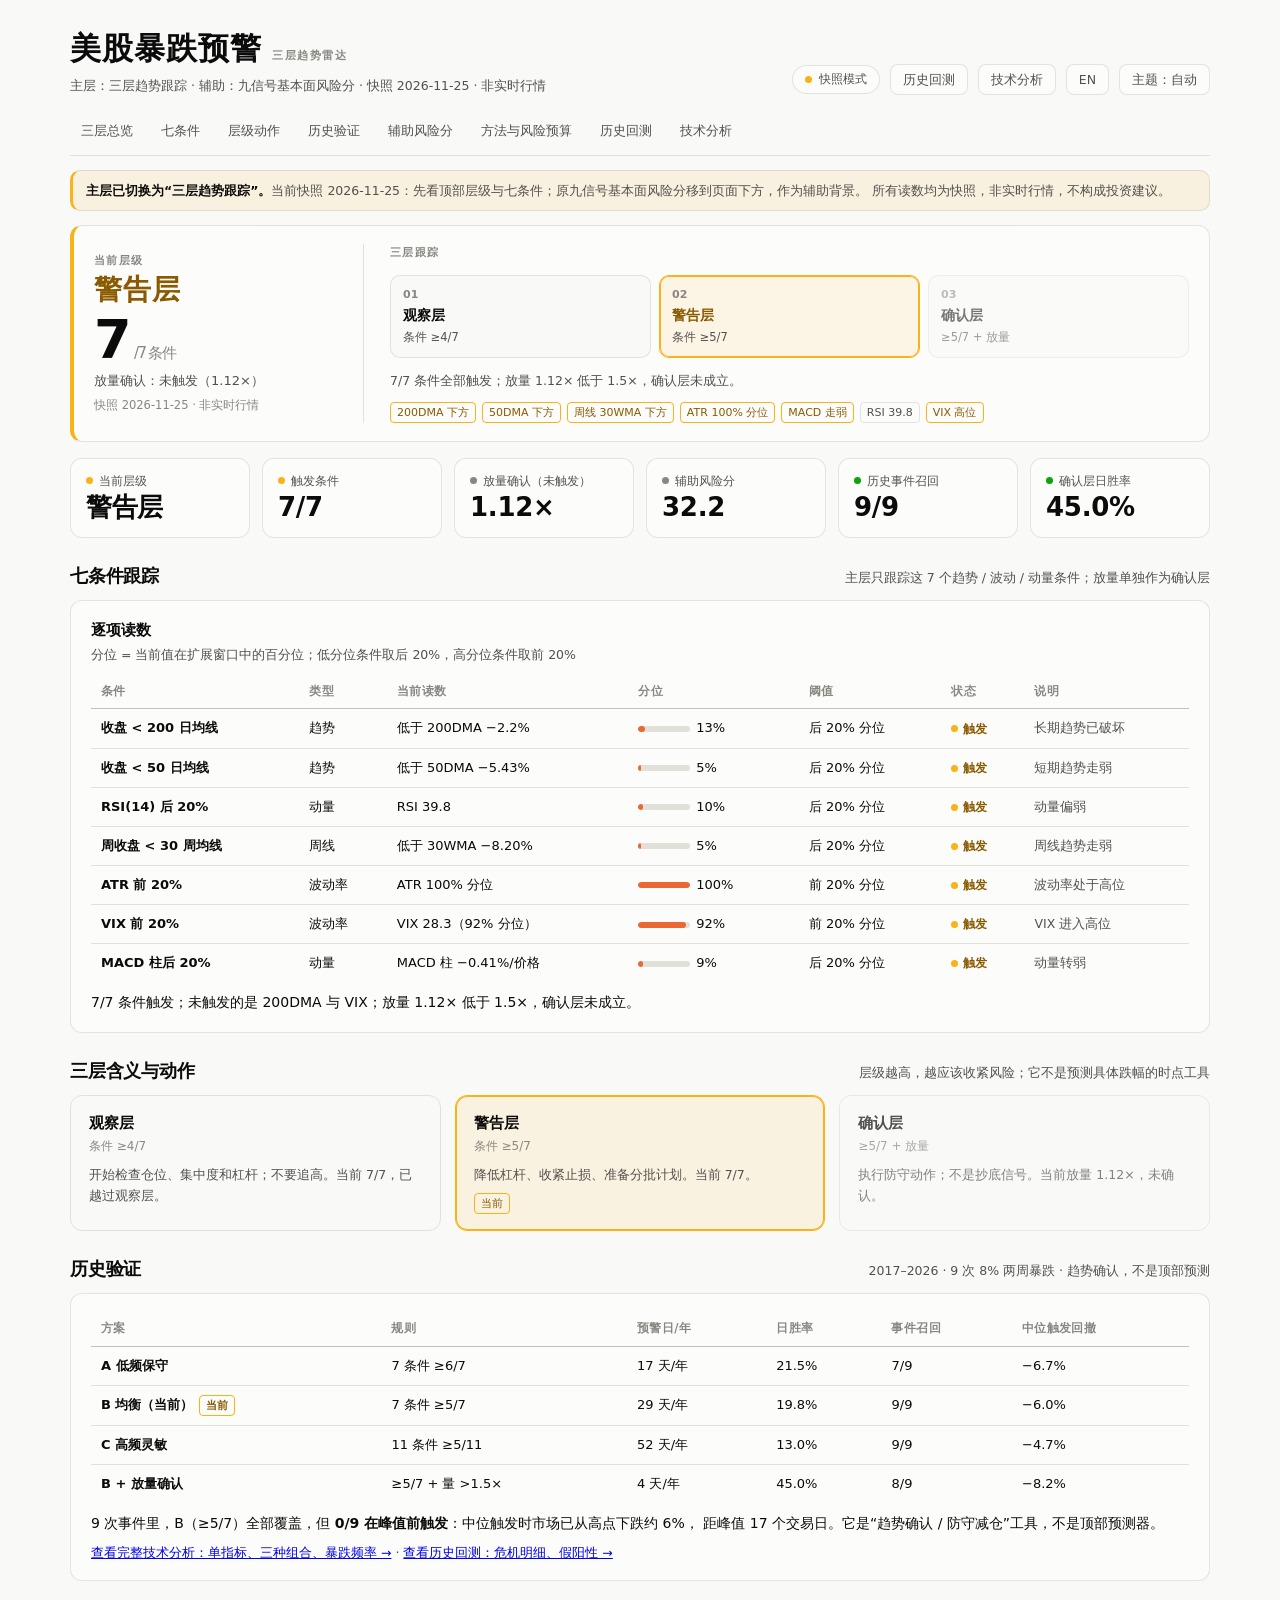
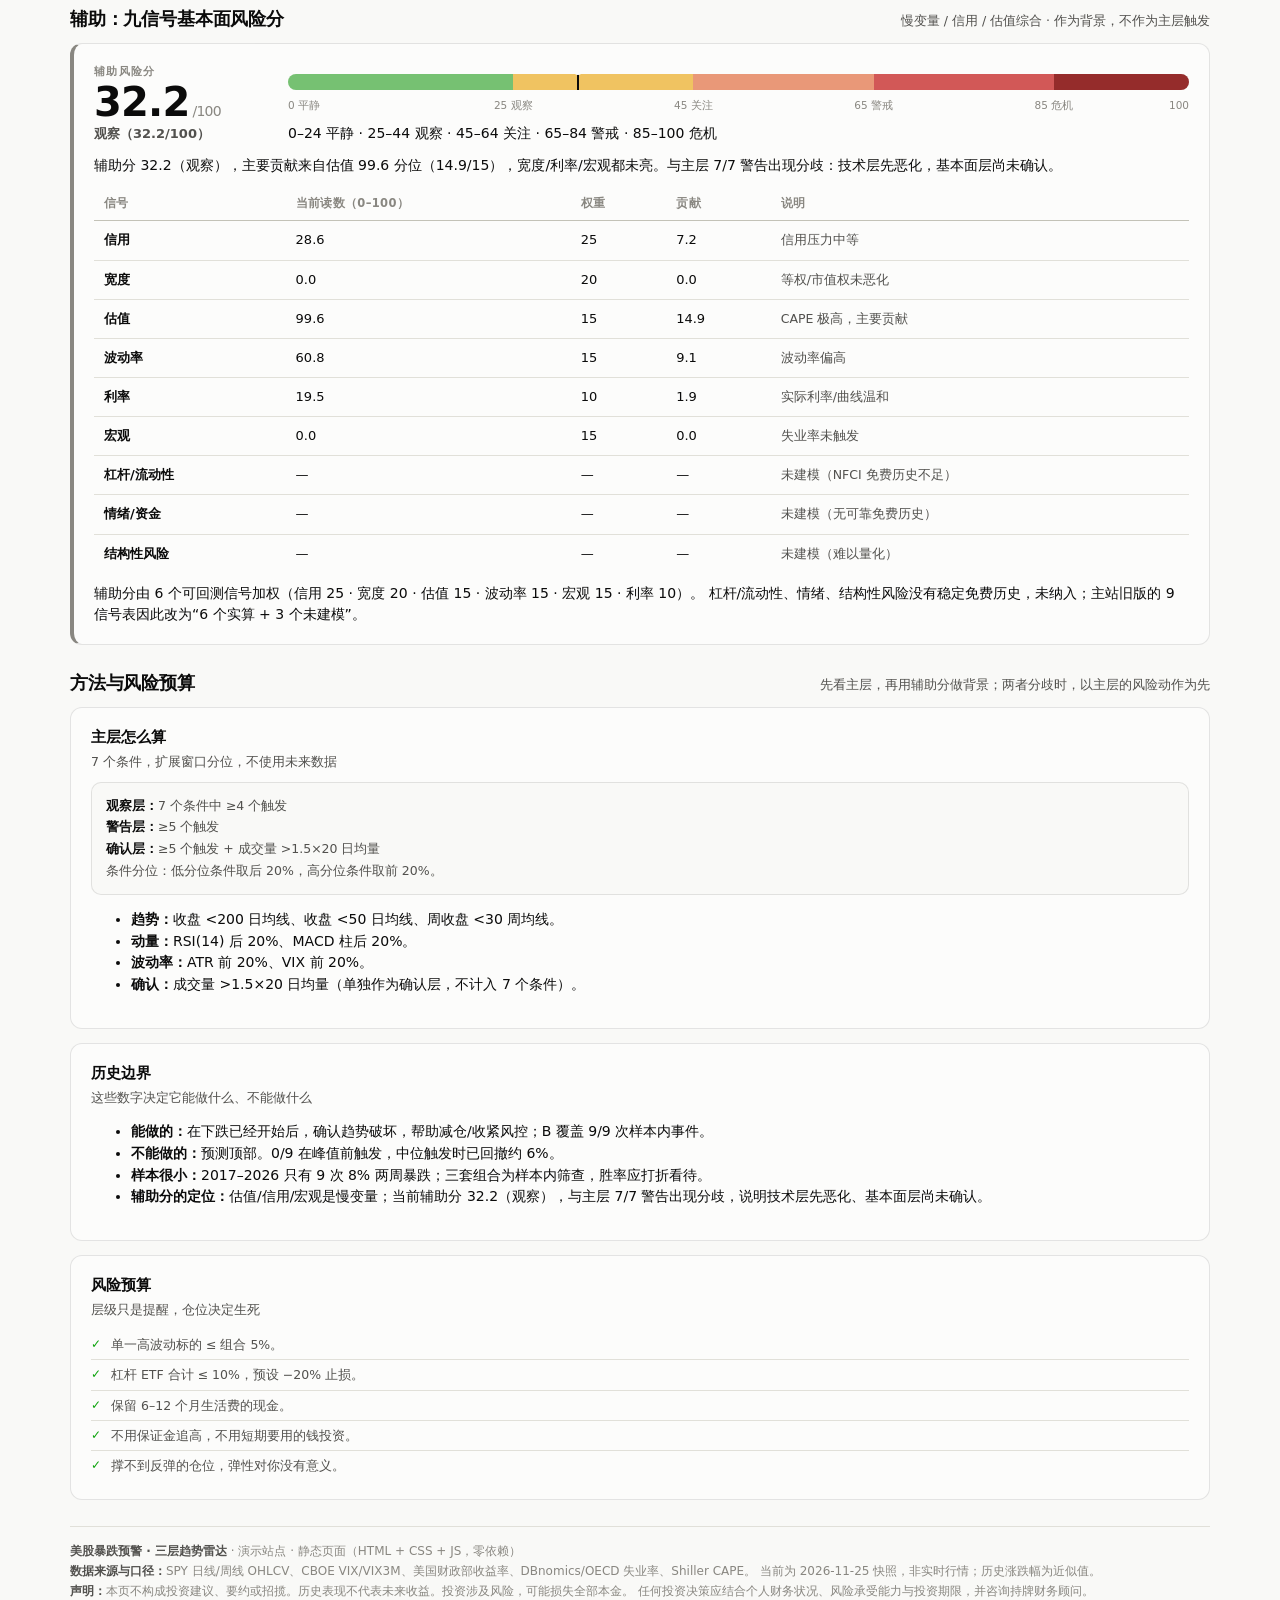
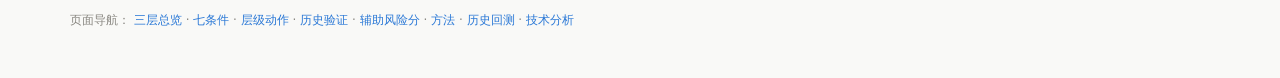
<file: index.html>
<!DOCTYPE html>
<html lang="zh-CN">
<head>
<meta charset="UTF-8">
<meta name="viewport" content="width=device-width, initial-scale=1.0">
<title>美股暴跌预警 · 三层趋势雷达</title>
<meta name="description" content="以三层趋势跟踪为主：观察层 ≥4/7、警告层 ≥5/7、确认层 ≥5/7 + 放量。原九信号基本面风险分降为辅助信息。快照数据，不构成投资建议。">
<meta name="theme-color" content="#f9f9f7" media="(prefers-color-scheme: light)">
<meta name="theme-color" content="#0d0d0d" media="(prefers-color-scheme: dark)">
<link rel="alternate" hreflang="en" href="https://wangxian111.github.io/usstockcrash/en/">
<link rel="alternate" hreflang="zh-CN" href="https://wangxian111.github.io/usstockcrash/">
<link rel="alternate" hreflang="x-default" href="https://wangxian111.github.io/usstockcrash/">
<link rel="icon" type="image/svg+xml" href="assets/favicon.svg">
<link rel="stylesheet" href="assets/site.css">
<style>
  /* 三层首页专用布局 */
  .layer-hero {
    display: grid;
    grid-template-columns: 270px 1fr;
    gap: 26px;
    align-items: stretch;
    border-left: 4px solid var(--warn);
  }
  .layer-current {
    border-right: 1px solid var(--grid);
    padding-right: 24px;
    display: flex;
    flex-direction: column;
    justify-content: center;
  }
  .layer-tier {
    font-size: 28px;
    font-weight: 750;
    letter-spacing: 0.04em;
    line-height: 1.2;
    margin-top: 4px;
    color: var(--warn-text);
  }
  .layer-score {
    font-size: 54px;
    font-weight: 750;
    line-height: 1.05;
    letter-spacing: -0.03em;
    margin: 6px 0 2px;
  }
  .layer-score small {
    font-size: 15px;
    font-weight: 500;
    color: var(--muted);
    margin-left: 4px;
  }
  .layer-sub { font-size: 13px; color: var(--ink-2); }
  .layer-note { font-size: 11.5px; color: var(--muted); margin-top: 6px; }
  .layer-right { min-width: 0; }
  .layer-ladder { display: flex; align-items: stretch; margin: 14px 0 12px; }
  .layer-step {
    flex: 1;
    border: 1px solid var(--border);
    border-radius: 10px;
    padding: 10px 12px;
    background: var(--page);
    opacity: 0.55;
  }
  .layer-step + .layer-step { margin-left: 8px; }
  .layer-step.active { opacity: 1; }
  .layer-step.current {
    border-color: var(--warn);
    background: var(--warn-soft);
    box-shadow: 0 0 0 1px var(--warn) inset;
  }
  .layer-step .ls-num { font-size: 11px; color: var(--muted); font-weight: 650; }
  .layer-step .ls-title { font-size: 14px; font-weight: 700; margin: 2px 0; }
  .layer-step .ls-rule { font-size: 11.5px; color: var(--ink-2); }
  .layer-step.current .ls-title { color: var(--warn-text); }
  .layer-summary {
    font-size: 12.5px;
    line-height: 1.75;
    color: var(--ink-2);
    margin: 6px 0 10px;
  }
  .layer-tags { display: flex; flex-wrap: wrap; gap: 6px; }

  .tier-grid { display: grid; grid-template-columns: repeat(3, 1fr); gap: 14px; }
  .tier-card {
    background: var(--surface);
    border: 1px solid var(--border);
    border-radius: 12px;
    padding: 16px 18px;
    opacity: 0.7;
  }
  .tier-card.active { opacity: 1; }
  .tier-card.current {
    border-color: var(--warn);
    background: var(--warn-soft);
    box-shadow: 0 0 0 1px var(--warn) inset;
  }
  .tier-card h3 { margin: 0; font-size: 15px; }
  .tier-card .rule { font-size: 12px; color: var(--muted); margin-top: 2px; }
  .tier-card p { font-size: 12.5px; color: var(--ink-2); line-height: 1.7; margin: 8px 0 0; }
  .tier-card .tag { margin-top: 8px; }

  .aux-card { border-left: 4px solid var(--muted); }
  .aux-head {
    display: grid;
    grid-template-columns: 170px 1fr;
    gap: 24px;
    align-items: center;
    margin-bottom: 10px;
  }
  .aux-score { font-size: 40px; font-weight: 750; line-height: 1.1; letter-spacing: -0.02em; }
  .aux-score small { font-size: 14px; font-weight: 500; color: var(--muted); margin-left: 3px; }
  .aux-band { font-size: 13px; font-weight: 650; color: var(--ink-2); }
  .aux-meter-wrap { min-width: 0; }

  @media (max-width: 900px) {
    .layer-hero { grid-template-columns: 1fr; }
    .layer-current {
      border-right: 0;
      border-bottom: 1px solid var(--grid);
      padding-right: 0;
      padding-bottom: 14px;
    }
    .layer-ladder { flex-direction: column; }
    .layer-step + .layer-step { margin-left: 0; margin-top: 6px; }
    .tier-grid { grid-template-columns: 1fr; }
    .aux-head { grid-template-columns: 1fr; }
  }
</style>
</head>
<body class="viz-root">
<div class="wrap">

  <header class="masthead">
    <div>
      <h1>美股暴跌预警 <span class="mast-tag">三层趋势雷达</span></h1>
      <div class="sub">主层：三层趋势跟踪 · 辅助：九信号基本面风险分 · 快照 <span id="updTime">—</span> · 非实时行情</div>
    </div>
    <div class="mast-right">
      <span class="src-badge"><span class="live-dot"></span> 快照模式</span>
      <a class="ghost-btn" href="backtest.html" style="text-decoration:none">历史回测</a>
      <a class="ghost-btn" href="technical.html" style="text-decoration:none">技术分析</a>
      <a class="ghost-btn" href="en/index.html" style="text-decoration:none" title="View the English version">EN</a>
      <button class="ghost-btn" id="themeBtn" type="button">主题：自动</button>
    </div>
  </header>

  <nav class="site-nav" aria-label="页面导航">
    <a href="#overview">三层总览</a>
    <a href="#conditions">七条件</a>
    <a href="#tiers">层级动作</a>
    <a href="#validation">历史验证</a>
    <a href="#auxiliary">辅助风险分</a>
    <a href="#method">方法与风险预算</a>
    <a href="backtest.html">历史回测</a>
    <a href="technical.html">技术分析</a>
  </nav>

  <div class="demo-banner" role="note">
    <strong>主层已切换为“三层趋势跟踪”。</strong>当前快照 <span id="bannerDate">—</span>：先看顶部层级与七条件；原九信号基本面风险分移到页面下方，作为辅助背景。
    所有读数均为快照，非实时行情，不构成投资建议。
  </div>

  <!-- ================= 三层总览 ================= -->
  <section id="overview" class="report-section">
    <div class="card layer-hero" id="layerHero">
      <div class="layer-current">
        <div class="eyebrow">当前层级</div>
        <div class="layer-tier" id="layerTier">警告层</div>
        <div class="layer-score"><span id="layerScore">5</span><small>/7 条件</small></div>
        <div class="layer-sub" id="layerSub">放量确认：未触发（1.03×）</div>
        <div class="layer-note">快照 <span id="layerDate">—</span> · 非实时行情</div>
      </div>
      <div class="layer-right">
        <div class="eyebrow">三层跟踪</div>
        <div class="layer-ladder" id="layerLadder">
          <div class="layer-step" data-tier="observe">
            <div class="ls-num">01</div>
            <div class="ls-title">观察层</div>
            <div class="ls-rule">条件 ≥4/7</div>
          </div>
          <div class="layer-step" data-tier="warn">
            <div class="ls-num">02</div>
            <div class="ls-title">警告层</div>
            <div class="ls-rule">条件 ≥5/7</div>
          </div>
          <div class="layer-step" data-tier="confirm">
            <div class="ls-num">03</div>
            <div class="ls-title">确认层</div>
            <div class="ls-rule">≥5/7 + 放量</div>
          </div>
        </div>
        <p class="layer-summary" id="layerSummary">加载中…</p>
        <div class="layer-tags" id="layerTags"></div>
      </div>
    </div>
  </section>

  <!-- ================= KPI ================= -->
  <section class="kpis" id="layerKpis" aria-label="三层跟踪核心指标"></section>

  <!-- ================= 七条件 ================= -->
  <section id="conditions" class="report-section">
    <div class="section-head">
      <h2>七条件跟踪</h2>
      <p class="cap">主层只跟踪这 7 个趋势 / 波动 / 动量条件；放量单独作为确认层</p>
    </div>
    <div class="card">
      <div class="card-head">
        <div>
          <h2>逐项读数</h2>
          <p class="cap">分位 = 当前值在扩展窗口中的百分位；低分位条件取后 20%，高分位条件取前 20%</p>
        </div>
      </div>
      <p class="scroll-hint">表格可左右滑动 →</p>
      <div class="tblwrap">
        <table class="sig" id="conditionTable">
          <thead>
            <tr>
              <th>条件</th><th>类型</th><th>当前读数</th><th>分位</th>
              <th>阈值</th><th>状态</th><th>说明</th>
            </tr>
          </thead>
          <tbody id="conditionRows"></tbody>
        </table>
      </div>
      <p class="tech-note" id="conditionNote" style="margin:10px 0 0">加载中…</p>
    </div>
  </section>

  <!-- ================= 层级动作 ================= -->
  <section id="tiers" class="report-section">
    <div class="section-head">
      <h2>三层含义与动作</h2>
      <p class="cap">层级越高，越应该收紧风险；它不是预测具体跌幅的时点工具</p>
    </div>
    <div class="tier-grid" id="tierCards"></div>
  </section>

  <!-- ================= 历史验证 ================= -->
  <section id="validation" class="report-section">
    <div class="section-head">
      <h2>历史验证</h2>
      <p class="cap">2017–2026 · 9 次 8% 两周暴跌 · 趋势确认，不是顶部预测</p>
    </div>
    <div class="card">
      <p class="scroll-hint">表格可左右滑动 →</p>
      <div class="tblwrap">
        <table class="sig" id="profileTable">
          <thead>
            <tr>
              <th>方案</th><th>规则</th><th>预警日/年</th>
              <th>日胜率</th><th>事件召回</th><th>中位触发回撤</th>
            </tr>
          </thead>
          <tbody id="profileRows"></tbody>
        </table>
      </div>
      <p class="tech-note" style="margin:10px 0 0">
        9 次事件里，B（≥5/7）全部覆盖，但 <b>0/9 在峰值前触发</b>：中位触发时市场已从高点下跌约 6%，
        距峰值 17 个交易日。它是“趋势确认 / 防守减仓”工具，不是顶部预测器。
      </p>
      <p class="cap" style="margin-top:8px">
        <a href="technical.html">查看完整技术分析：单指标、三种组合、暴跌频率 →</a> ·
        <a href="backtest.html">查看历史回测：危机明细、假阳性 →</a>
      </p>
    </div>
  </section>

  <!-- ================= 辅助风险分 ================= -->
  <section id="auxiliary" class="report-section">
    <div class="section-head">
      <h2>辅助：九信号基本面风险分</h2>
      <p class="cap">慢变量 / 信用 / 估值综合 · 作为背景，不作为主层触发</p>
    </div>

    <div class="card aux-card">
      <div class="aux-head">
        <div>
          <div class="eyebrow">辅助风险分</div>
          <div class="aux-score"><span id="auxScore">26.3</span><small>/100</small></div>
          <div class="aux-band" id="auxBand">观察</div>
        </div>
        <div class="aux-meter-wrap">
          <div class="risk-meter" id="auxMeter" role="img" aria-label="辅助风险分 26.3，处于观察区间">
            <div class="rm-seg rm-calm" style="width:25%"></div>
            <div class="rm-seg rm-watch" style="width:20%"></div>
            <div class="rm-seg rm-elev" style="width:20%"></div>
            <div class="rm-seg rm-alert" style="width:20%"></div>
            <div class="rm-seg rm-crisis" style="width:15%"></div>
            <div class="rm-marker" id="auxMarker" style="left:26.3%"><span></span></div>
          </div>
          <div class="risk-scale">
            <span style="left:0%">0 平静</span>
            <span style="left:25%">25 观察</span>
            <span style="left:45%">45 关注</span>
            <span style="left:65%">65 警戒</span>
            <span style="left:85%">85 危机</span>
            <span style="left:100%">100</span>
          </div>
          <p class="tech-note" style="margin:6px 0 0">0–24 平静 · 25–44 观察 · 45–64 关注 · 65–84 警戒 · 85–100 危机</p>
        </div>
      </div>

      <p class="tech-note" id="auxNote" style="margin:6px 0 10px">加载中…</p>

      <p class="scroll-hint">表格可左右滑动 →</p>
      <div class="tblwrap">
        <table class="sig">
          <thead>
            <tr><th>信号</th><th>当前读数（0–100）</th><th>权重</th><th>贡献</th><th>说明</th></tr>
          </thead>
          <tbody id="auxRows"></tbody>
        </table>
      </div>
      <p class="tech-note" style="margin:10px 0 0">
        辅助分由 6 个可回测信号加权（信用 25 · 宽度 20 · 估值 15 · 波动率 15 · 宏观 15 · 利率 10）。
        杠杆/流动性、情绪、结构性风险没有稳定免费历史，未纳入；主站旧版的 9 信号表因此改为“6 个实算 + 3 个未建模”。
      </p>
    </div>
  </section>

  <!-- ================= 方法与风险预算 ================= -->
  <section id="method" class="report-section">
    <div class="section-head">
      <h2>方法与风险预算</h2>
      <p class="cap">先看主层，再用辅助分做背景；两者分歧时，以主层的风险动作为先</p>
    </div>

    <div class="card">
      <div class="card-head">
        <div>
          <h2>主层怎么算</h2>
          <p class="cap">7 个条件，扩展窗口分位，不使用未来数据</p>
        </div>
      </div>
      <div class="formula-box" style="margin-bottom:10px">
        <b>观察层：</b>7 个条件中 ≥4 个触发<br>
        <b>警告层：</b>≥5 个触发<br>
        <b>确认层：</b>≥5 个触发 + 成交量 &gt;1.5×20 日均量<br>
        条件分位：低分位条件取后 20%，高分位条件取前 20%。
      </div>
      <ul class="tech-list">
        <li><b>趋势：</b>收盘 &lt;200 日均线、收盘 &lt;50 日均线、周收盘 &lt;30 周均线。</li>
        <li><b>动量：</b>RSI(14) 后 20%、MACD 柱后 20%。</li>
        <li><b>波动率：</b>ATR 前 20%、VIX 前 20%。</li>
        <li><b>确认：</b>成交量 &gt;1.5×20 日均量（单独作为确认层，不计入 7 个条件）。</li>
      </ul>
    </div>

    <div class="card">
      <div class="card-head">
        <div>
          <h2>历史边界</h2>
          <p class="cap">这些数字决定它能做什么、不能做什么</p>
        </div>
      </div>
      <ul class="tech-list">
        <li><b>能做的：</b>在下跌已经开始后，确认趋势破坏，帮助减仓/收紧风控；B 覆盖 9/9 次样本内事件。</li>
        <li><b>不能做的：</b>预测顶部。0/9 在峰值前触发，中位触发时已回撤约 6%。</li>
        <li><b>样本很小：</b>2017–2026 只有 9 次 8% 两周暴跌；三套组合为样本内筛查，胜率应打折看待。</li>
        <li><b>辅助分的定位：</b>估值/信用/宏观是慢变量；当前辅助分 32.2（观察），与主层 7/7 警告出现分歧，说明技术层先恶化、基本面层尚未确认。</li>
      </ul>
    </div>

    <div class="card">
      <div class="card-head">
        <div>
          <h2>风险预算</h2>
          <p class="cap">层级只是提醒，仓位决定生死</p>
        </div>
      </div>
      <ul class="checklist">
        <li>单一高波动标的 ≤ 组合 5%。</li>
        <li>杠杆 ETF 合计 ≤ 10%，预设 −20% 止损。</li>
        <li>保留 6–12 个月生活费的现金。</li>
        <li>不用保证金追高，不用短期要用的钱投资。</li>
        <li>撑不到反弹的仓位，弹性对你没有意义。</li>
      </ul>
    </div>
  </section>

  <footer>
    <b>美股暴跌预警 · 三层趋势雷达</b> · 演示站点 · 静态页面（HTML + CSS + JS，零依赖）<br>
    <b>数据来源与口径：</b>SPY 日线/周线 OHLCV、CBOE VIX/VIX3M、美国财政部收益率、DBnomics/OECD 失业率、Shiller CAPE。
    当前为 <span id="footerDate">—</span> 快照，非实时行情；历史涨跌幅为近似值。<br>
    <b>声明：</b>本页不构成投资建议、要约或招揽。历史表现不代表未来收益。投资涉及风险，可能损失全部本金。
    任何投资决策应结合个人财务状况、风险承受能力与投资期限，并咨询持牌财务顾问。<br>
    <span style="display:block;margin-top:8px">
      页面导航：
      <a href="#overview">三层总览</a> ·
      <a href="#conditions">七条件</a> ·
      <a href="#tiers">层级动作</a> ·
      <a href="#validation">历史验证</a> ·
      <a href="#auxiliary">辅助风险分</a> ·
      <a href="#method">方法</a> ·
      <a href="backtest.html">历史回测</a> ·
      <a href="technical.html">技术分析</a>
    </span>
  </footer>
</div>

<noscript>
  <div style="max-width:1140px;margin:12px auto;padding:12px;border:1px solid #d03b3b;border-radius:8px;color:#d03b3b">
    三层跟踪与辅助分需要启用 JavaScript。
  </div>
</noscript>

<script src="assets/app.js"></script>
</body>
</html>
</file>
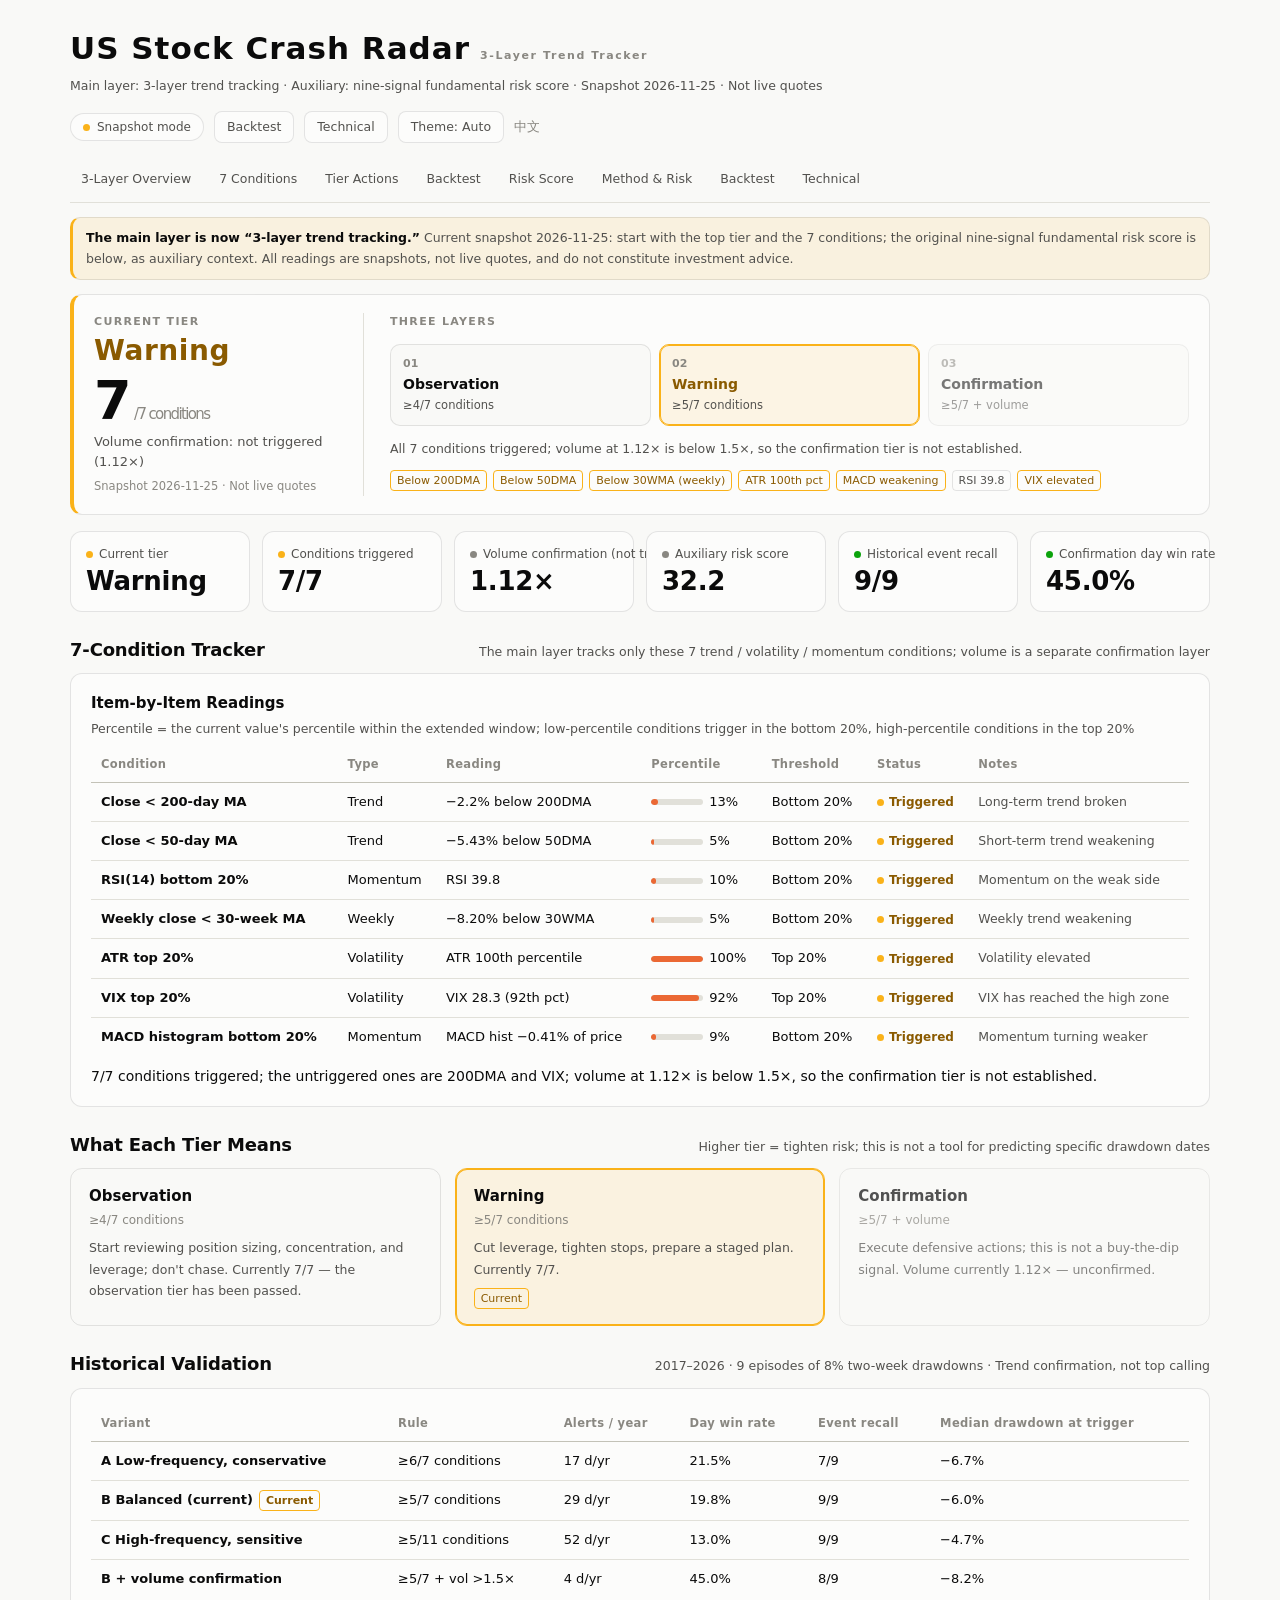
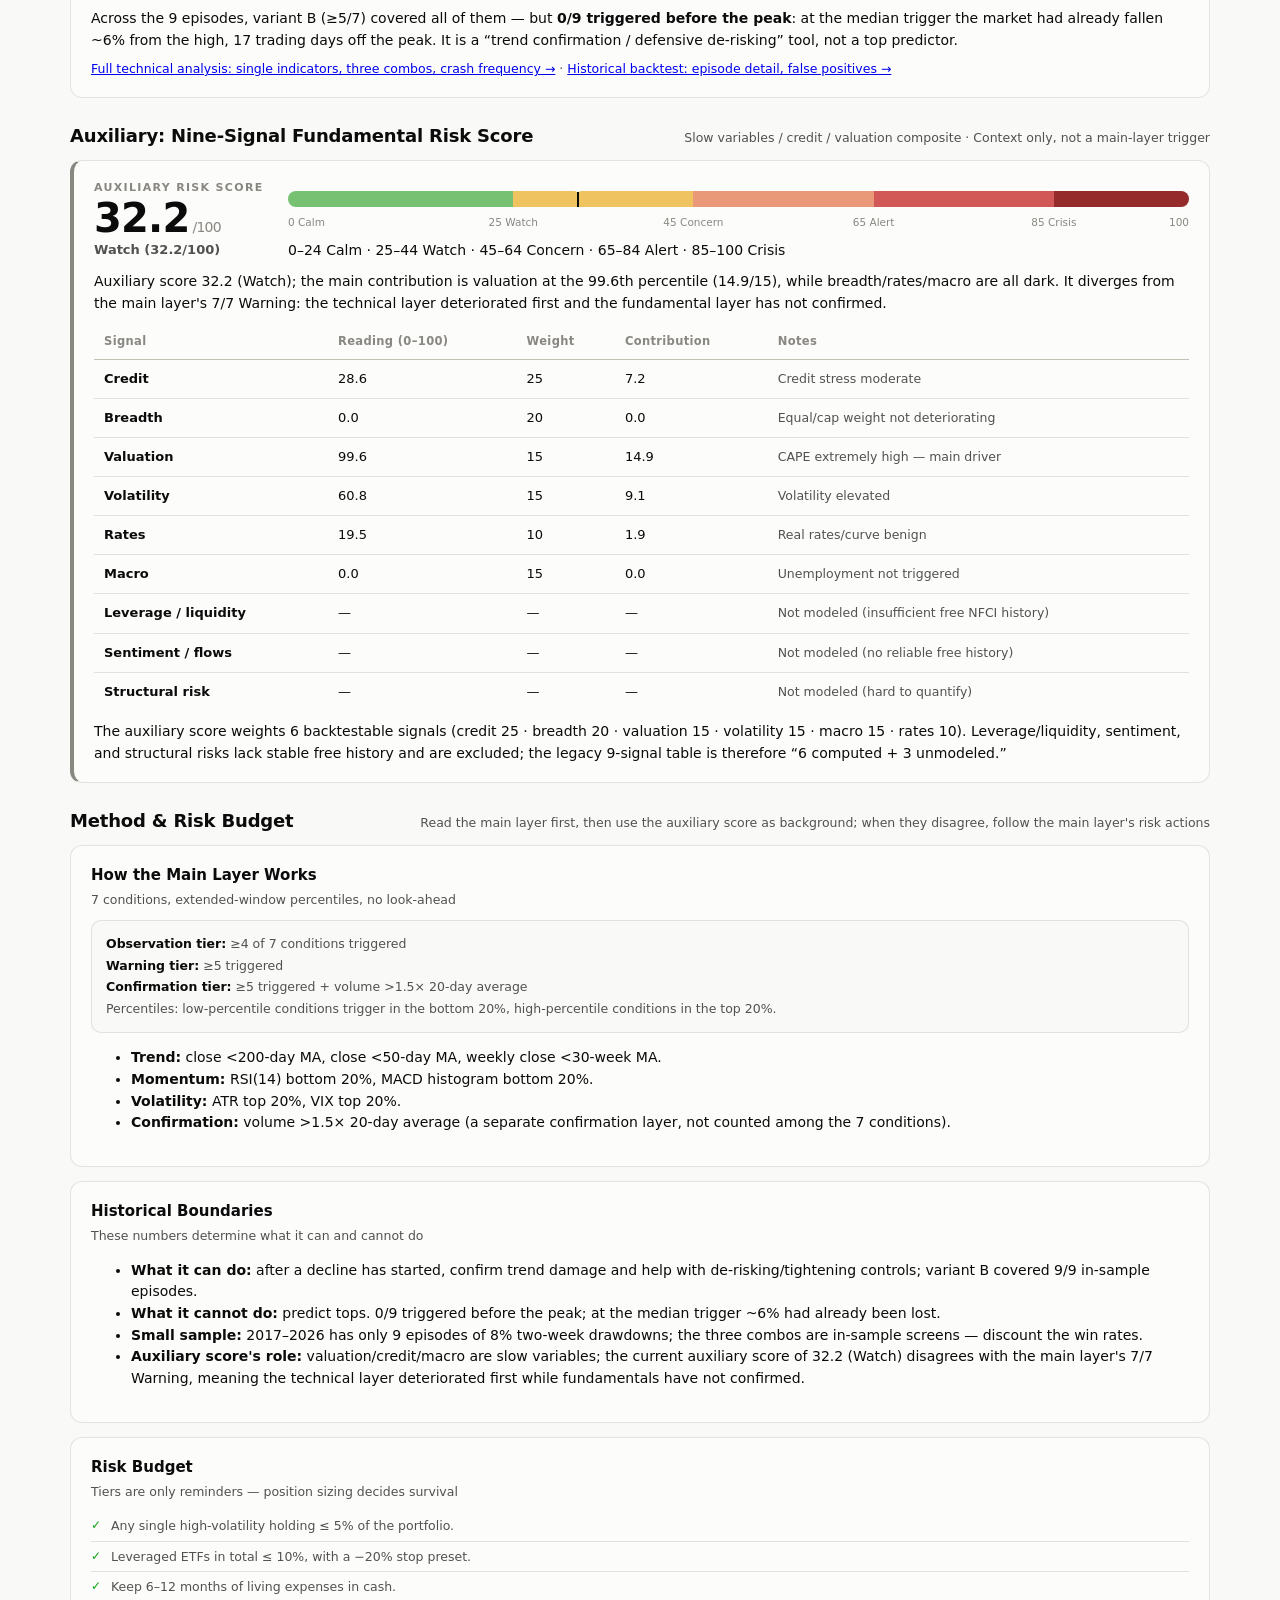
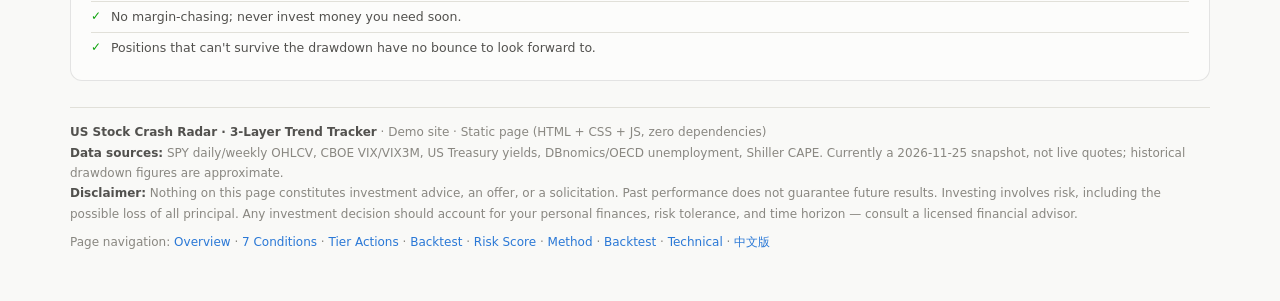
<file: en/index.html>
<!DOCTYPE html>
<html lang="en">
<head>
<meta charset="UTF-8">
<meta name="viewport" content="width=device-width, initial-scale=1.0">
<title>US Stock Crash Radar · 3-Layer Trend Dashboard</title>
<meta name="description" content="Three-layer trend tracking for US stocks: Observation ≥4/7, Warning ≥5/7, Confirmation ≥5/7 + volume. A nine-signal fundamental risk score as auxiliary context. Snapshot data, not investment advice.">
<meta name="theme-color" content="#f9f9f7" media="(prefers-color-scheme: light)">
<meta name="theme-color" content="#0d0d0d" media="(prefers-color-scheme: dark)">
<link rel="alternate" hreflang="en" href="https://wangxian111.github.io/usstockcrash/en/">
<link rel="alternate" hreflang="zh-CN" href="https://wangxian111.github.io/usstockcrash/">
<link rel="alternate" hreflang="x-default" href="https://wangxian111.github.io/usstockcrash/">
<link rel="icon" type="image/svg+xml" href="../assets/favicon.svg">
<link rel="stylesheet" href="../assets/site.css">
<style>
  /* 3-layer homepage layout */
  .layer-hero {
    display: grid;
    grid-template-columns: 270px 1fr;
    gap: 26px;
    align-items: stretch;
    border-left: 4px solid var(--warn);
  }
  .layer-current {
    border-right: 1px solid var(--grid);
    padding-right: 24px;
    display: flex;
    flex-direction: column;
    justify-content: center;
  }
  .layer-tier {
    font-size: 28px;
    font-weight: 750;
    letter-spacing: 0.02em;
    line-height: 1.2;
    margin-top: 4px;
    color: var(--warn-text);
  }
  .layer-score {
    font-size: 54px;
    font-weight: 750;
    line-height: 1.05;
    letter-spacing: -0.03em;
    margin: 6px 0 2px;
  }
  .layer-score small {
    font-size: 15px;
    font-weight: 500;
    color: var(--muted);
    margin-left: 4px;
  }
  .layer-sub { font-size: 13px; color: var(--ink-2); }
  .layer-note { font-size: 11.5px; color: var(--muted); margin-top: 6px; }
  .layer-right { min-width: 0; }
  .layer-ladder { display: flex; align-items: stretch; margin: 14px 0 12px; }
  .layer-step {
    flex: 1;
    border: 1px solid var(--border);
    border-radius: 10px;
    padding: 10px 12px;
    background: var(--page);
    opacity: 0.55;
  }
  .layer-step + .layer-step { margin-left: 8px; }
  .layer-step.active { opacity: 1; }
  .layer-step.current {
    border-color: var(--warn);
    background: var(--warn-soft);
    box-shadow: 0 0 0 1px var(--warn) inset;
  }
  .layer-step .ls-num { font-size: 11px; color: var(--muted); font-weight: 650; }
  .layer-step .ls-title { font-size: 14px; font-weight: 700; margin: 2px 0; }
  .layer-step .ls-rule { font-size: 11.5px; color: var(--ink-2); }
  .layer-step.current .ls-title { color: var(--warn-text); }
  .layer-summary {
    font-size: 12.5px;
    line-height: 1.75;
    color: var(--ink-2);
    margin: 6px 0 10px;
  }
  .layer-tags { display: flex; flex-wrap: wrap; gap: 6px; }

  .tier-grid { display: grid; grid-template-columns: repeat(3, 1fr); gap: 14px; }
  .tier-card {
    background: var(--surface);
    border: 1px solid var(--border);
    border-radius: 12px;
    padding: 16px 18px;
    opacity: 0.7;
  }
  .tier-card.active { opacity: 1; }
  .tier-card.current {
    border-color: var(--warn);
    background: var(--warn-soft);
    box-shadow: 0 0 0 1px var(--warn) inset;
  }
  .tier-card h3 { margin: 0; font-size: 15px; }
  .tier-card .rule { font-size: 12px; color: var(--muted); margin-top: 2px; }
  .tier-card p { font-size: 12.5px; color: var(--ink-2); line-height: 1.7; margin: 8px 0 0; }
  .tier-card .tag { margin-top: 8px; }

  .aux-card { border-left: 4px solid var(--muted); }
  .aux-head {
    display: grid;
    grid-template-columns: 170px 1fr;
    gap: 24px;
    align-items: center;
    margin-bottom: 10px;
  }
  .aux-score { font-size: 40px; font-weight: 750; line-height: 1.1; letter-spacing: -0.02em; }
  .aux-score small { font-size: 14px; font-weight: 500; color: var(--muted); margin-left: 3px; }
  .aux-band { font-size: 13px; font-weight: 650; color: var(--ink-2); }
  .aux-meter-wrap { min-width: 0; }

  /* Donation button styling — kept ready for when a Ko-fi / GitHub Sponsors account exists. */
  .sponsor-btn { border-color: #ea4aaa; color: #ea4aaa; }
  .sponsor-btn:hover { background: #ea4aaa; color: #fff !important; border-color: #ea4aaa !important; }
  .lang-switch { font-size: 12.5px; color: var(--muted); text-decoration: none; }

  @media (max-width: 900px) {
    .layer-hero { grid-template-columns: 1fr; }
    .layer-current {
      border-right: 0;
      border-bottom: 1px solid var(--grid);
      padding-right: 0;
      padding-bottom: 14px;
    }
    .layer-ladder { flex-direction: column; }
    .layer-step + .layer-step { margin-left: 0; margin-top: 6px; }
    .tier-grid { grid-template-columns: 1fr; }
    .aux-head { grid-template-columns: 1fr; }
  }
</style>
</head>
<body class="viz-root">
<div class="wrap">

  <header class="masthead">
    <div>
      <h1>US Stock Crash Radar <span class="mast-tag">3-Layer Trend Tracker</span></h1>
      <div class="sub">Main layer: 3-layer trend tracking · Auxiliary: nine-signal fundamental risk score · Snapshot <span id="updTime">—</span> · Not live quotes</div>
    </div>
    <div class="mast-right">
      <span class="src-badge"><span class="live-dot"></span> Snapshot mode</span>
      <a class="ghost-btn" href="backtest.html" style="text-decoration:none">Backtest</a>
      <a class="ghost-btn" href="technical.html" style="text-decoration:none">Technical</a>
      <button class="ghost-btn" id="themeBtn" type="button">Theme: Auto</button>
      <a class="lang-switch" href="../index.html" hreflang="zh-CN">中文</a>
    </div>
  </header>

  <nav class="site-nav" aria-label="Page navigation">
    <a href="#overview">3-Layer Overview</a>
    <a href="#conditions">7 Conditions</a>
    <a href="#tiers">Tier Actions</a>
    <a href="#validation">Backtest</a>
    <a href="#auxiliary">Risk Score</a>
    <a href="#method">Method &amp; Risk</a>
    <a href="backtest.html">Backtest</a>
    <a href="technical.html">Technical</a>
  </nav>

  <div class="demo-banner" role="note">
    <strong>The main layer is now “3-layer trend tracking.”</strong> Current snapshot <span id="bannerDate">—</span>: start with the top tier and the 7 conditions; the original nine-signal fundamental risk score is below, as auxiliary context.
    All readings are snapshots, not live quotes, and do not constitute investment advice.
  </div>

  <!-- ================= 3-Layer Overview ================= -->
  <section id="overview" class="report-section">
    <div class="card layer-hero" id="layerHero">
      <div class="layer-current">
        <div class="eyebrow">Current Tier</div>
        <div class="layer-tier" id="layerTier">Warning</div>
        <div class="layer-score"><span id="layerScore">5</span><small>/7 conditions</small></div>
        <div class="layer-sub" id="layerSub">Volume confirmation: not triggered (1.03×)</div>
        <div class="layer-note">Snapshot <span id="layerDate">—</span> · Not live quotes</div>
      </div>
      <div class="layer-right">
        <div class="eyebrow">Three Layers</div>
        <div class="layer-ladder" id="layerLadder">
          <div class="layer-step" data-tier="observe">
            <div class="ls-num">01</div>
            <div class="ls-title">Observation</div>
            <div class="ls-rule">≥4/7 conditions</div>
          </div>
          <div class="layer-step" data-tier="warn">
            <div class="ls-num">02</div>
            <div class="ls-title">Warning</div>
            <div class="ls-rule">≥5/7 conditions</div>
          </div>
          <div class="layer-step" data-tier="confirm">
            <div class="ls-num">03</div>
            <div class="ls-title">Confirmation</div>
            <div class="ls-rule">≥5/7 + volume</div>
          </div>
        </div>
        <p class="layer-summary" id="layerSummary">Loading…</p>
        <div class="layer-tags" id="layerTags"></div>
      </div>
    </div>
  </section>

  <!-- ================= KPI ================= -->
  <section class="kpis" id="layerKpis" aria-label="3-layer tracking core metrics"></section>

  <!-- ================= 7 Conditions ================= -->
  <section id="conditions" class="report-section">
    <div class="section-head">
      <h2>7-Condition Tracker</h2>
      <p class="cap">The main layer tracks only these 7 trend / volatility / momentum conditions; volume is a separate confirmation layer</p>
    </div>
    <div class="card">
      <div class="card-head">
        <div>
          <h2>Item-by-Item Readings</h2>
          <p class="cap">Percentile = the current value's percentile within the extended window; low-percentile conditions trigger in the bottom 20%, high-percentile conditions in the top 20%</p>
        </div>
      </div>
      <p class="scroll-hint">Table scrolls horizontally →</p>
      <div class="tblwrap">
        <table class="sig" id="conditionTable">
          <thead>
            <tr>
              <th>Condition</th><th>Type</th><th>Reading</th><th>Percentile</th>
              <th>Threshold</th><th>Status</th><th>Notes</th>
            </tr>
          </thead>
          <tbody id="conditionRows"></tbody>
        </table>
      </div>
      <p class="tech-note" id="conditionNote" style="margin:10px 0 0">Loading…</p>
    </div>
  </section>

  <!-- ================= Tier Actions ================= -->
  <section id="tiers" class="report-section">
    <div class="section-head">
      <h2>What Each Tier Means</h2>
      <p class="cap">Higher tier = tighten risk; this is not a tool for predicting specific drawdown dates</p>
    </div>
    <div class="tier-grid" id="tierCards"></div>
  </section>

  <!-- ================= Historical Validation ================= -->
  <section id="validation" class="report-section">
    <div class="section-head">
      <h2>Historical Validation</h2>
      <p class="cap">2017–2026 · 9 episodes of 8% two-week drawdowns · Trend confirmation, not top calling</p>
    </div>
    <div class="card">
      <p class="scroll-hint">Table scrolls horizontally →</p>
      <div class="tblwrap">
        <table class="sig" id="profileTable">
          <thead>
            <tr>
              <th>Variant</th><th>Rule</th><th>Alerts / year</th>
              <th>Day win rate</th><th>Event recall</th><th>Median drawdown at trigger</th>
            </tr>
          </thead>
          <tbody id="profileRows"></tbody>
        </table>
      </div>
      <p class="tech-note" style="margin:10px 0 0">
        Across the 9 episodes, variant B (≥5/7) covered all of them — but <b>0/9 triggered before the peak</b>: at the median trigger the market had already fallen ~6% from the high,
        17 trading days off the peak. It is a “trend confirmation / defensive de-risking” tool, not a top predictor.
      </p>
      <p class="cap" style="margin-top:8px">
        <a href="technical.html">Full technical analysis: single indicators, three combos, crash frequency →</a> ·
        <a href="backtest.html">Historical backtest: episode detail, false positives →</a>
      </p>
    </div>
  </section>

  <!-- ================= Auxiliary Risk Score ================= -->
  <section id="auxiliary" class="report-section">
    <div class="section-head">
      <h2>Auxiliary: Nine-Signal Fundamental Risk Score</h2>
      <p class="cap">Slow variables / credit / valuation composite · Context only, not a main-layer trigger</p>
    </div>

    <div class="card aux-card">
      <div class="aux-head">
        <div>
          <div class="eyebrow">Auxiliary Risk Score</div>
          <div class="aux-score"><span id="auxScore">26.3</span><small>/100</small></div>
          <div class="aux-band" id="auxBand">Watch</div>
        </div>
        <div class="aux-meter-wrap">
          <div class="risk-meter" id="auxMeter" role="img" aria-label="Auxiliary risk score 26.3, watch zone">
            <div class="rm-seg rm-calm" style="width:25%"></div>
            <div class="rm-seg rm-watch" style="width:20%"></div>
            <div class="rm-seg rm-elev" style="width:20%"></div>
            <div class="rm-seg rm-alert" style="width:20%"></div>
            <div class="rm-seg rm-crisis" style="width:15%"></div>
            <div class="rm-marker" id="auxMarker" style="left:26.3%"><span></span></div>
          </div>
          <div class="risk-scale">
            <span style="left:0%">0 Calm</span>
            <span style="left:25%">25 Watch</span>
            <span style="left:45%">45 Concern</span>
            <span style="left:65%">65 Alert</span>
            <span style="left:85%">85 Crisis</span>
            <span style="left:100%">100</span>
          </div>
          <p class="tech-note" style="margin:6px 0 0">0–24 Calm · 25–44 Watch · 45–64 Concern · 65–84 Alert · 85–100 Crisis</p>
        </div>
      </div>

      <p class="tech-note" id="auxNote" style="margin:6px 0 10px">Loading…</p>

      <p class="scroll-hint">Table scrolls horizontally →</p>
      <div class="tblwrap">
        <table class="sig">
          <thead>
            <tr><th>Signal</th><th>Reading (0–100)</th><th>Weight</th><th>Contribution</th><th>Notes</th></tr>
          </thead>
          <tbody id="auxRows"></tbody>
        </table>
      </div>
      <p class="tech-note" style="margin:10px 0 0">
        The auxiliary score weights 6 backtestable signals (credit 25 · breadth 20 · valuation 15 · volatility 15 · macro 15 · rates 10).
        Leverage/liquidity, sentiment, and structural risks lack stable free history and are excluded; the legacy 9-signal table is therefore “6 computed + 3 unmodeled.”
      </p>
    </div>
  </section>

  <!-- ================= Method & Risk Budget ================= -->
  <section id="method" class="report-section">
    <div class="section-head">
      <h2>Method &amp; Risk Budget</h2>
      <p class="cap">Read the main layer first, then use the auxiliary score as background; when they disagree, follow the main layer's risk actions</p>
    </div>

    <div class="card">
      <div class="card-head">
        <div>
          <h2>How the Main Layer Works</h2>
          <p class="cap">7 conditions, extended-window percentiles, no look-ahead</p>
        </div>
      </div>
      <div class="formula-box" style="margin-bottom:10px">
        <b>Observation tier:</b> ≥4 of 7 conditions triggered<br>
        <b>Warning tier:</b> ≥5 triggered<br>
        <b>Confirmation tier:</b> ≥5 triggered + volume &gt;1.5× 20-day average<br>
        Percentiles: low-percentile conditions trigger in the bottom 20%, high-percentile conditions in the top 20%.
      </div>
      <ul class="tech-list">
        <li><b>Trend:</b> close &lt;200-day MA, close &lt;50-day MA, weekly close &lt;30-week MA.</li>
        <li><b>Momentum:</b> RSI(14) bottom 20%, MACD histogram bottom 20%.</li>
        <li><b>Volatility:</b> ATR top 20%, VIX top 20%.</li>
        <li><b>Confirmation:</b> volume &gt;1.5× 20-day average (a separate confirmation layer, not counted among the 7 conditions).</li>
      </ul>
    </div>

    <div class="card">
      <div class="card-head">
        <div>
          <h2>Historical Boundaries</h2>
          <p class="cap">These numbers determine what it can and cannot do</p>
        </div>
      </div>
      <ul class="tech-list">
        <li><b>What it can do:</b> after a decline has started, confirm trend damage and help with de-risking/tightening controls; variant B covered 9/9 in-sample episodes.</li>
        <li><b>What it cannot do:</b> predict tops. 0/9 triggered before the peak; at the median trigger ~6% had already been lost.</li>
        <li><b>Small sample:</b> 2017–2026 has only 9 episodes of 8% two-week drawdowns; the three combos are in-sample screens — discount the win rates.</li>
        <li><b>Auxiliary score's role:</b> valuation/credit/macro are slow variables; the current auxiliary score of 32.2 (Watch) disagrees with the main layer's 7/7 Warning, meaning the technical layer deteriorated first while fundamentals have not confirmed.</li>
      </ul>
    </div>

    <div class="card">
      <div class="card-head">
        <div>
          <h2>Risk Budget</h2>
          <p class="cap">Tiers are only reminders — position sizing decides survival</p>
        </div>
      </div>
      <ul class="checklist">
        <li>Any single high-volatility holding ≤ 5% of the portfolio.</li>
        <li>Leveraged ETFs in total ≤ 10%, with a −20% stop preset.</li>
        <li>Keep 6–12 months of living expenses in cash.</li>
        <li>No margin-chasing; never invest money you need soon.</li>
        <li>Positions that can't survive the drawdown have no bounce to look forward to.</li>
      </ul>
    </div>
  </section>

  <footer>
    <b>US Stock Crash Radar · 3-Layer Trend Tracker</b> · Demo site · Static page (HTML + CSS + JS, zero dependencies)<br>
    <b>Data sources:</b> SPY daily/weekly OHLCV, CBOE VIX/VIX3M, US Treasury yields, DBnomics/OECD unemployment, Shiller CAPE.
    Currently a <span id="footerDate">—</span> snapshot, not live quotes; historical drawdown figures are approximate.<br>
    <b>Disclaimer:</b> Nothing on this page constitutes investment advice, an offer, or a solicitation. Past performance does not guarantee future results. Investing involves risk, including the possible loss of all principal.
    Any investment decision should account for your personal finances, risk tolerance, and time horizon — consult a licensed financial advisor.<br>
    <span style="display:block;margin-top:8px">
      Page navigation:
      <a href="#overview">Overview</a> ·
      <a href="#conditions">7 Conditions</a> ·
      <a href="#tiers">Tier Actions</a> ·
      <a href="#validation">Backtest</a> ·
      <a href="#auxiliary">Risk Score</a> ·
      <a href="#method">Method</a> ·
      <a href="backtest.html">Backtest</a> ·
      <a href="technical.html">Technical</a> ·
      <a href="../index.html" hreflang="zh-CN">中文版</a>
    </span>
  </footer>
</div>

<noscript>
  <div style="max-width:1140px;margin:12px auto;padding:12px;border:1px solid #d03b3b;border-radius:8px;color:#d03b3b">
    The 3-layer tracker and auxiliary score require JavaScript.
  </div>
</noscript>

<script src="assets/app.js"></script>
</body>
</html>
</file>
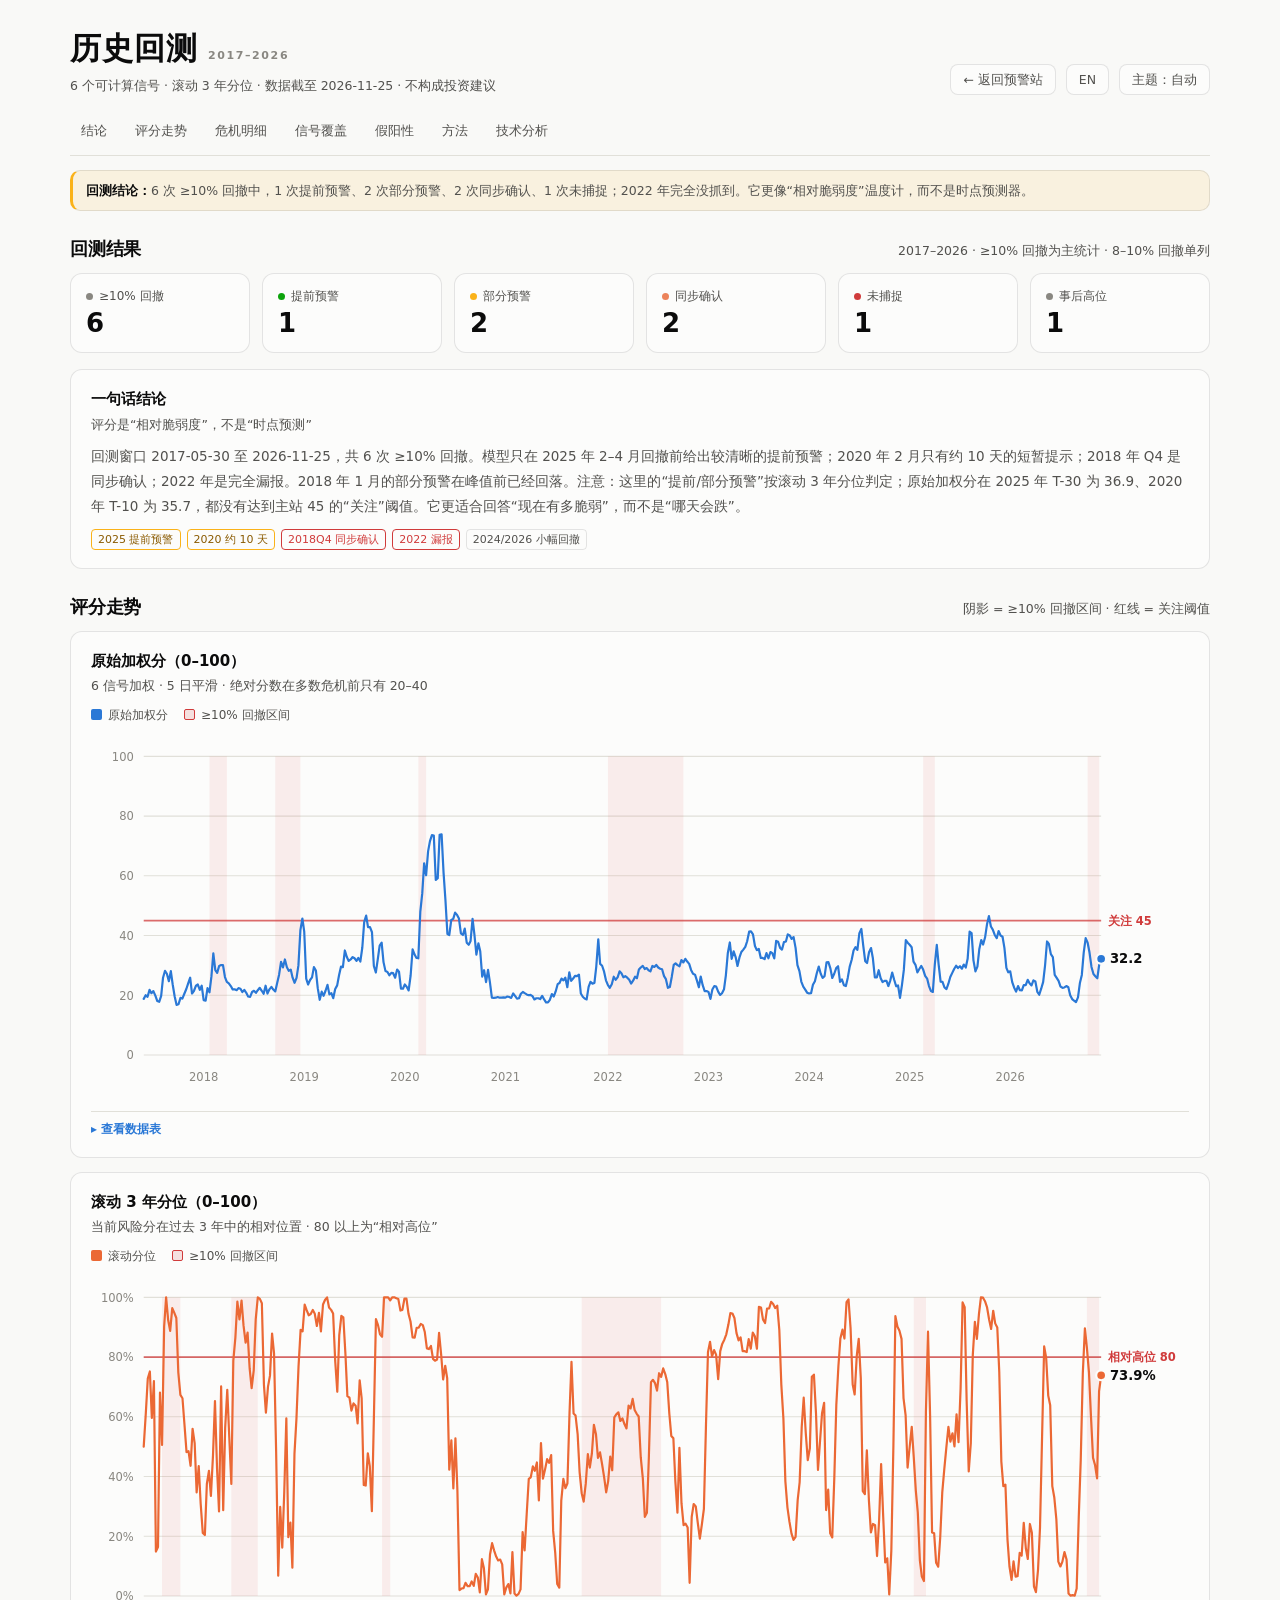
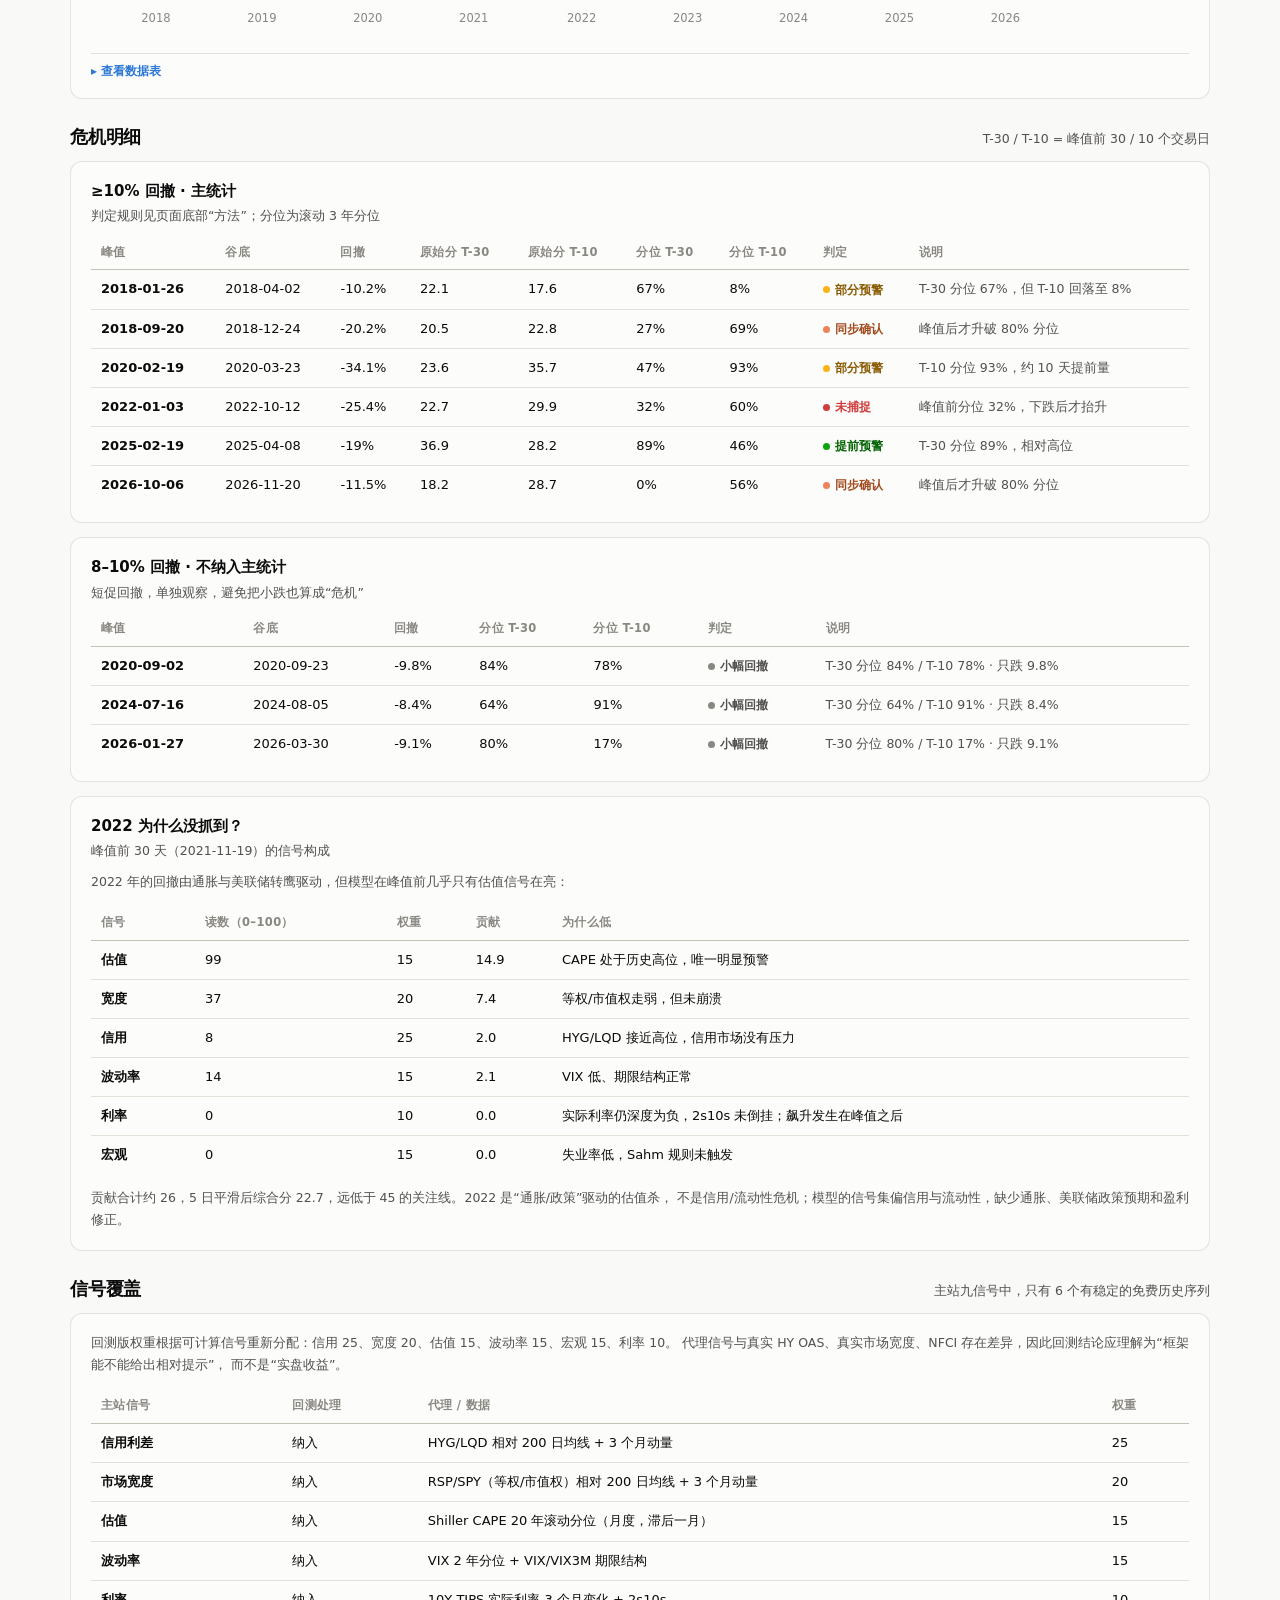
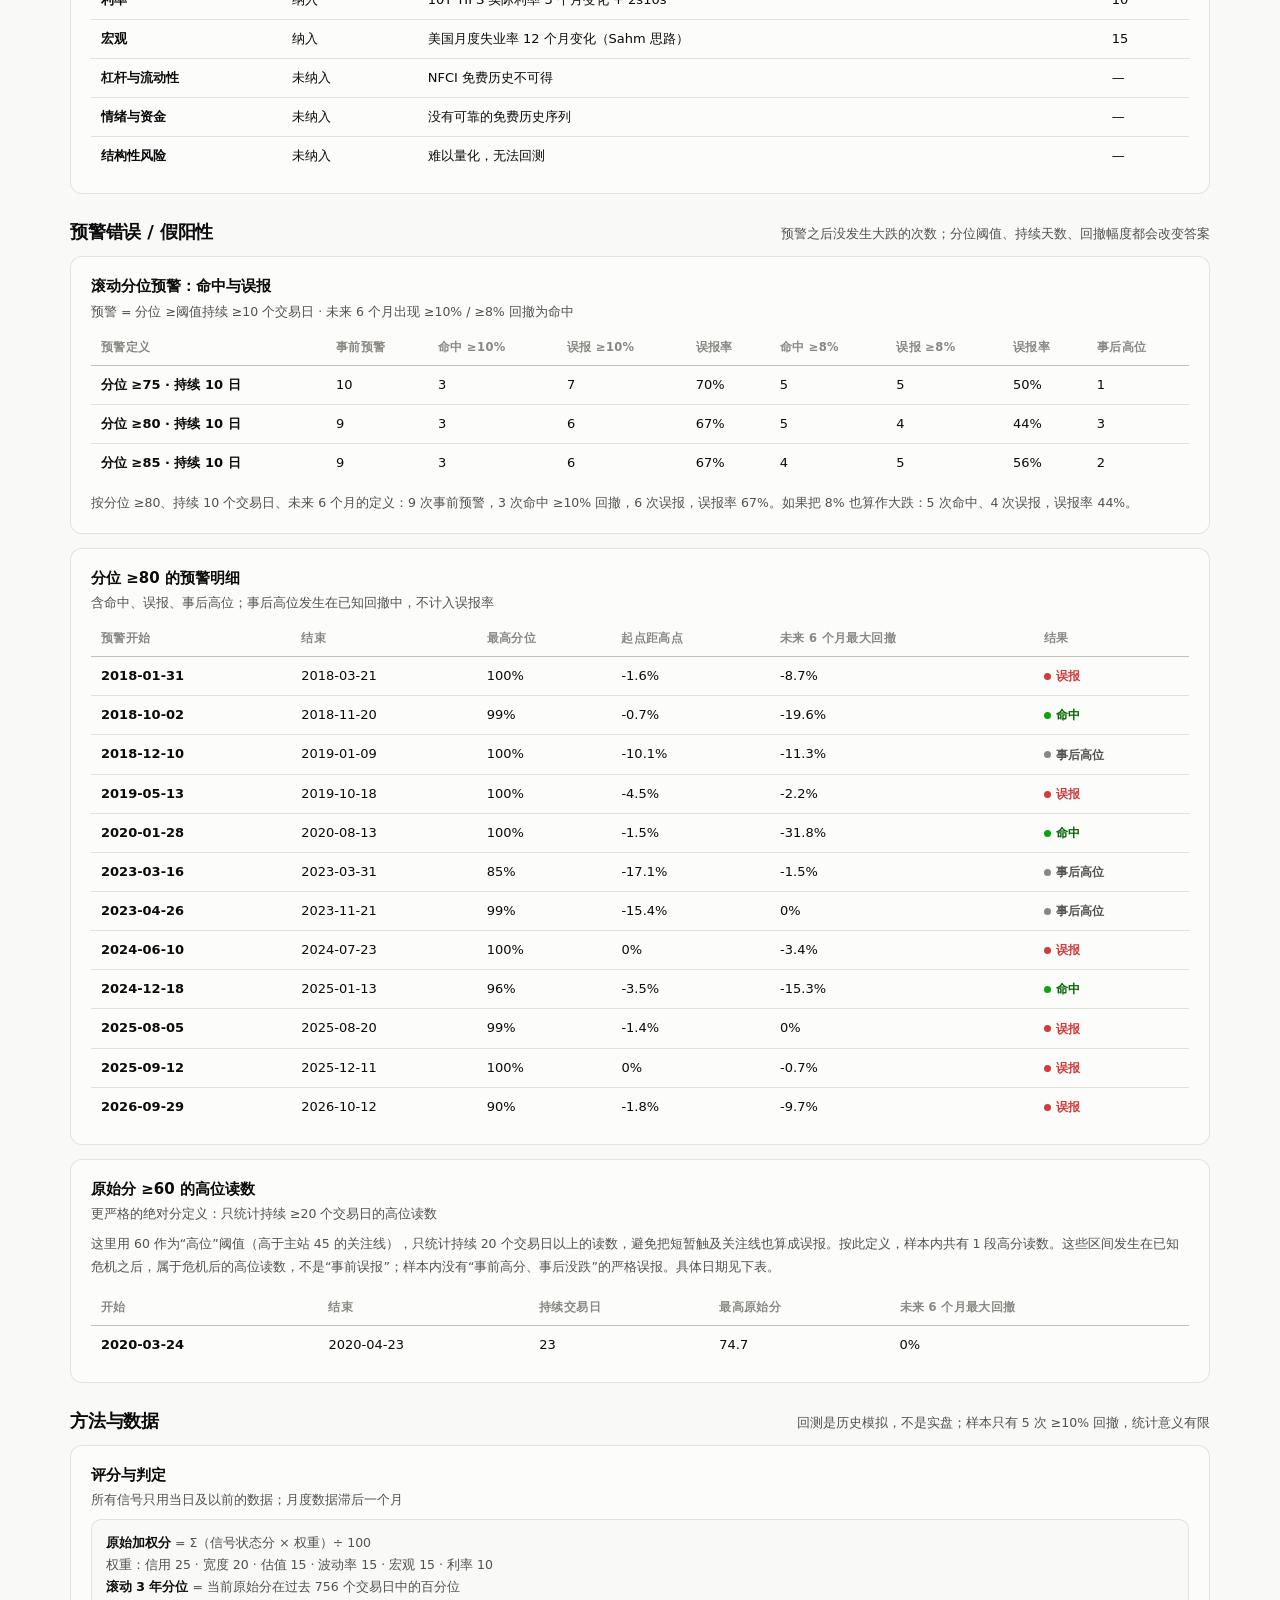
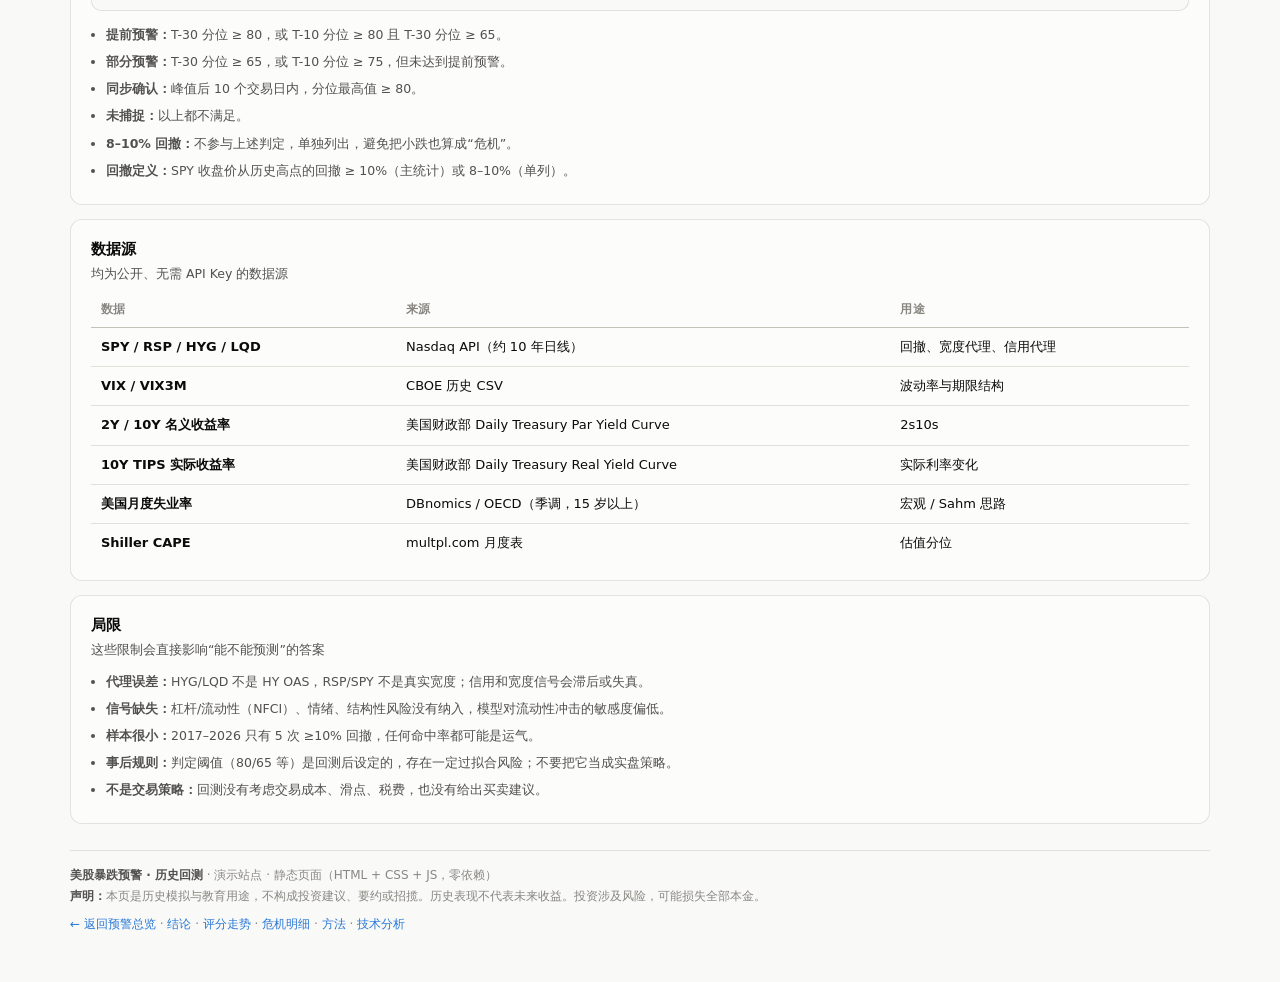
<file: backtest.html>
<!DOCTYPE html>
<html lang="zh-CN">
<head>
<meta charset="UTF-8">
<meta name="viewport" content="width=device-width, initial-scale=1.0">
<title>历史回测 · 美股暴跌预警</title>
<meta name="description" content="2017–2026 美股回撤回测：6 个可计算信号、滚动 3 年分位、5 次 ≥10% 回撤的预警表现。演示与教育用途，不构成投资建议。">
<meta name="theme-color" content="#f9f9f7" media="(prefers-color-scheme: light)">
<meta name="theme-color" content="#0d0d0d" media="(prefers-color-scheme: dark)">
<link rel="alternate" hreflang="en" href="https://wangxian111.github.io/usstockcrash/en/backtest.html">
<link rel="alternate" hreflang="zh-CN" href="https://wangxian111.github.io/usstockcrash/backtest.html">
<link rel="alternate" hreflang="x-default" href="https://wangxian111.github.io/usstockcrash/backtest.html">
<link rel="icon" type="image/svg+xml" href="assets/favicon.svg">
<link rel="stylesheet" href="assets/site.css">
<style>
  .bt-episodes { min-width: 980px; }
  .bt-sharp { min-width: 760px; }
  .bt-fp { min-width: 720px; }
  .bt-note { font-size: 12.5px; color: var(--ink-2); line-height: 1.8; }
  .bt-note b { color: var(--ink); }
  .bt-method-list { margin: 0; padding-left: 1.2em; color: var(--ink-2); font-size: 12.5px; line-height: 1.85; }
  .bt-method-list li { margin-bottom: 4px; }
</style>
</head>
<body class="viz-root">
<div class="wrap">

  <header class="masthead">
    <div>
      <h1>历史回测 <span class="mast-tag">2017–2026</span></h1>
      <div class="sub">6 个可计算信号 · 滚动 3 年分位 · 数据截至 <span id="btAsOf">—</span> · 不构成投资建议</div>
    </div>
    <div class="mast-right">
      <a class="ghost-btn" href="index.html" style="text-decoration:none">← 返回预警站</a>
      <a class="ghost-btn" href="en/backtest.html" style="text-decoration:none" title="View the English version">EN</a>
      <button class="ghost-btn" id="themeBtn" type="button">主题：自动</button>
    </div>
  </header>

  <nav class="site-nav" aria-label="页面导航">
    <a href="#bt-summary">结论</a>
    <a href="#bt-score">评分走势</a>
    <a href="#bt-episodes">危机明细</a>
    <a href="#bt-coverage">信号覆盖</a>
    <a href="#bt-fp">假阳性</a>
    <a href="#bt-method">方法</a>
    <a href="technical.html">技术分析</a>
  </nav>

  <div class="demo-banner" role="note">
    <strong>回测结论：</strong><span id="btBannerText">加载中…</span>
  </div>

  <!-- ================= 结论 ================= -->
  <section id="bt-summary" class="report-section">
    <div class="section-head">
      <h2>回测结果</h2>
      <p class="cap">2017–2026 · ≥10% 回撤为主统计 · 8–10% 回撤单列</p>
    </div>

    <div class="kpis" id="btKpis" aria-label="回测统计"></div>

    <div class="card">
      <div class="card-head">
        <div>
          <h2>一句话结论</h2>
          <p class="cap">评分是“相对脆弱度”，不是“时点预测”</p>
        </div>
      </div>
      <p id="btConclusion" style="font-size:13.5px;line-height:1.85;color:var(--ink-2);margin:0 0 10px">
        加载中…
      </p>
      <div class="alert-tags" id="btTags"></div>
    </div>
  </section>

  <!-- ================= 评分走势 ================= -->
  <section id="bt-score" class="report-section">
    <div class="section-head">
      <h2>评分走势</h2>
      <p class="cap">阴影 = ≥10% 回撤区间 · 红线 = 关注阈值</p>
    </div>

    <div class="card">
      <div class="card-head">
        <div>
          <h2>原始加权分（0–100）</h2>
          <p class="cap">6 信号加权 · 5 日平滑 · 绝对分数在多数危机前只有 20–40</p>
        </div>
      </div>
      <div class="legend" aria-label="图例">
        <span class="k"><span class="kbox" style="background:var(--s1)"></span>原始加权分</span>
        <span class="k"><span class="kbox" style="background:rgba(208,59,59,.14);border:1px solid var(--crit)"></span>≥10% 回撤区间</span>
      </div>
      <div class="chartbox" id="btChartRaw"></div>
    </div>

    <div class="card">
      <div class="card-head">
        <div>
          <h2>滚动 3 年分位（0–100）</h2>
          <p class="cap">当前风险分在过去 3 年中的相对位置 · 80 以上为“相对高位”</p>
        </div>
      </div>
      <div class="legend" aria-label="图例">
        <span class="k"><span class="kbox" style="background:var(--s2)"></span>滚动分位</span>
        <span class="k"><span class="kbox" style="background:rgba(208,59,59,.14);border:1px solid var(--crit)"></span>≥10% 回撤区间</span>
      </div>
      <div class="chartbox" id="btChartPct"></div>
    </div>
  </section>

  <!-- ================= 危机明细 ================= -->
  <section id="bt-episodes" class="report-section">
    <div class="section-head">
      <h2>危机明细</h2>
      <p class="cap">T-30 / T-10 = 峰值前 30 / 10 个交易日</p>
    </div>

    <div class="card">
      <div class="card-head">
        <div>
          <h2>≥10% 回撤 · 主统计</h2>
          <p class="cap">判定规则见页面底部“方法”；分位为滚动 3 年分位</p>
        </div>
      </div>
      <p class="scroll-hint">表格可左右滑动 →</p>
      <div class="tblwrap">
        <table class="sig bt-episodes">
          <thead>
            <tr>
              <th>峰值</th><th>谷底</th><th>回撤</th>
              <th>原始分 T-30</th><th>原始分 T-10</th>
              <th>分位 T-30</th><th>分位 T-10</th>
              <th>判定</th><th>说明</th>
            </tr>
          </thead>
          <tbody id="btMajorRows"></tbody>
        </table>
      </div>
    </div>

    <div class="card">
      <div class="card-head">
        <div>
          <h2>8–10% 回撤 · 不纳入主统计</h2>
          <p class="cap">短促回撤，单独观察，避免把小跌也算成“危机”</p>
        </div>
      </div>
      <p class="scroll-hint">表格可左右滑动 →</p>
      <div class="tblwrap">
        <table class="sig bt-sharp">
          <thead>
            <tr>
              <th>峰值</th><th>谷底</th><th>回撤</th>
              <th>分位 T-30</th><th>分位 T-10</th><th>判定</th><th>说明</th>
            </tr>
          </thead>
          <tbody id="btSharpRows"></tbody>
        </table>
      </div>
    </div>

    <div class="card">
      <div class="card-head">
        <div>
          <h2>2022 为什么没抓到？</h2>
          <p class="cap">峰值前 30 天（2021-11-19）的信号构成</p>
        </div>
      </div>
      <p class="bt-note" style="margin-top:0">
        2022 年的回撤由通胀与美联储转鹰驱动，但模型在峰值前几乎只有估值信号在亮：
      </p>
      <div class="tblwrap">
        <table class="sig" style="min-width:860px">
          <thead>
            <tr><th>信号</th><th>读数（0–100）</th><th>权重</th><th>贡献</th><th>为什么低</th></tr>
          </thead>
          <tbody>
            <tr><td>估值</td><td>99</td><td>15</td><td>14.9</td><td>CAPE 处于历史高位，唯一明显预警</td></tr>
            <tr><td>宽度</td><td>37</td><td>20</td><td>7.4</td><td>等权/市值权走弱，但未崩溃</td></tr>
            <tr><td>信用</td><td>8</td><td>25</td><td>2.0</td><td>HYG/LQD 接近高位，信用市场没有压力</td></tr>
            <tr><td>波动率</td><td>14</td><td>15</td><td>2.1</td><td>VIX 低、期限结构正常</td></tr>
            <tr><td>利率</td><td>0</td><td>10</td><td>0.0</td><td>实际利率仍深度为负，2s10s 未倒挂；飙升发生在峰值之后</td></tr>
            <tr><td>宏观</td><td>0</td><td>15</td><td>0.0</td><td>失业率低，Sahm 规则未触发</td></tr>
          </tbody>
        </table>
      </div>
      <p class="bt-note" style="margin-bottom:0">
        贡献合计约 26，5 日平滑后综合分 22.7，远低于 45 的关注线。2022 是“通胀/政策”驱动的估值杀，
        不是信用/流动性危机；模型的信号集偏信用与流动性，缺少通胀、美联储政策预期和盈利修正。
      </p>
    </div>
  </section>

  <!-- ================= 信号覆盖 ================= -->
  <section id="bt-coverage" class="report-section">
    <div class="section-head">
      <h2>信号覆盖</h2>
      <p class="cap">主站九信号中，只有 6 个有稳定的免费历史序列</p>
    </div>

    <div class="card">
      <p class="bt-note" style="margin-top:0">
        回测版权重根据可计算信号重新分配：信用 25、宽度 20、估值 15、波动率 15、宏观 15、利率 10。
        代理信号与真实 HY OAS、真实市场宽度、NFCI 存在差异，因此回测结论应理解为“框架能不能给出相对提示”，
        而不是“实盘收益”。
      </p>
      <p class="scroll-hint">表格可左右滑动 →</p>
      <div class="tblwrap">
        <table class="sig">
          <thead>
            <tr><th>主站信号</th><th>回测处理</th><th>代理 / 数据</th><th>权重</th></tr>
          </thead>
          <tbody>
            <tr><td>信用利差</td><td>纳入</td><td>HYG/LQD 相对 200 日均线 + 3 个月动量</td><td class="num">25</td></tr>
            <tr><td>市场宽度</td><td>纳入</td><td>RSP/SPY（等权/市值权）相对 200 日均线 + 3 个月动量</td><td class="num">20</td></tr>
            <tr><td>估值</td><td>纳入</td><td>Shiller CAPE 20 年滚动分位（月度，滞后一月）</td><td class="num">15</td></tr>
            <tr><td>波动率</td><td>纳入</td><td>VIX 2 年分位 + VIX/VIX3M 期限结构</td><td class="num">15</td></tr>
            <tr><td>利率</td><td>纳入</td><td>10Y TIPS 实际利率 3 个月变化 + 2s10s</td><td class="num">10</td></tr>
            <tr><td>宏观</td><td>纳入</td><td>美国月度失业率 12 个月变化（Sahm 思路）</td><td class="num">15</td></tr>
            <tr><td>杠杆与流动性</td><td>未纳入</td><td>NFCI 免费历史不可得</td><td class="num">—</td></tr>
            <tr><td>情绪与资金</td><td>未纳入</td><td>没有可靠的免费历史序列</td><td class="num">—</td></tr>
            <tr><td>结构性风险</td><td>未纳入</td><td>难以量化，无法回测</td><td class="num">—</td></tr>
          </tbody>
        </table>
      </div>
    </div>
  </section>

  <!-- ================= 假阳性 ================= -->
  <section id="bt-fp" class="report-section">
    <div class="section-head">
      <h2>预警错误 / 假阳性</h2>
      <p class="cap">预警之后没发生大跌的次数；分位阈值、持续天数、回撤幅度都会改变答案</p>
    </div>

    <div class="card">
      <div class="card-head">
        <div>
          <h2>滚动分位预警：命中与误报</h2>
          <p class="cap">预警 = 分位 ≥阈值持续 ≥10 个交易日 · 未来 6 个月出现 ≥10% / ≥8% 回撤为命中</p>
        </div>
      </div>
      <p class="scroll-hint">表格可左右滑动 →</p>
      <div class="tblwrap">
        <table class="sig" style="min-width:900px">
          <thead>
            <tr>
              <th>预警定义</th><th>事前预警</th>
              <th>命中 ≥10%</th><th>误报 ≥10%</th><th>误报率</th>
              <th>命中 ≥8%</th><th>误报 ≥8%</th><th>误报率</th>
              <th>事后高位</th>
            </tr>
          </thead>
          <tbody id="btWarnRows"></tbody>
        </table>
      </div>
      <p class="bt-note" id="btWarnNote" style="margin:10px 0 0">加载中…</p>
    </div>

    <div class="card">
      <div class="card-head">
        <div>
          <h2>分位 ≥80 的预警明细</h2>
          <p class="cap">含命中、误报、事后高位；事后高位发生在已知回撤中，不计入误报率</p>
        </div>
      </div>
      <p class="scroll-hint">表格可左右滑动 →</p>
      <div class="tblwrap">
        <table class="sig" style="min-width:820px">
          <thead>
            <tr><th>预警开始</th><th>结束</th><th>最高分位</th><th>起点距高点</th><th>未来 6 个月最大回撤</th><th>结果</th></tr>
          </thead>
          <tbody id="btWarnDetailRows"></tbody>
        </table>
      </div>
    </div>

    <div class="card">
      <div class="card-head">
        <div>
          <h2>原始分 ≥60 的高位读数</h2>
          <p class="cap">更严格的绝对分定义：只统计持续 ≥20 个交易日的高位读数</p>
        </div>
      </div>
      <p class="bt-note" id="btFpNote" style="margin-top:0">加载中…</p>
      <p class="scroll-hint">表格可左右滑动 →</p>
      <div class="tblwrap">
        <table class="sig bt-fp">
          <thead>
            <tr><th>开始</th><th>结束</th><th>持续交易日</th><th>最高原始分</th><th>未来 6 个月最大回撤</th></tr>
          </thead>
          <tbody id="btFpRows"></tbody>
        </table>
      </div>
    </div>
  </section>

  <!-- ================= 方法 ================= -->
  <section id="bt-method" class="report-section">
    <div class="section-head">
      <h2>方法与数据</h2>
      <p class="cap">回测是历史模拟，不是实盘；样本只有 5 次 ≥10% 回撤，统计意义有限</p>
    </div>

    <div class="card">
      <div class="card-head">
        <div>
          <h2>评分与判定</h2>
          <p class="cap">所有信号只用当日及以前的数据；月度数据滞后一个月</p>
        </div>
      </div>
      <div class="formula-box" style="margin-bottom:12px">
        <b>原始加权分</b> = Σ（信号状态分 × 权重）÷ 100<br>
        权重：信用 25 · 宽度 20 · 估值 15 · 波动率 15 · 宏观 15 · 利率 10<br>
        <b>滚动 3 年分位</b> = 当前原始分在过去 756 个交易日中的百分位
      </div>
      <ul class="bt-method-list">
        <li><b>提前预警：</b>T-30 分位 ≥ 80，或 T-10 分位 ≥ 80 且 T-30 分位 ≥ 65。</li>
        <li><b>部分预警：</b>T-30 分位 ≥ 65，或 T-10 分位 ≥ 75，但未达到提前预警。</li>
        <li><b>同步确认：</b>峰值后 10 个交易日内，分位最高值 ≥ 80。</li>
        <li><b>未捕捉：</b>以上都不满足。</li>
        <li><b>8–10% 回撤：</b>不参与上述判定，单独列出，避免把小跌也算成“危机”。</li>
        <li><b>回撤定义：</b>SPY 收盘价从历史高点的回撤 ≥ 10%（主统计）或 8–10%（单列）。</li>
      </ul>
    </div>

    <div class="card">
      <div class="card-head">
        <div>
          <h2>数据源</h2>
          <p class="cap">均为公开、无需 API Key 的数据源</p>
        </div>
      </div>
      <div class="tblwrap">
        <table class="sig">
          <thead>
            <tr><th>数据</th><th>来源</th><th>用途</th></tr>
          </thead>
          <tbody>
            <tr><td>SPY / RSP / HYG / LQD</td><td>Nasdaq API（约 10 年日线）</td><td>回撤、宽度代理、信用代理</td></tr>
            <tr><td>VIX / VIX3M</td><td>CBOE 历史 CSV</td><td>波动率与期限结构</td></tr>
            <tr><td>2Y / 10Y 名义收益率</td><td>美国财政部 Daily Treasury Par Yield Curve</td><td>2s10s</td></tr>
            <tr><td>10Y TIPS 实际收益率</td><td>美国财政部 Daily Treasury Real Yield Curve</td><td>实际利率变化</td></tr>
            <tr><td>美国月度失业率</td><td>DBnomics / OECD（季调，15 岁以上）</td><td>宏观 / Sahm 思路</td></tr>
            <tr><td>Shiller CAPE</td><td>multpl.com 月度表</td><td>估值分位</td></tr>
          </tbody>
        </table>
      </div>
    </div>

    <div class="card">
      <div class="card-head">
        <div>
          <h2>局限</h2>
          <p class="cap">这些限制会直接影响“能不能预测”的答案</p>
        </div>
      </div>
      <ul class="bt-method-list">
        <li><b>代理误差：</b>HYG/LQD 不是 HY OAS，RSP/SPY 不是真实宽度；信用和宽度信号会滞后或失真。</li>
        <li><b>信号缺失：</b>杠杆/流动性（NFCI）、情绪、结构性风险没有纳入，模型对流动性冲击的敏感度偏低。</li>
        <li><b>样本很小：</b>2017–2026 只有 5 次 ≥10% 回撤，任何命中率都可能是运气。</li>
        <li><b>事后规则：</b>判定阈值（80/65 等）是回测后设定的，存在一定过拟合风险；不要把它当成实盘策略。</li>
        <li><b>不是交易策略：</b>回测没有考虑交易成本、滑点、税费，也没有给出买卖建议。</li>
      </ul>
    </div>
  </section>

  <footer>
    <b>美股暴跌预警 · 历史回测</b> · 演示站点 · 静态页面（HTML + CSS + JS，零依赖）<br>
    <b>声明：</b>本页是历史模拟与教育用途，不构成投资建议、要约或招揽。历史表现不代表未来收益。投资涉及风险，可能损失全部本金。<br>
    <span style="display:block;margin-top:8px">
      <a href="index.html">← 返回预警总览</a> ·
      <a href="#bt-summary">结论</a> ·
      <a href="#bt-score">评分走势</a> ·
      <a href="#bt-episodes">危机明细</a> ·
      <a href="#bt-method">方法</a> ·
      <a href="technical.html">技术分析</a>
    </span>
  </footer>
</div>

<div id="tt" aria-hidden="true"></div>

<noscript>
  <div style="max-width:1140px;margin:12px auto;padding:12px;border:1px solid #d03b3b;border-radius:8px;color:#d03b3b">
    图表与回测明细需要启用 JavaScript。
  </div>
</noscript>

<script src="assets/backtest-data.js"></script>
<script src="assets/backtest.js"></script>
</body>
</html>
</file>
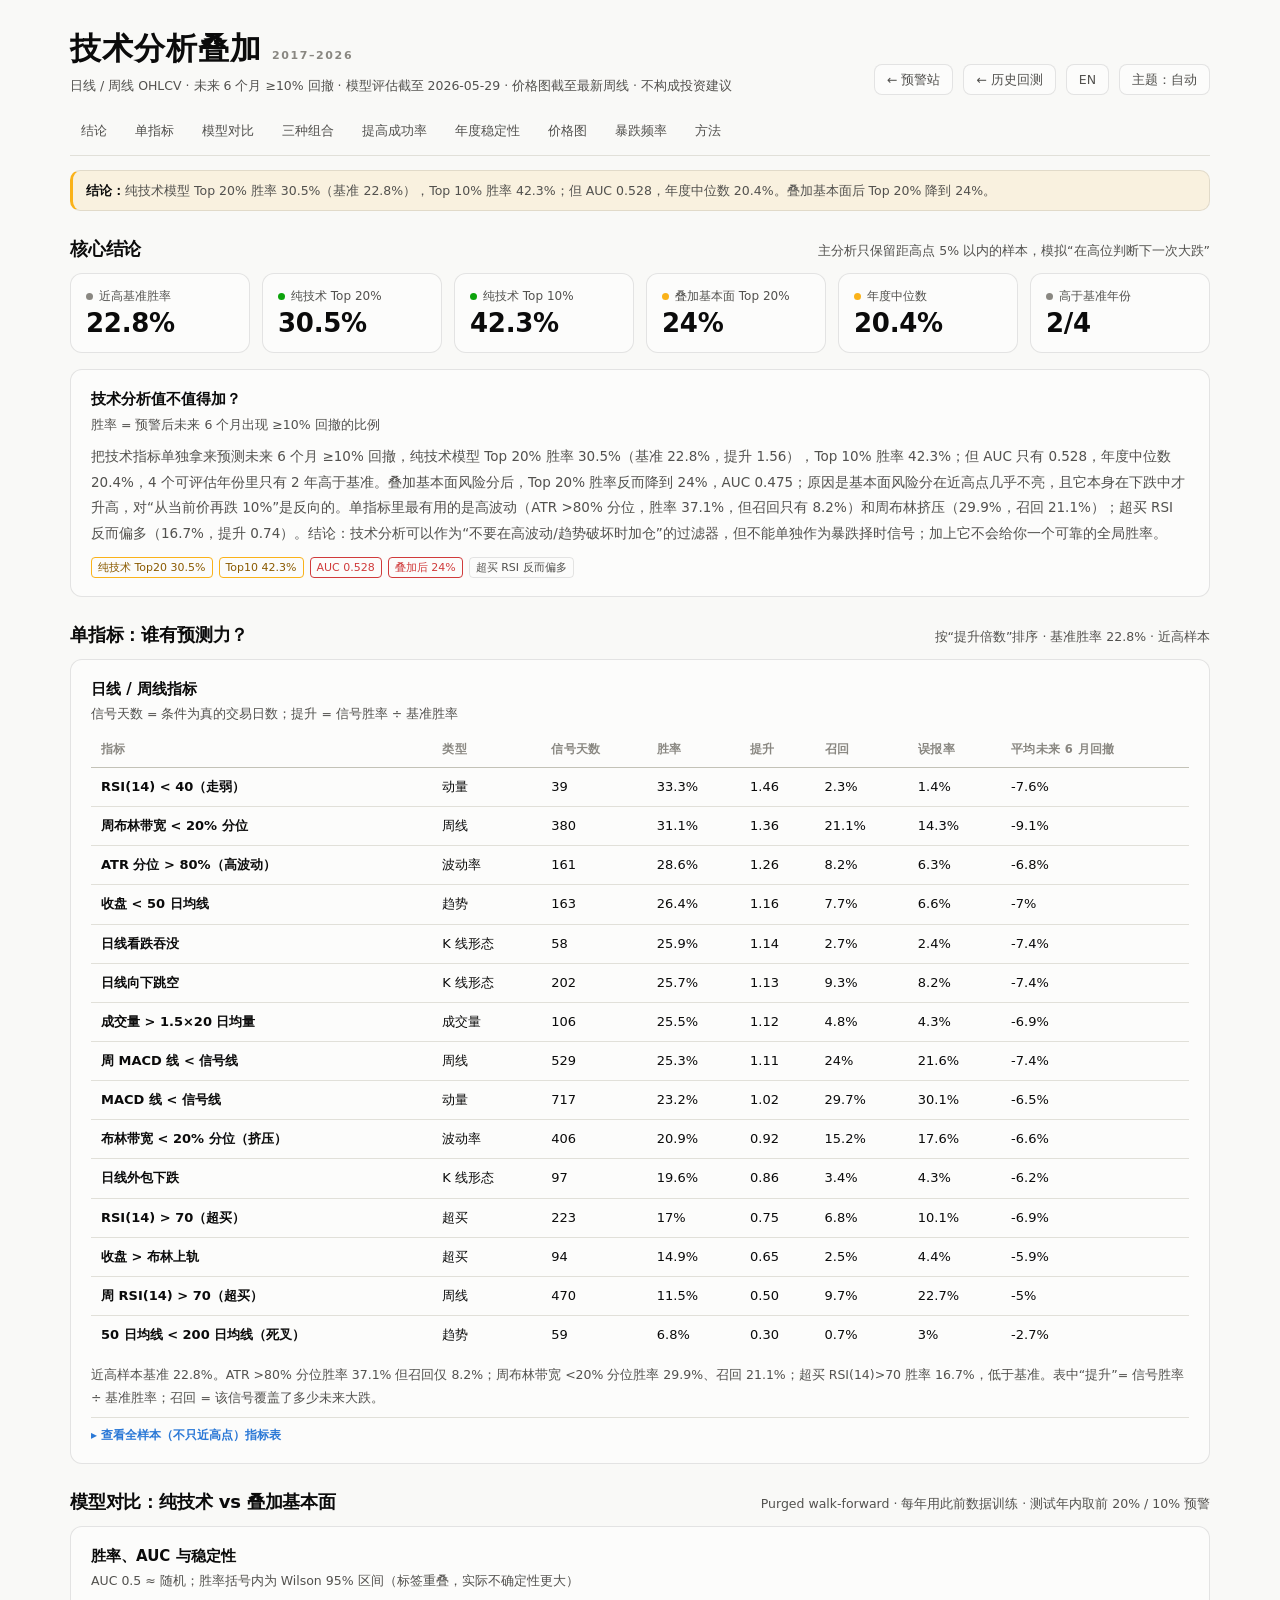
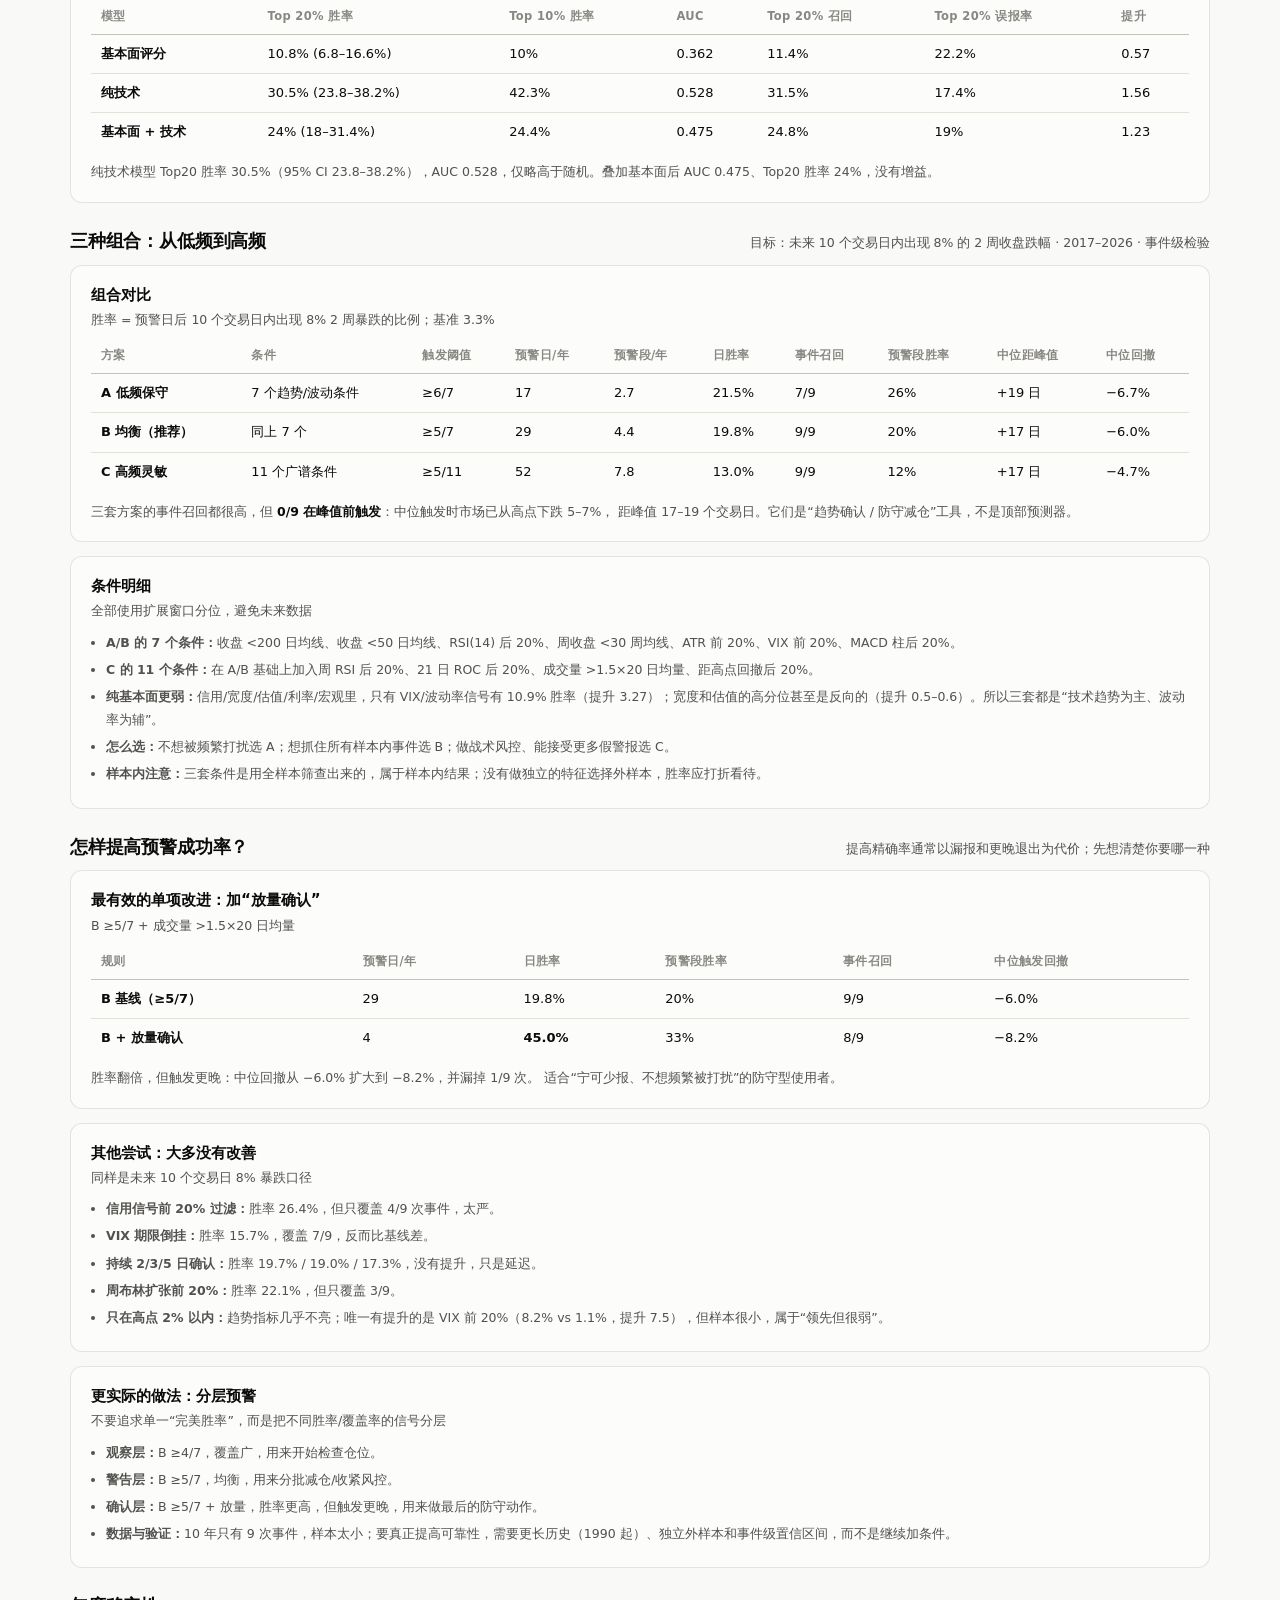
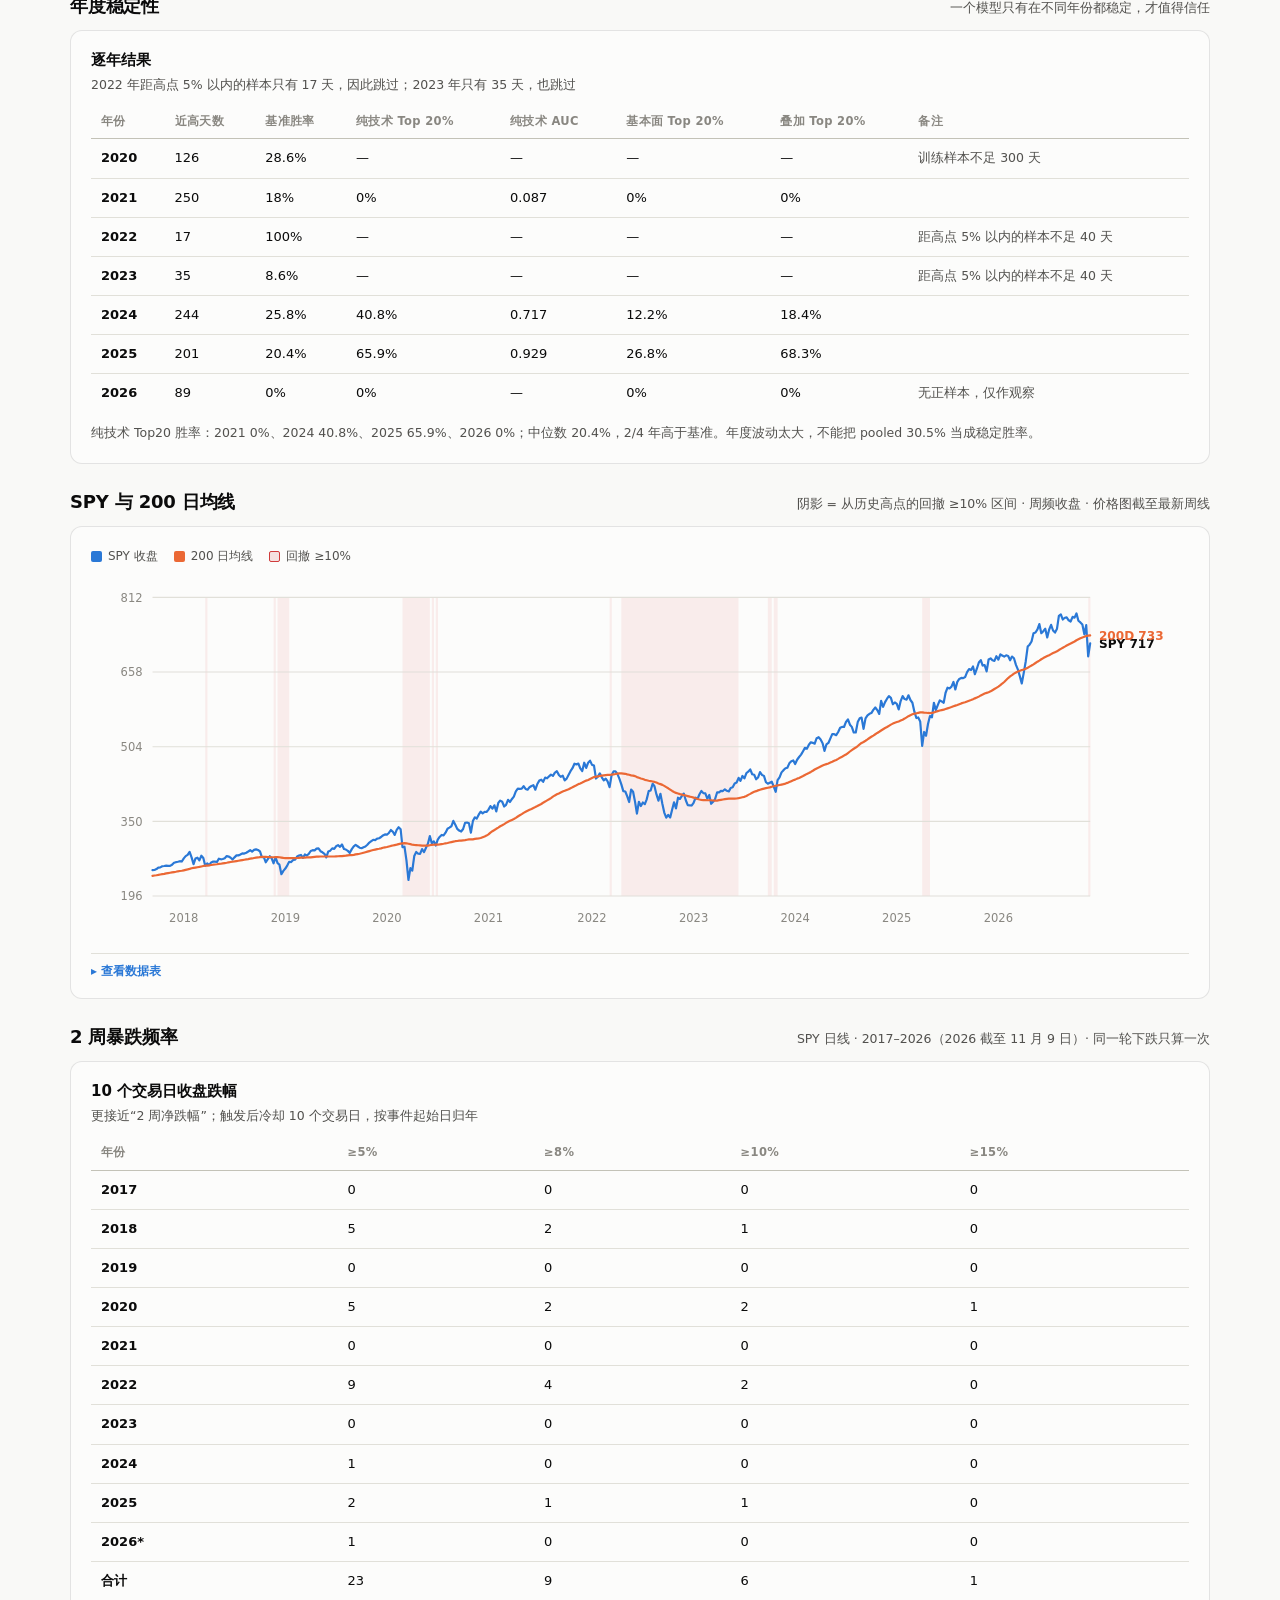
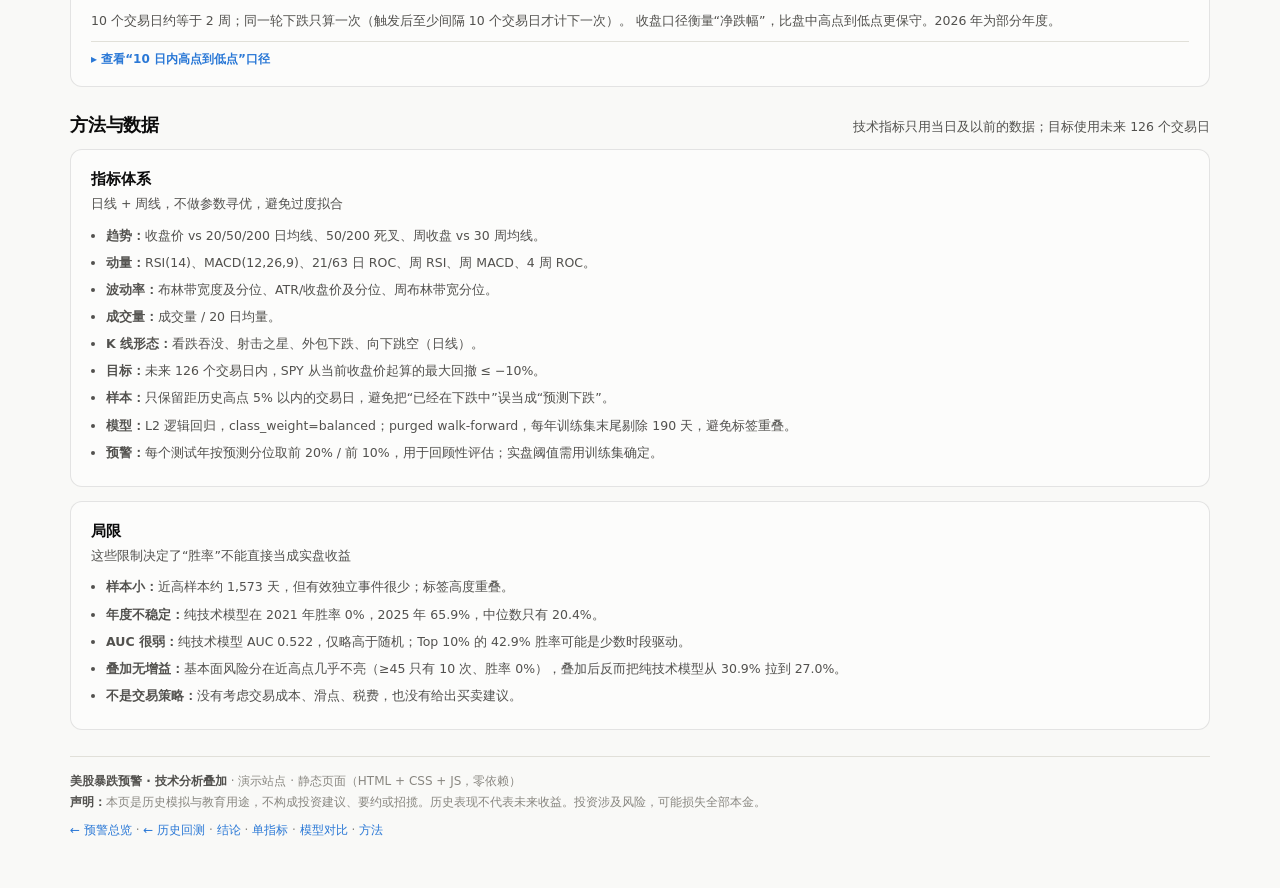
<file: technical.html>
<!DOCTYPE html>
<html lang="zh-CN">
<head>
<meta charset="UTF-8">
<meta name="viewport" content="width=device-width, initial-scale=1.0">
<title>技术分析叠加 · 美股暴跌预警</title>
<meta name="description" content="用日线/周线技术指标预测未来 6 个月 ≥10% 回撤：单指标胜率、纯技术模型、基本面叠加、年度稳定性。教育与研究用途，不构成投资建议。">
<meta name="theme-color" content="#f9f9f7" media="(prefers-color-scheme: light)">
<meta name="theme-color" content="#0d0d0d" media="(prefers-color-scheme: dark)">
<link rel="alternate" hreflang="en" href="https://wangxian111.github.io/usstockcrash/en/technical.html">
<link rel="alternate" hreflang="zh-CN" href="https://wangxian111.github.io/usstockcrash/technical.html">
<link rel="alternate" hreflang="x-default" href="https://wangxian111.github.io/usstockcrash/technical.html">
<link rel="icon" type="image/svg+xml" href="assets/favicon.svg">
<link rel="stylesheet" href="assets/site.css">
<style>
  .tech-indicators { min-width: 980px; }
  .tech-models { min-width: 860px; }
  .tech-yearly { min-width: 900px; }
  .tech-note { font-size: 12.5px; color: var(--ink-2); line-height: 1.8; }
  .tech-note b { color: var(--ink); }
  .tech-list { margin: 0; padding-left: 1.2em; color: var(--ink-2); font-size: 12.5px; line-height: 1.85; }
  .tech-list li { margin-bottom: 4px; }
</style>
</head>
<body class="viz-root">
<div class="wrap">

  <header class="masthead">
    <div>
      <h1>技术分析叠加 <span class="mast-tag">2017–2026</span></h1>
      <div class="sub">日线 / 周线 OHLCV · 未来 6 个月 ≥10% 回撤 · 模型评估截至 <span id="techAsOf">—</span> · 价格图截至最新周线 · 不构成投资建议</div>
    </div>
    <div class="mast-right">
      <a class="ghost-btn" href="index.html" style="text-decoration:none">← 预警站</a>
      <a class="ghost-btn" href="backtest.html" style="text-decoration:none">← 历史回测</a>
      <a class="ghost-btn" href="en/technical.html" style="text-decoration:none" title="View the English version">EN</a>
      <button class="ghost-btn" id="themeBtn" type="button">主题：自动</button>
    </div>
  </header>

  <nav class="site-nav" aria-label="页面导航">
    <a href="#tech-summary">结论</a>
    <a href="#tech-indicators">单指标</a>
    <a href="#tech-models">模型对比</a>
    <a href="#tech-combos">三种组合</a>
    <a href="#tech-improve">提高成功率</a>
    <a href="#tech-yearly">年度稳定性</a>
    <a href="#tech-chart">价格图</a>
    <a href="#tech-crash-frequency">暴跌频率</a>
    <a href="#tech-method">方法</a>
  </nav>

  <div class="demo-banner" role="note">
    <strong>结论：</strong><span id="techBannerText">加载中…</span>
  </div>

  <!-- ================= 结论 ================= -->
  <section id="tech-summary" class="report-section">
    <div class="section-head">
      <h2>核心结论</h2>
      <p class="cap">主分析只保留距高点 5% 以内的样本，模拟“在高位判断下一次大跌”</p>
    </div>

    <div class="kpis" id="techKpis" aria-label="技术分析统计"></div>

    <div class="card">
      <div class="card-head">
        <div>
          <h2>技术分析值不值得加？</h2>
          <p class="cap">胜率 = 预警后未来 6 个月出现 ≥10% 回撤的比例</p>
        </div>
      </div>
      <p id="techConclusion" style="font-size:13.5px;line-height:1.9;color:var(--ink-2);margin:0 0 10px">
        加载中…
      </p>
      <div class="alert-tags" id="techTags"></div>
    </div>
  </section>

  <!-- ================= 单指标 ================= -->
  <section id="tech-indicators" class="report-section">
    <div class="section-head">
      <h2>单指标：谁有预测力？</h2>
      <p class="cap">按“提升倍数”排序 · 基准胜率 <span id="techBaseRate">—</span> · 近高样本</p>
    </div>

    <div class="card">
      <div class="card-head">
        <div>
          <h2>日线 / 周线指标</h2>
          <p class="cap">信号天数 = 条件为真的交易日数；提升 = 信号胜率 ÷ 基准胜率</p>
        </div>
      </div>
      <p class="scroll-hint">表格可左右滑动 →</p>
      <div class="tblwrap">
        <table class="sig tech-indicators">
          <thead>
            <tr>
              <th>指标</th><th>类型</th><th>信号天数</th><th>胜率</th>
              <th>提升</th><th>召回</th><th>误报率</th><th>平均未来 6 月回撤</th>
            </tr>
          </thead>
          <tbody id="techIndicatorRows"></tbody>
        </table>
      </div>
      <p class="tech-note" id="techIndicatorNote" style="margin:10px 0 0"></p>
      <details class="data-table">
        <summary>查看全样本（不只近高点）指标表</summary>
        <div class="tblwrap">
          <table class="sig tech-indicators">
            <thead>
              <tr>
                <th>指标</th><th>类型</th><th>信号天数</th><th>胜率</th>
                <th>提升</th><th>召回</th><th>误报率</th><th>平均未来 6 月回撤</th>
              </tr>
            </thead>
            <tbody id="techAllRows"></tbody>
          </table>
        </div>
      </details>
    </div>
  </section>

  <!-- ================= 模型对比 ================= -->
  <section id="tech-models" class="report-section">
    <div class="section-head">
      <h2>模型对比：纯技术 vs 叠加基本面</h2>
      <p class="cap">Purged walk-forward · 每年用此前数据训练 · 测试年内取前 20% / 10% 预警</p>
    </div>

    <div class="card">
      <div class="card-head">
        <div>
          <h2>胜率、AUC 与稳定性</h2>
          <p class="cap">AUC 0.5 ≈ 随机；胜率括号内为 Wilson 95% 区间（标签重叠，实际不确定性更大）</p>
        </div>
      </div>
      <p class="scroll-hint">表格可左右滑动 →</p>
      <div class="tblwrap">
        <table class="sig tech-models">
          <thead>
            <tr>
              <th>模型</th><th>Top 20% 胜率</th><th>Top 10% 胜率</th>
              <th>AUC</th><th>Top 20% 召回</th><th>Top 20% 误报率</th><th>提升</th>
            </tr>
          </thead>
          <tbody id="techModelRows"></tbody>
        </table>
      </div>
      <p class="tech-note" id="techModelNote" style="margin:10px 0 0"></p>
    </div>
  </section>

  <!-- ================= 三种组合 ================= -->
  <section id="tech-combos" class="report-section">
    <div class="section-head">
      <h2>三种组合：从低频到高频</h2>
      <p class="cap">目标：未来 10 个交易日内出现 8% 的 2 周收盘跌幅 · 2017–2026 · 事件级检验</p>
    </div>

    <div class="card">
      <div class="card-head">
        <div>
          <h2>组合对比</h2>
          <p class="cap">胜率 = 预警日后 10 个交易日内出现 8% 2 周暴跌的比例；基准 3.3%</p>
        </div>
      </div>
      <p class="scroll-hint">表格可左右滑动 →</p>
      <div class="tblwrap">
        <table class="sig" style="min-width:1040px">
          <thead>
            <tr>
              <th>方案</th><th>条件</th><th>触发阈值</th>
              <th>预警日/年</th><th>预警段/年</th><th>日胜率</th>
              <th>事件召回</th><th>预警段胜率</th><th>中位距峰值</th><th>中位回撤</th>
            </tr>
          </thead>
          <tbody>
            <tr>
              <td>A 低频保守</td><td>7 个趋势/波动条件</td><td>≥6/7</td>
              <td class="num">17</td><td class="num">2.7</td><td class="num">21.5%</td>
              <td class="num">7/9</td><td class="num">26%</td><td class="num">+19 日</td><td class="num">−6.7%</td>
            </tr>
            <tr>
              <td>B 均衡（推荐）</td><td>同上 7 个</td><td>≥5/7</td>
              <td class="num">29</td><td class="num">4.4</td><td class="num">19.8%</td>
              <td class="num">9/9</td><td class="num">20%</td><td class="num">+17 日</td><td class="num">−6.0%</td>
            </tr>
            <tr>
              <td>C 高频灵敏</td><td>11 个广谱条件</td><td>≥5/11</td>
              <td class="num">52</td><td class="num">7.8</td><td class="num">13.0%</td>
              <td class="num">9/9</td><td class="num">12%</td><td class="num">+17 日</td><td class="num">−4.7%</td>
            </tr>
          </tbody>
        </table>
      </div>
      <p class="tech-note" style="margin:10px 0 0">
        三套方案的事件召回都很高，但 <b>0/9 在峰值前触发</b>：中位触发时市场已从高点下跌 5–7%，
        距峰值 17–19 个交易日。它们是“趋势确认 / 防守减仓”工具，不是顶部预测器。
      </p>
    </div>

    <div class="card">
      <div class="card-head">
        <div>
          <h2>条件明细</h2>
          <p class="cap">全部使用扩展窗口分位，避免未来数据</p>
        </div>
      </div>
      <ul class="tech-list">
        <li><b>A/B 的 7 个条件：</b>收盘 &lt;200 日均线、收盘 &lt;50 日均线、RSI(14) 后 20%、周收盘 &lt;30 周均线、ATR 前 20%、VIX 前 20%、MACD 柱后 20%。</li>
        <li><b>C 的 11 个条件：</b>在 A/B 基础上加入周 RSI 后 20%、21 日 ROC 后 20%、成交量 &gt;1.5×20 日均量、距高点回撤后 20%。</li>
        <li><b>纯基本面更弱：</b>信用/宽度/估值/利率/宏观里，只有 VIX/波动率信号有 10.9% 胜率（提升 3.27）；宽度和估值的高分位甚至是反向的（提升 0.5–0.6）。所以三套都是“技术趋势为主、波动率为辅”。</li>
        <li><b>怎么选：</b>不想被频繁打扰选 A；想抓住所有样本内事件选 B；做战术风控、能接受更多假警报选 C。</li>
        <li><b>样本内注意：</b>三套条件是用全样本筛查出来的，属于样本内结果；没有做独立的特征选择外样本，胜率应打折看待。</li>
      </ul>
    </div>
  </section>

  <!-- ================= 提高成功率 ================= -->
  <section id="tech-improve" class="report-section">
    <div class="section-head">
      <h2>怎样提高预警成功率？</h2>
      <p class="cap">提高精确率通常以漏报和更晚退出为代价；先想清楚你要哪一种</p>
    </div>

    <div class="card">
      <div class="card-head">
        <div>
          <h2>最有效的单项改进：加“放量确认”</h2>
          <p class="cap">B ≥5/7 + 成交量 &gt;1.5×20 日均量</p>
        </div>
      </div>
      <p class="scroll-hint">表格可左右滑动 →</p>
      <div class="tblwrap">
        <table class="sig" style="min-width:760px">
          <thead>
            <tr><th>规则</th><th>预警日/年</th><th>日胜率</th><th>预警段胜率</th><th>事件召回</th><th>中位触发回撤</th></tr>
          </thead>
          <tbody>
            <tr><td>B 基线（≥5/7）</td><td class="num">29</td><td class="num">19.8%</td><td class="num">20%</td><td class="num">9/9</td><td class="num">−6.0%</td></tr>
            <tr><td><b>B + 放量确认</b></td><td class="num">4</td><td class="num"><b>45.0%</b></td><td class="num">33%</td><td class="num">8/9</td><td class="num">−8.2%</td></tr>
          </tbody>
        </table>
      </div>
      <p class="tech-note" style="margin:10px 0 0">
        胜率翻倍，但触发更晚：中位回撤从 −6.0% 扩大到 −8.2%，并漏掉 1/9 次。
        适合“宁可少报、不想频繁被打扰”的防守型使用者。
      </p>
    </div>

    <div class="card">
      <div class="card-head">
        <div>
          <h2>其他尝试：大多没有改善</h2>
          <p class="cap">同样是未来 10 个交易日 8% 暴跌口径</p>
        </div>
      </div>
      <ul class="tech-list">
        <li><b>信用信号前 20% 过滤：</b>胜率 26.4%，但只覆盖 4/9 次事件，太严。</li>
        <li><b>VIX 期限倒挂：</b>胜率 15.7%，覆盖 7/9，反而比基线差。</li>
        <li><b>持续 2/3/5 日确认：</b>胜率 19.7% / 19.0% / 17.3%，没有提升，只是延迟。</li>
        <li><b>周布林扩张前 20%：</b>胜率 22.1%，但只覆盖 3/9。</li>
        <li><b>只在高点 2% 以内：</b>趋势指标几乎不亮；唯一有提升的是 VIX 前 20%（8.2% vs 1.1%，提升 7.5），但样本很小，属于“领先但很弱”。</li>
      </ul>
    </div>

    <div class="card">
      <div class="card-head">
        <div>
          <h2>更实际的做法：分层预警</h2>
          <p class="cap">不要追求单一“完美胜率”，而是把不同胜率/覆盖率的信号分层</p>
        </div>
      </div>
      <ul class="tech-list">
        <li><b>观察层：</b>B ≥4/7，覆盖广，用来开始检查仓位。</li>
        <li><b>警告层：</b>B ≥5/7，均衡，用来分批减仓/收紧风控。</li>
        <li><b>确认层：</b>B ≥5/7 + 放量，胜率更高，但触发更晚，用来做最后的防守动作。</li>
        <li><b>数据与验证：</b>10 年只有 9 次事件，样本太小；要真正提高可靠性，需要更长历史（1990 起）、独立外样本和事件级置信区间，而不是继续加条件。</li>
      </ul>
    </div>
  </section>

  <!-- ================= 年度稳定性 ================= -->
  <section id="tech-yearly" class="report-section">
    <div class="section-head">
      <h2>年度稳定性</h2>
      <p class="cap">一个模型只有在不同年份都稳定，才值得信任</p>
    </div>

    <div class="card">
      <div class="card-head">
        <div>
          <h2>逐年结果</h2>
          <p class="cap">2022 年距高点 5% 以内的样本只有 17 天，因此跳过；2023 年只有 35 天，也跳过</p>
        </div>
      </div>
      <p class="scroll-hint">表格可左右滑动 →</p>
      <div class="tblwrap">
        <table class="sig tech-yearly">
          <thead>
            <tr>
              <th>年份</th><th>近高天数</th><th>基准胜率</th>
              <th>纯技术 Top 20%</th><th>纯技术 AUC</th>
              <th>基本面 Top 20%</th><th>叠加 Top 20%</th><th>备注</th>
            </tr>
          </thead>
          <tbody id="techYearlyRows"></tbody>
        </table>
      </div>
      <p class="tech-note" id="techStabilityNote" style="margin:10px 0 0"></p>
    </div>
  </section>

  <!-- ================= 价格图 ================= -->
  <section id="tech-chart" class="report-section">
    <div class="section-head">
      <h2>SPY 与 200 日均线</h2>
      <p class="cap">阴影 = 从历史高点的回撤 ≥10% 区间 · 周频收盘 · 价格图截至最新周线</p>
    </div>

    <div class="card">
      <div class="legend" aria-label="图例">
        <span class="k"><span class="kbox" style="background:var(--s1)"></span>SPY 收盘</span>
        <span class="k"><span class="kbox" style="background:var(--s2)"></span>200 日均线</span>
        <span class="k"><span class="kbox" style="background:rgba(208,59,59,.14);border:1px solid var(--crit)"></span>回撤 ≥10%</span>
      </div>
      <div class="chartbox" id="techChart"></div>
    </div>
  </section>

  <!-- ================= 2 周暴跌频率 ================= -->
  <section id="tech-crash-frequency" class="report-section">
    <div class="section-head">
      <h2>2 周暴跌频率</h2>
      <p class="cap">SPY 日线 · 2017–2026（2026 截至 11 月 9 日）· 同一轮下跌只算一次</p>
    </div>

    <div class="card">
      <div class="card-head">
        <div>
          <h2>10 个交易日收盘跌幅</h2>
          <p class="cap">更接近“2 周净跌幅”；触发后冷却 10 个交易日，按事件起始日归年</p>
        </div>
      </div>
      <p class="scroll-hint">表格可左右滑动 →</p>
      <div class="tblwrap">
        <table class="sig" style="min-width:640px">
          <thead>
            <tr><th>年份</th><th>≥5%</th><th>≥8%</th><th>≥10%</th><th>≥15%</th></tr>
          </thead>
          <tbody>
            <tr><td>2017</td><td class="num">0</td><td class="num">0</td><td class="num">0</td><td class="num">0</td></tr>
            <tr><td>2018</td><td class="num">5</td><td class="num">2</td><td class="num">1</td><td class="num">0</td></tr>
            <tr><td>2019</td><td class="num">0</td><td class="num">0</td><td class="num">0</td><td class="num">0</td></tr>
            <tr><td>2020</td><td class="num">5</td><td class="num">2</td><td class="num">2</td><td class="num">1</td></tr>
            <tr><td>2021</td><td class="num">0</td><td class="num">0</td><td class="num">0</td><td class="num">0</td></tr>
            <tr><td>2022</td><td class="num">9</td><td class="num">4</td><td class="num">2</td><td class="num">0</td></tr>
            <tr><td>2023</td><td class="num">0</td><td class="num">0</td><td class="num">0</td><td class="num">0</td></tr>
            <tr><td>2024</td><td class="num">1</td><td class="num">0</td><td class="num">0</td><td class="num">0</td></tr>
            <tr><td>2025</td><td class="num">2</td><td class="num">1</td><td class="num">1</td><td class="num">0</td></tr>
            <tr><td>2026*</td><td class="num">1</td><td class="num">0</td><td class="num">0</td><td class="num">0</td></tr>
            <tr><td>合计</td><td class="num">23</td><td class="num">9</td><td class="num">6</td><td class="num">1</td></tr>
          </tbody>
        </table>
      </div>
      <p class="tech-note" style="margin:10px 0 0">
        10 个交易日约等于 2 周；同一轮下跌只算一次（触发后至少间隔 10 个交易日才计下一次）。
        收盘口径衡量“净跌幅”，比盘中高点到低点更保守。2026 年为部分年度。
      </p>

      <details class="data-table">
        <summary>查看“10 日内高点到低点”口径</summary>
        <p class="tech-note" style="margin:8px 0">
          盘中口径：10 个交易日内先出现高点、随后出现低点，最大振幅超过阈值。它会把“盘中闪崩但收盘拉回”也算进去，所以次数更多。
        </p>
        <div class="tblwrap">
          <table class="sig" style="min-width:640px">
            <thead>
              <tr><th>年份</th><th>≥5%</th><th>≥8%</th><th>≥10%</th><th>≥15%</th></tr>
            </thead>
            <tbody>
              <tr><td>2017</td><td class="num">0</td><td class="num">0</td><td class="num">0</td><td class="num">0</td></tr>
              <tr><td>2018</td><td class="num">8</td><td class="num">3</td><td class="num">2</td><td class="num">0</td></tr>
              <tr><td>2019</td><td class="num">3</td><td class="num">1</td><td class="num">0</td><td class="num">0</td></tr>
              <tr><td>2020</td><td class="num">11</td><td class="num">4</td><td class="num">3</td><td class="num">2</td></tr>
              <tr><td>2021</td><td class="num">3</td><td class="num">0</td><td class="num">0</td><td class="num">0</td></tr>
              <tr><td>2022</td><td class="num">17</td><td class="num">9</td><td class="num">5</td><td class="num">0</td></tr>
              <tr><td>2023</td><td class="num">4</td><td class="num">0</td><td class="num">0</td><td class="num">0</td></tr>
              <tr><td>2024</td><td class="num">2</td><td class="num">1</td><td class="num">0</td><td class="num">0</td></tr>
              <tr><td>2025</td><td class="num">4</td><td class="num">2</td><td class="num">2</td><td class="num">1</td></tr>
              <tr><td>2026*</td><td class="num">4</td><td class="num">0</td><td class="num">0</td><td class="num">0</td></tr>
              <tr><td>合计</td><td class="num">56</td><td class="num">20</td><td class="num">12</td><td class="num">3</td></tr>
            </tbody>
          </table>
        </div>
      </details>
    </div>
  </section>

  <!-- ================= 方法 ================= -->
  <section id="tech-method" class="report-section">
    <div class="section-head">
      <h2>方法与数据</h2>
      <p class="cap">技术指标只用当日及以前的数据；目标使用未来 126 个交易日</p>
    </div>

    <div class="card">
      <div class="card-head">
        <div>
          <h2>指标体系</h2>
          <p class="cap">日线 + 周线，不做参数寻优，避免过度拟合</p>
        </div>
      </div>
      <ul class="tech-list">
        <li><b>趋势：</b>收盘价 vs 20/50/200 日均线、50/200 死叉、周收盘 vs 30 周均线。</li>
        <li><b>动量：</b>RSI(14)、MACD(12,26,9)、21/63 日 ROC、周 RSI、周 MACD、4 周 ROC。</li>
        <li><b>波动率：</b>布林带宽度及分位、ATR/收盘价及分位、周布林带宽分位。</li>
        <li><b>成交量：</b>成交量 / 20 日均量。</li>
        <li><b>K 线形态：</b>看跌吞没、射击之星、外包下跌、向下跳空（日线）。</li>
        <li><b>目标：</b>未来 126 个交易日内，SPY 从当前收盘价起算的最大回撤 ≤ −10%。</li>
        <li><b>样本：</b>只保留距历史高点 5% 以内的交易日，避免把“已经在下跌中”误当成“预测下跌”。</li>
        <li><b>模型：</b>L2 逻辑回归，class_weight=balanced；purged walk-forward，每年训练集末尾剔除 190 天，避免标签重叠。</li>
        <li><b>预警：</b>每个测试年按预测分位取前 20% / 前 10%，用于回顾性评估；实盘阈值需用训练集确定。</li>
      </ul>
    </div>

    <div class="card">
      <div class="card-head">
        <div>
          <h2>局限</h2>
          <p class="cap">这些限制决定了“胜率”不能直接当成实盘收益</p>
        </div>
      </div>
      <ul class="tech-list">
        <li><b>样本小：</b>近高样本约 1,573 天，但有效独立事件很少；标签高度重叠。</li>
        <li><b>年度不稳定：</b>纯技术模型在 2021 年胜率 0%，2025 年 65.9%，中位数只有 20.4%。</li>
        <li><b>AUC 很弱：</b>纯技术模型 AUC 0.522，仅略高于随机；Top 10% 的 42.9% 胜率可能是少数时段驱动。</li>
        <li><b>叠加无增益：</b>基本面风险分在近高点几乎不亮（≥45 只有 10 次、胜率 0%），叠加后反而把纯技术模型从 30.9% 拉到 27.0%。</li>
        <li><b>不是交易策略：</b>没有考虑交易成本、滑点、税费，也没有给出买卖建议。</li>
      </ul>
    </div>
  </section>

  <footer>
    <b>美股暴跌预警 · 技术分析叠加</b> · 演示站点 · 静态页面（HTML + CSS + JS，零依赖）<br>
    <b>声明：</b>本页是历史模拟与教育用途，不构成投资建议、要约或招揽。历史表现不代表未来收益。投资涉及风险，可能损失全部本金。<br>
    <span style="display:block;margin-top:8px">
      <a href="index.html">← 预警总览</a> ·
      <a href="backtest.html">← 历史回测</a> ·
      <a href="#tech-summary">结论</a> ·
      <a href="#tech-indicators">单指标</a> ·
      <a href="#tech-models">模型对比</a> ·
      <a href="#tech-method">方法</a>
    </span>
  </footer>
</div>

<div id="tt" aria-hidden="true"></div>

<noscript>
  <div style="max-width:1140px;margin:12px auto;padding:12px;border:1px solid #d03b3b;border-radius:8px;color:#d03b3b">
    图表与技术分析结果需要启用 JavaScript。
  </div>
</noscript>

<script src="assets/technical-data.js"></script>
<script src="assets/technical.js"></script>
</body>
</html>
</file>
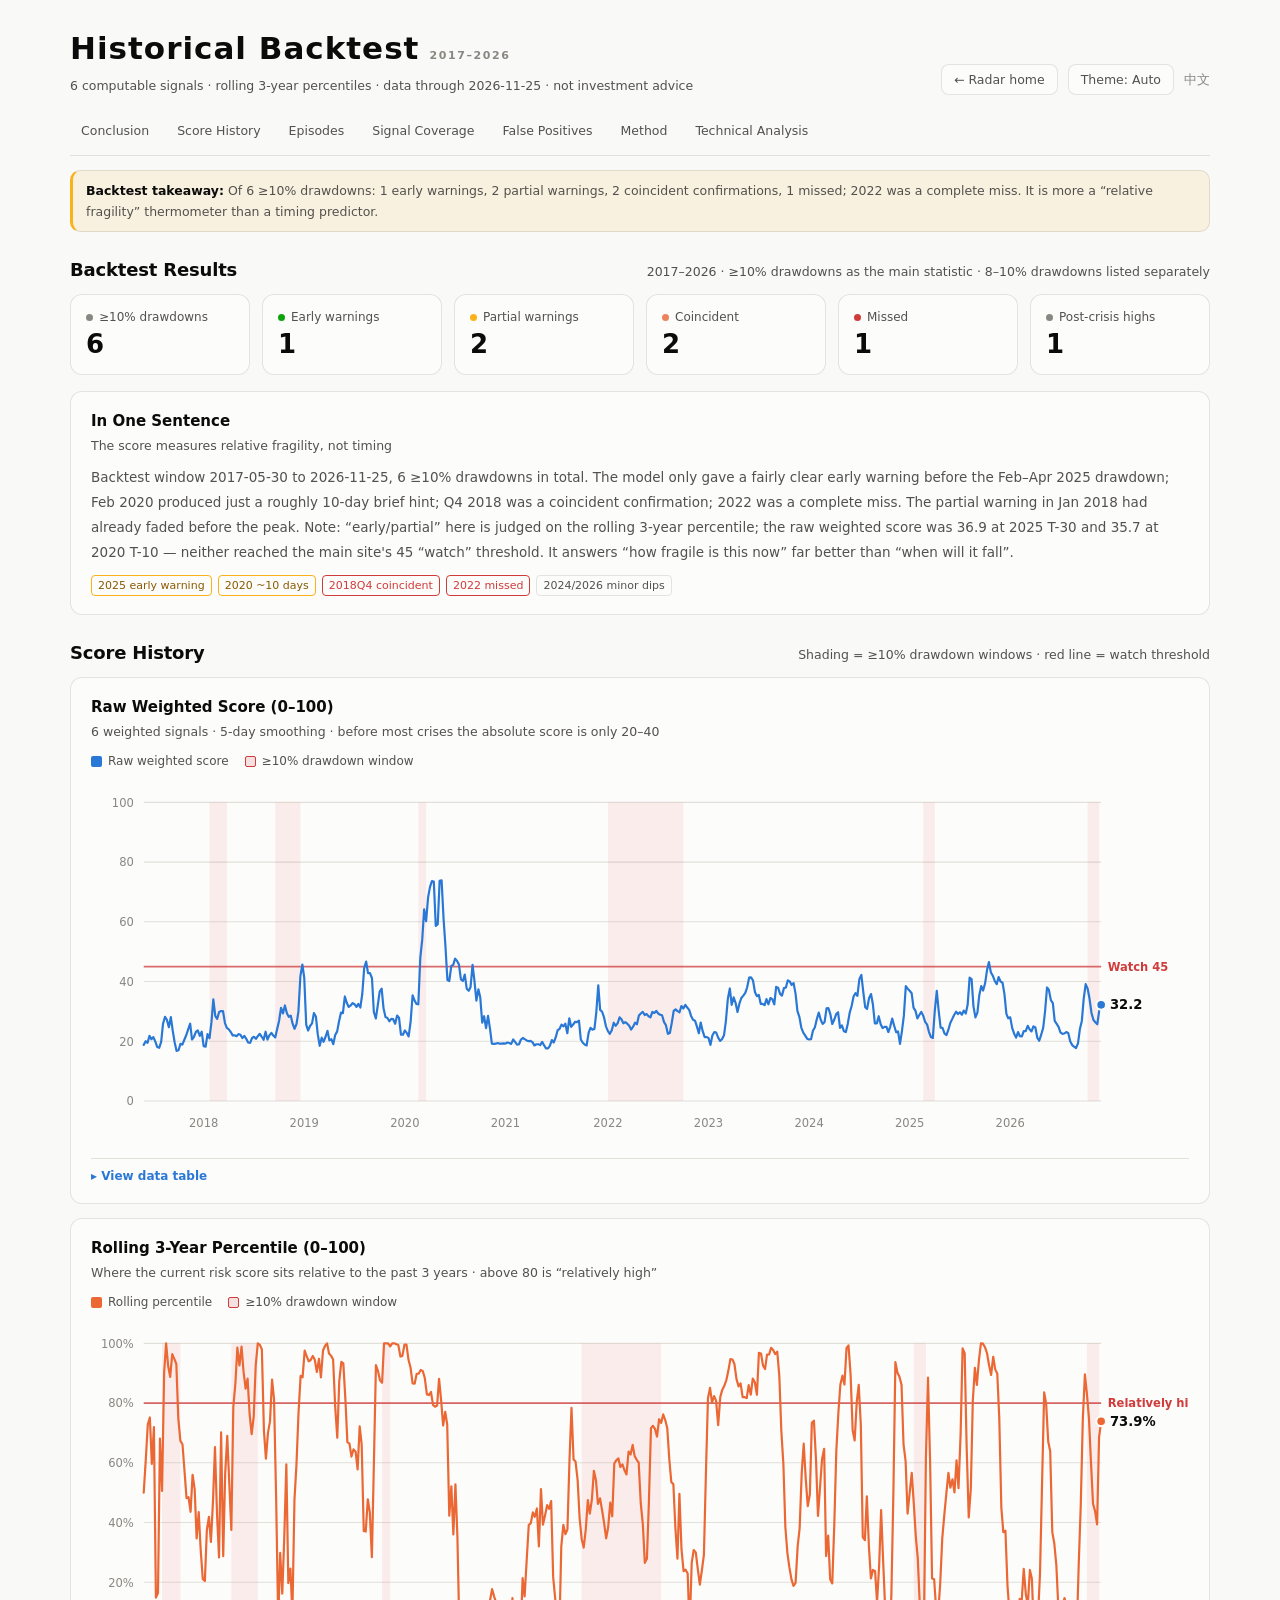
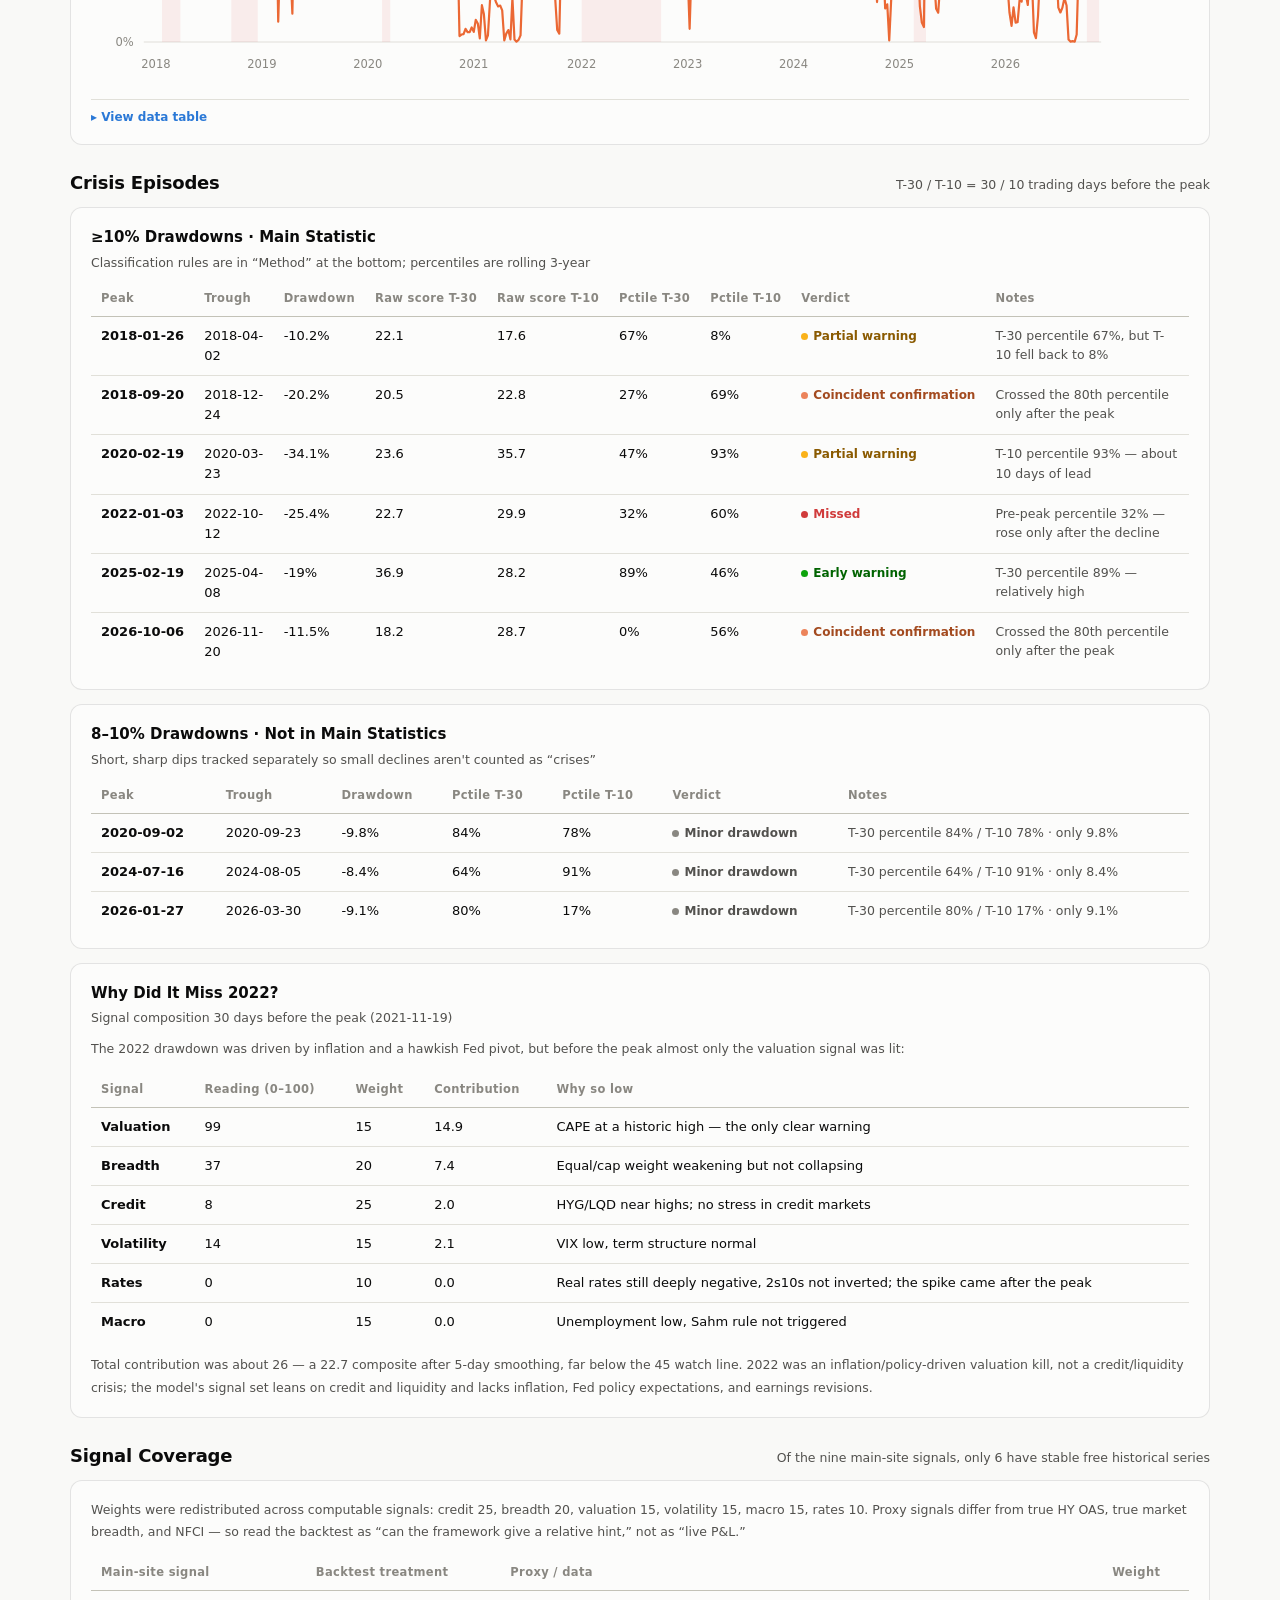
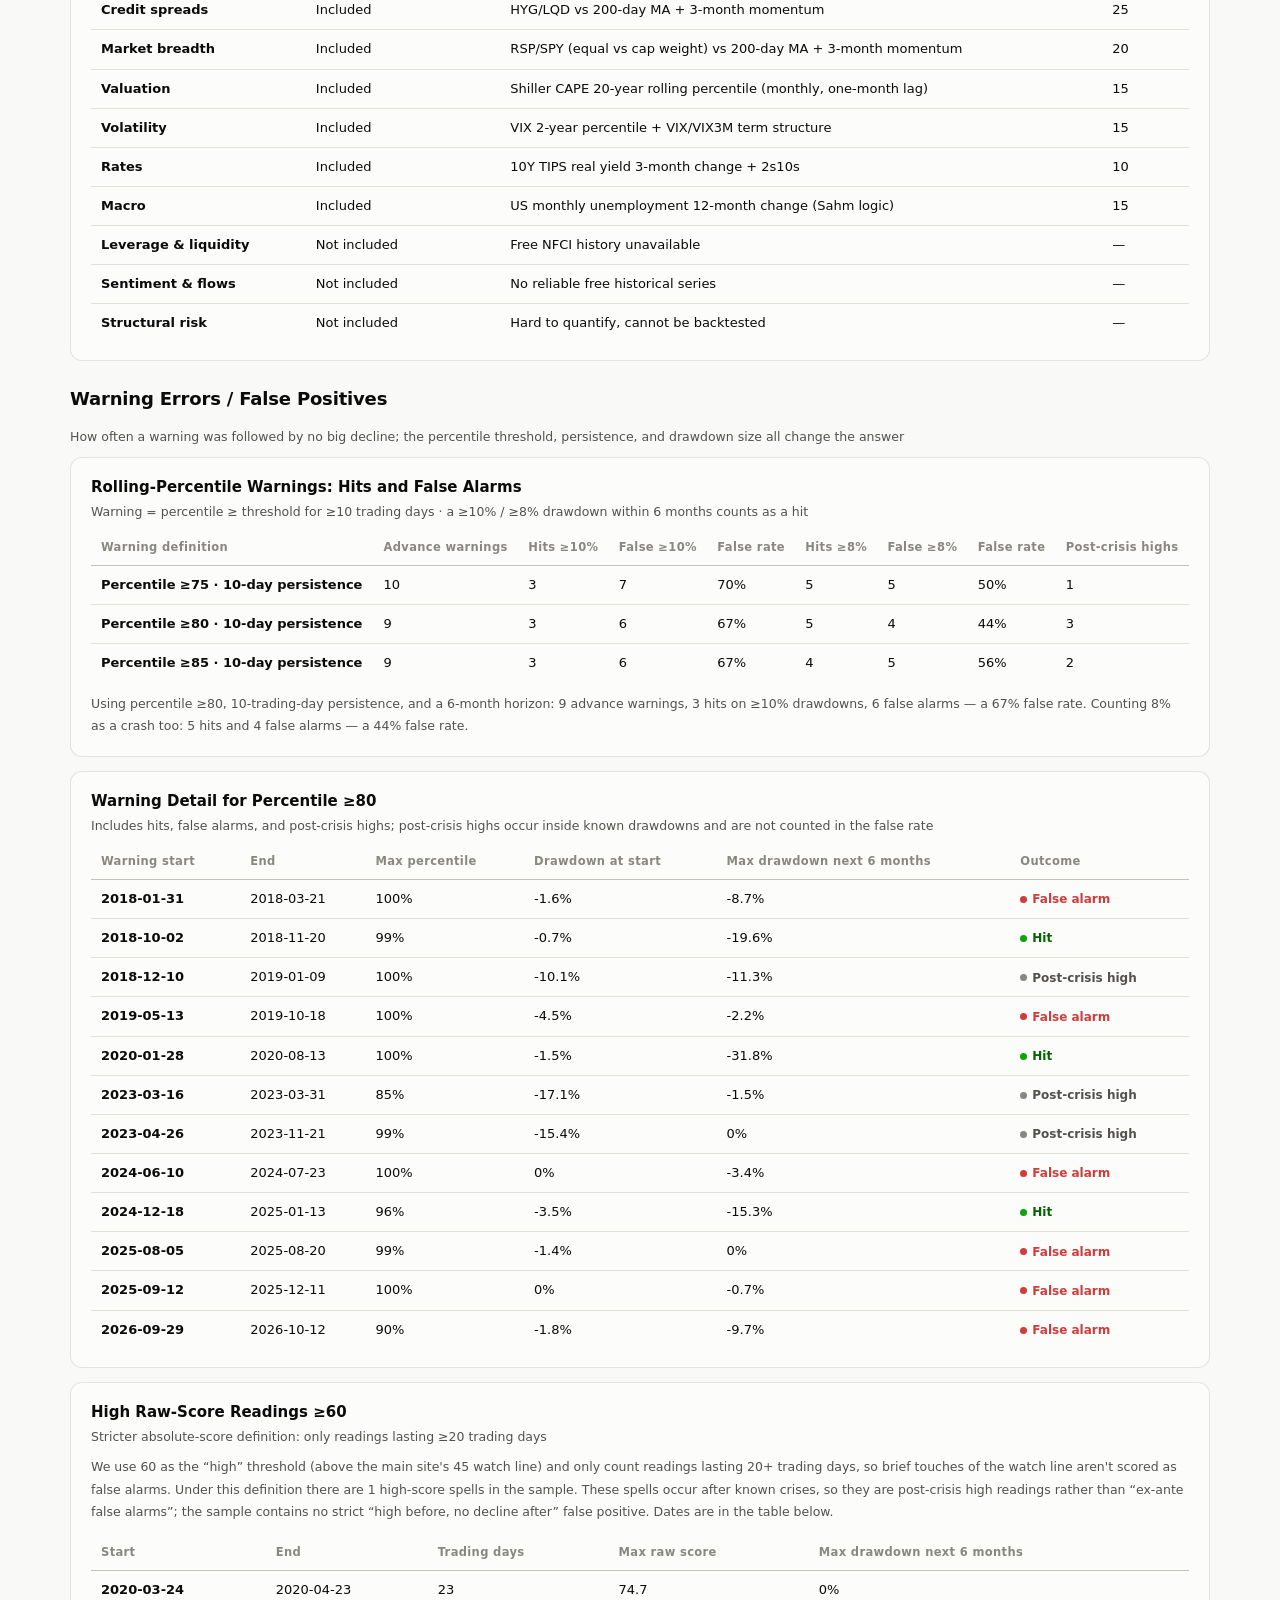
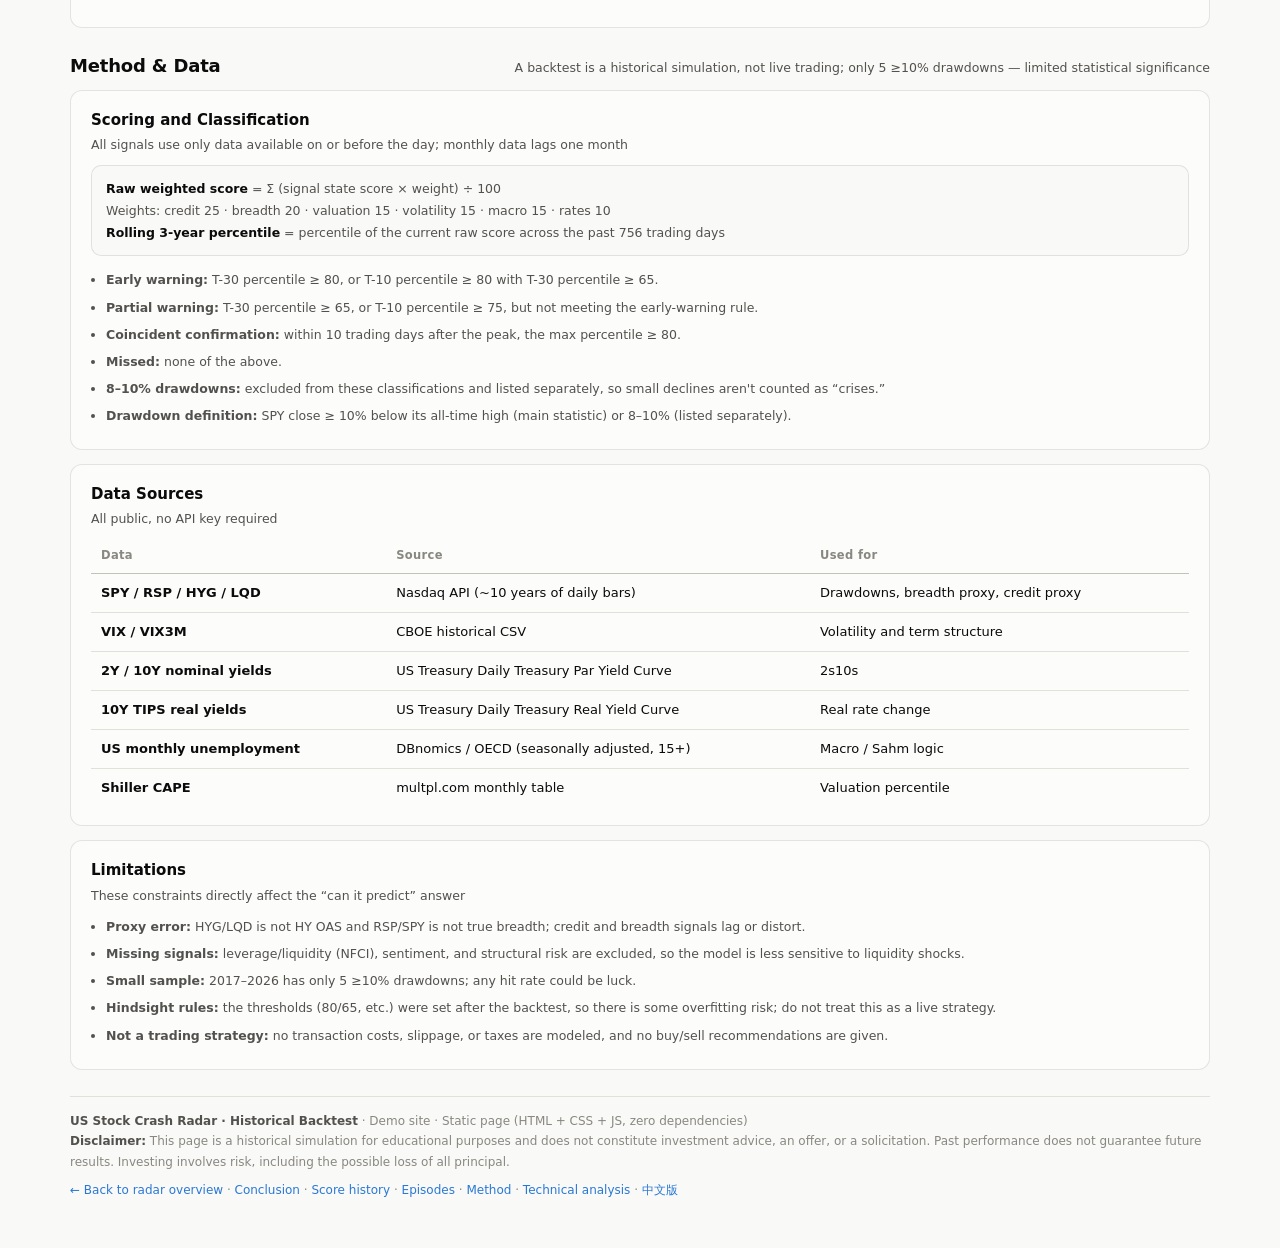
<file: en/backtest.html>
<!DOCTYPE html>
<html lang="en">
<head>
<meta charset="UTF-8">
<meta name="viewport" content="width=device-width, initial-scale=1.0">
<title>Historical Backtest · US Stock Crash Radar</title>
<meta name="description" content="2017–2026 US equity drawdown backtest: 6 computable signals, rolling 3-year percentiles, warning performance across five ≥10% drawdowns. Demo and educational use only, not investment advice.">
<meta name="theme-color" content="#f9f9f7" media="(prefers-color-scheme: light)">
<meta name="theme-color" content="#0d0d0d" media="(prefers-color-scheme: dark)">
<link rel="alternate" hreflang="en" href="https://wangxian111.github.io/usstockcrash/en/backtest.html">
<link rel="alternate" hreflang="zh-CN" href="https://wangxian111.github.io/usstockcrash/backtest.html">
<link rel="alternate" hreflang="x-default" href="https://wangxian111.github.io/usstockcrash/backtest.html">
<link rel="icon" type="image/svg+xml" href="../assets/favicon.svg">
<link rel="stylesheet" href="../assets/site.css">
<style>
  .bt-episodes { min-width: 980px; }
  .bt-sharp { min-width: 760px; }
  .bt-fp { min-width: 720px; }
  .bt-note { font-size: 12.5px; color: var(--ink-2); line-height: 1.8; }
  .bt-note b { color: var(--ink); }
  .bt-method-list { margin: 0; padding-left: 1.2em; color: var(--ink-2); font-size: 12.5px; line-height: 1.85; }
  .bt-method-list li { margin-bottom: 4px; }
  /* Donation button styling — kept ready for when a Ko-fi / GitHub Sponsors account exists. */
  .sponsor-btn { border-color: #ea4aaa; color: #ea4aaa; }
  .sponsor-btn:hover { background: #ea4aaa; color: #fff !important; border-color: #ea4aaa !important; }
  .lang-switch { font-size: 12.5px; color: var(--muted); text-decoration: none; }
</style>
</head>
<body class="viz-root">
<div class="wrap">

  <header class="masthead">
    <div>
      <h1>Historical Backtest <span class="mast-tag">2017–2026</span></h1>
      <div class="sub">6 computable signals · rolling 3-year percentiles · data through <span id="btAsOf">—</span> · not investment advice</div>
    </div>
    <div class="mast-right">
      <a class="ghost-btn" href="index.html" style="text-decoration:none">← Radar home</a>
      <button class="ghost-btn" id="themeBtn" type="button">Theme: Auto</button>
      <a class="lang-switch" href="../backtest.html" hreflang="zh-CN">中文</a>
    </div>
  </header>

  <nav class="site-nav" aria-label="Page navigation">
    <a href="#bt-summary">Conclusion</a>
    <a href="#bt-score">Score History</a>
    <a href="#bt-episodes">Episodes</a>
    <a href="#bt-coverage">Signal Coverage</a>
    <a href="#bt-fp">False Positives</a>
    <a href="#bt-method">Method</a>
    <a href="technical.html">Technical Analysis</a>
  </nav>

  <div class="demo-banner" role="note">
    <strong>Backtest takeaway:</strong> <span id="btBannerText">Loading…</span>
  </div>

  <!-- ================= Conclusion ================= -->
  <section id="bt-summary" class="report-section">
    <div class="section-head">
      <h2>Backtest Results</h2>
      <p class="cap">2017–2026 · ≥10% drawdowns as the main statistic · 8–10% drawdowns listed separately</p>
    </div>

    <div class="kpis" id="btKpis" aria-label="Backtest statistics"></div>

    <div class="card">
      <div class="card-head">
        <div>
          <h2>In One Sentence</h2>
          <p class="cap">The score measures relative fragility, not timing</p>
        </div>
      </div>
      <p id="btConclusion" style="font-size:13.5px;line-height:1.85;color:var(--ink-2);margin:0 0 10px">
        Loading…
      </p>
      <div class="alert-tags" id="btTags"></div>
    </div>
  </section>

  <!-- ================= Score history ================= -->
  <section id="bt-score" class="report-section">
    <div class="section-head">
      <h2>Score History</h2>
      <p class="cap">Shading = ≥10% drawdown windows · red line = watch threshold</p>
    </div>

    <div class="card">
      <div class="card-head">
        <div>
          <h2>Raw Weighted Score (0–100)</h2>
          <p class="cap">6 weighted signals · 5-day smoothing · before most crises the absolute score is only 20–40</p>
        </div>
      </div>
      <div class="legend" aria-label="Legend">
        <span class="k"><span class="kbox" style="background:var(--s1)"></span>Raw weighted score</span>
        <span class="k"><span class="kbox" style="background:rgba(208,59,59,.14);border:1px solid var(--crit)"></span>≥10% drawdown window</span>
      </div>
      <div class="chartbox" id="btChartRaw"></div>
    </div>

    <div class="card">
      <div class="card-head">
        <div>
          <h2>Rolling 3-Year Percentile (0–100)</h2>
          <p class="cap">Where the current risk score sits relative to the past 3 years · above 80 is “relatively high”</p>
        </div>
      </div>
      <div class="legend" aria-label="Legend">
        <span class="k"><span class="kbox" style="background:var(--s2)"></span>Rolling percentile</span>
        <span class="k"><span class="kbox" style="background:rgba(208,59,59,.14);border:1px solid var(--crit)"></span>≥10% drawdown window</span>
      </div>
      <div class="chartbox" id="btChartPct"></div>
    </div>
  </section>

  <!-- ================= Episodes ================= -->
  <section id="bt-episodes" class="report-section">
    <div class="section-head">
      <h2>Crisis Episodes</h2>
      <p class="cap">T-30 / T-10 = 30 / 10 trading days before the peak</p>
    </div>

    <div class="card">
      <div class="card-head">
        <div>
          <h2>≥10% Drawdowns · Main Statistic</h2>
          <p class="cap">Classification rules are in “Method” at the bottom; percentiles are rolling 3-year</p>
        </div>
      </div>
      <p class="scroll-hint">Table scrolls horizontally →</p>
      <div class="tblwrap">
        <table class="sig bt-episodes">
          <thead>
            <tr>
              <th>Peak</th><th>Trough</th><th>Drawdown</th>
              <th>Raw score T-30</th><th>Raw score T-10</th>
              <th>Pctile T-30</th><th>Pctile T-10</th>
              <th>Verdict</th><th>Notes</th>
            </tr>
          </thead>
          <tbody id="btMajorRows"></tbody>
        </table>
      </div>
    </div>

    <div class="card">
      <div class="card-head">
        <div>
          <h2>8–10% Drawdowns · Not in Main Statistics</h2>
          <p class="cap">Short, sharp dips tracked separately so small declines aren't counted as “crises”</p>
        </div>
      </div>
      <p class="scroll-hint">Table scrolls horizontally →</p>
      <div class="tblwrap">
        <table class="sig bt-sharp">
          <thead>
            <tr>
              <th>Peak</th><th>Trough</th><th>Drawdown</th>
              <th>Pctile T-30</th><th>Pctile T-10</th><th>Verdict</th><th>Notes</th>
            </tr>
          </thead>
          <tbody id="btSharpRows"></tbody>
        </table>
      </div>
    </div>

    <div class="card">
      <div class="card-head">
        <div>
          <h2>Why Did It Miss 2022?</h2>
          <p class="cap">Signal composition 30 days before the peak (2021-11-19)</p>
        </div>
      </div>
      <p class="bt-note" style="margin-top:0">
        The 2022 drawdown was driven by inflation and a hawkish Fed pivot, but before the peak almost only the valuation signal was lit:
      </p>
      <div class="tblwrap">
        <table class="sig" style="min-width:860px">
          <thead>
            <tr><th>Signal</th><th>Reading (0–100)</th><th>Weight</th><th>Contribution</th><th>Why so low</th></tr>
          </thead>
          <tbody>
            <tr><td>Valuation</td><td>99</td><td>15</td><td>14.9</td><td>CAPE at a historic high — the only clear warning</td></tr>
            <tr><td>Breadth</td><td>37</td><td>20</td><td>7.4</td><td>Equal/cap weight weakening but not collapsing</td></tr>
            <tr><td>Credit</td><td>8</td><td>25</td><td>2.0</td><td>HYG/LQD near highs; no stress in credit markets</td></tr>
            <tr><td>Volatility</td><td>14</td><td>15</td><td>2.1</td><td>VIX low, term structure normal</td></tr>
            <tr><td>Rates</td><td>0</td><td>10</td><td>0.0</td><td>Real rates still deeply negative, 2s10s not inverted; the spike came after the peak</td></tr>
            <tr><td>Macro</td><td>0</td><td>15</td><td>0.0</td><td>Unemployment low, Sahm rule not triggered</td></tr>
          </tbody>
        </table>
      </div>
      <p class="bt-note" style="margin-bottom:0">
        Total contribution was about 26 — a 22.7 composite after 5-day smoothing, far below the 45 watch line. 2022 was an inflation/policy-driven valuation
        kill, not a credit/liquidity crisis; the model's signal set leans on credit and liquidity and lacks inflation, Fed policy expectations, and earnings revisions.
      </p>
    </div>
  </section>

  <!-- ================= Signal coverage ================= -->
  <section id="bt-coverage" class="report-section">
    <div class="section-head">
      <h2>Signal Coverage</h2>
      <p class="cap">Of the nine main-site signals, only 6 have stable free historical series</p>
    </div>

    <div class="card">
      <p class="bt-note" style="margin-top:0">
        Weights were redistributed across computable signals: credit 25, breadth 20, valuation 15, volatility 15, macro 15, rates 10.
        Proxy signals differ from true HY OAS, true market breadth, and NFCI — so read the backtest as “can the framework give a relative hint,”
        not as “live P&amp;L.”
      </p>
      <p class="scroll-hint">Table scrolls horizontally →</p>
      <div class="tblwrap">
        <table class="sig">
          <thead>
            <tr><th>Main-site signal</th><th>Backtest treatment</th><th>Proxy / data</th><th>Weight</th></tr>
          </thead>
          <tbody>
            <tr><td>Credit spreads</td><td>Included</td><td>HYG/LQD vs 200-day MA + 3-month momentum</td><td class="num">25</td></tr>
            <tr><td>Market breadth</td><td>Included</td><td>RSP/SPY (equal vs cap weight) vs 200-day MA + 3-month momentum</td><td class="num">20</td></tr>
            <tr><td>Valuation</td><td>Included</td><td>Shiller CAPE 20-year rolling percentile (monthly, one-month lag)</td><td class="num">15</td></tr>
            <tr><td>Volatility</td><td>Included</td><td>VIX 2-year percentile + VIX/VIX3M term structure</td><td class="num">15</td></tr>
            <tr><td>Rates</td><td>Included</td><td>10Y TIPS real yield 3-month change + 2s10s</td><td class="num">10</td></tr>
            <tr><td>Macro</td><td>Included</td><td>US monthly unemployment 12-month change (Sahm logic)</td><td class="num">15</td></tr>
            <tr><td>Leverage &amp; liquidity</td><td>Not included</td><td>Free NFCI history unavailable</td><td class="num">—</td></tr>
            <tr><td>Sentiment &amp; flows</td><td>Not included</td><td>No reliable free historical series</td><td class="num">—</td></tr>
            <tr><td>Structural risk</td><td>Not included</td><td>Hard to quantify, cannot be backtested</td><td class="num">—</td></tr>
          </tbody>
        </table>
      </div>
    </div>
  </section>

  <!-- ================= False positives ================= -->
  <section id="bt-fp" class="report-section">
    <div class="section-head">
      <h2>Warning Errors / False Positives</h2>
      <p class="cap">How often a warning was followed by no big decline; the percentile threshold, persistence, and drawdown size all change the answer</p>
    </div>

    <div class="card">
      <div class="card-head">
        <div>
          <h2>Rolling-Percentile Warnings: Hits and False Alarms</h2>
          <p class="cap">Warning = percentile ≥ threshold for ≥10 trading days · a ≥10% / ≥8% drawdown within 6 months counts as a hit</p>
        </div>
      </div>
      <p class="scroll-hint">Table scrolls horizontally →</p>
      <div class="tblwrap">
        <table class="sig" style="min-width:900px">
          <thead>
            <tr>
              <th>Warning definition</th><th>Advance warnings</th>
              <th>Hits ≥10%</th><th>False ≥10%</th><th>False rate</th>
              <th>Hits ≥8%</th><th>False ≥8%</th><th>False rate</th>
              <th>Post-crisis highs</th>
            </tr>
          </thead>
          <tbody id="btWarnRows"></tbody>
        </table>
      </div>
      <p class="bt-note" id="btWarnNote" style="margin:10px 0 0">Loading…</p>
    </div>

    <div class="card">
      <div class="card-head">
        <div>
          <h2>Warning Detail for Percentile ≥80</h2>
          <p class="cap">Includes hits, false alarms, and post-crisis highs; post-crisis highs occur inside known drawdowns and are not counted in the false rate</p>
        </div>
      </div>
      <p class="scroll-hint">Table scrolls horizontally →</p>
      <div class="tblwrap">
        <table class="sig" style="min-width:820px">
          <thead>
            <tr><th>Warning start</th><th>End</th><th>Max percentile</th><th>Drawdown at start</th><th>Max drawdown next 6 months</th><th>Outcome</th></tr>
          </thead>
          <tbody id="btWarnDetailRows"></tbody>
        </table>
      </div>
    </div>

    <div class="card">
      <div class="card-head">
        <div>
          <h2>High Raw-Score Readings ≥60</h2>
          <p class="cap">Stricter absolute-score definition: only readings lasting ≥20 trading days</p>
        </div>
      </div>
      <p class="bt-note" id="btFpNote" style="margin-top:0">Loading…</p>
      <p class="scroll-hint">Table scrolls horizontally →</p>
      <div class="tblwrap">
        <table class="sig bt-fp">
          <thead>
            <tr><th>Start</th><th>End</th><th>Trading days</th><th>Max raw score</th><th>Max drawdown next 6 months</th></tr>
          </thead>
          <tbody id="btFpRows"></tbody>
        </table>
      </div>
    </div>
  </section>

  <!-- ================= Method ================= -->
  <section id="bt-method" class="report-section">
    <div class="section-head">
      <h2>Method &amp; Data</h2>
      <p class="cap">A backtest is a historical simulation, not live trading; only 5 ≥10% drawdowns — limited statistical significance</p>
    </div>

    <div class="card">
      <div class="card-head">
        <div>
          <h2>Scoring and Classification</h2>
          <p class="cap">All signals use only data available on or before the day; monthly data lags one month</p>
        </div>
      </div>
      <div class="formula-box" style="margin-bottom:12px">
        <b>Raw weighted score</b> = Σ (signal state score × weight) ÷ 100<br>
        Weights: credit 25 · breadth 20 · valuation 15 · volatility 15 · macro 15 · rates 10<br>
        <b>Rolling 3-year percentile</b> = percentile of the current raw score across the past 756 trading days
      </div>
      <ul class="bt-method-list">
        <li><b>Early warning:</b> T-30 percentile ≥ 80, or T-10 percentile ≥ 80 with T-30 percentile ≥ 65.</li>
        <li><b>Partial warning:</b> T-30 percentile ≥ 65, or T-10 percentile ≥ 75, but not meeting the early-warning rule.</li>
        <li><b>Coincident confirmation:</b> within 10 trading days after the peak, the max percentile ≥ 80.</li>
        <li><b>Missed:</b> none of the above.</li>
        <li><b>8–10% drawdowns:</b> excluded from these classifications and listed separately, so small declines aren't counted as “crises.”</li>
        <li><b>Drawdown definition:</b> SPY close ≥ 10% below its all-time high (main statistic) or 8–10% (listed separately).</li>
      </ul>
    </div>

    <div class="card">
      <div class="card-head">
        <div>
          <h2>Data Sources</h2>
          <p class="cap">All public, no API key required</p>
        </div>
      </div>
      <div class="tblwrap">
        <table class="sig">
          <thead>
            <tr><th>Data</th><th>Source</th><th>Used for</th></tr>
          </thead>
          <tbody>
            <tr><td>SPY / RSP / HYG / LQD</td><td>Nasdaq API (~10 years of daily bars)</td><td>Drawdowns, breadth proxy, credit proxy</td></tr>
            <tr><td>VIX / VIX3M</td><td>CBOE historical CSV</td><td>Volatility and term structure</td></tr>
            <tr><td>2Y / 10Y nominal yields</td><td>US Treasury Daily Treasury Par Yield Curve</td><td>2s10s</td></tr>
            <tr><td>10Y TIPS real yields</td><td>US Treasury Daily Treasury Real Yield Curve</td><td>Real rate change</td></tr>
            <tr><td>US monthly unemployment</td><td>DBnomics / OECD (seasonally adjusted, 15+)</td><td>Macro / Sahm logic</td></tr>
            <tr><td>Shiller CAPE</td><td>multpl.com monthly table</td><td>Valuation percentile</td></tr>
          </tbody>
        </table>
      </div>
    </div>

    <div class="card">
      <div class="card-head">
        <div>
          <h2>Limitations</h2>
          <p class="cap">These constraints directly affect the “can it predict” answer</p>
        </div>
      </div>
      <ul class="bt-method-list">
        <li><b>Proxy error:</b> HYG/LQD is not HY OAS and RSP/SPY is not true breadth; credit and breadth signals lag or distort.</li>
        <li><b>Missing signals:</b> leverage/liquidity (NFCI), sentiment, and structural risk are excluded, so the model is less sensitive to liquidity shocks.</li>
        <li><b>Small sample:</b> 2017–2026 has only 5 ≥10% drawdowns; any hit rate could be luck.</li>
        <li><b>Hindsight rules:</b> the thresholds (80/65, etc.) were set after the backtest, so there is some overfitting risk; do not treat this as a live strategy.</li>
        <li><b>Not a trading strategy:</b> no transaction costs, slippage, or taxes are modeled, and no buy/sell recommendations are given.</li>
      </ul>
    </div>
  </section>

  <footer>
    <b>US Stock Crash Radar · Historical Backtest</b> · Demo site · Static page (HTML + CSS + JS, zero dependencies)<br>
    <b>Disclaimer:</b> This page is a historical simulation for educational purposes and does not constitute investment advice, an offer, or a solicitation. Past performance does not guarantee future results. Investing involves risk, including the possible loss of all principal.<br>
    <span style="display:block;margin-top:8px">
      <a href="index.html">← Back to radar overview</a> ·
      <a href="#bt-summary">Conclusion</a> ·
      <a href="#bt-score">Score history</a> ·
      <a href="#bt-episodes">Episodes</a> ·
      <a href="#bt-method">Method</a> ·
      <a href="technical.html">Technical analysis</a> ·
      <a href="../backtest.html" hreflang="zh-CN">中文版</a>
    </span>
  </footer>
</div>

<div id="tt" aria-hidden="true"></div>

<noscript>
  <div style="max-width:1140px;margin:12px auto;padding:12px;border:1px solid #d03b3b;border-radius:8px;color:#d03b3b">
    Charts and backtest detail require JavaScript.
  </div>
</noscript>

<script src="assets/backtest-data.js"></script>
<script src="assets/backtest.js"></script>
</body>
</html>
</file>
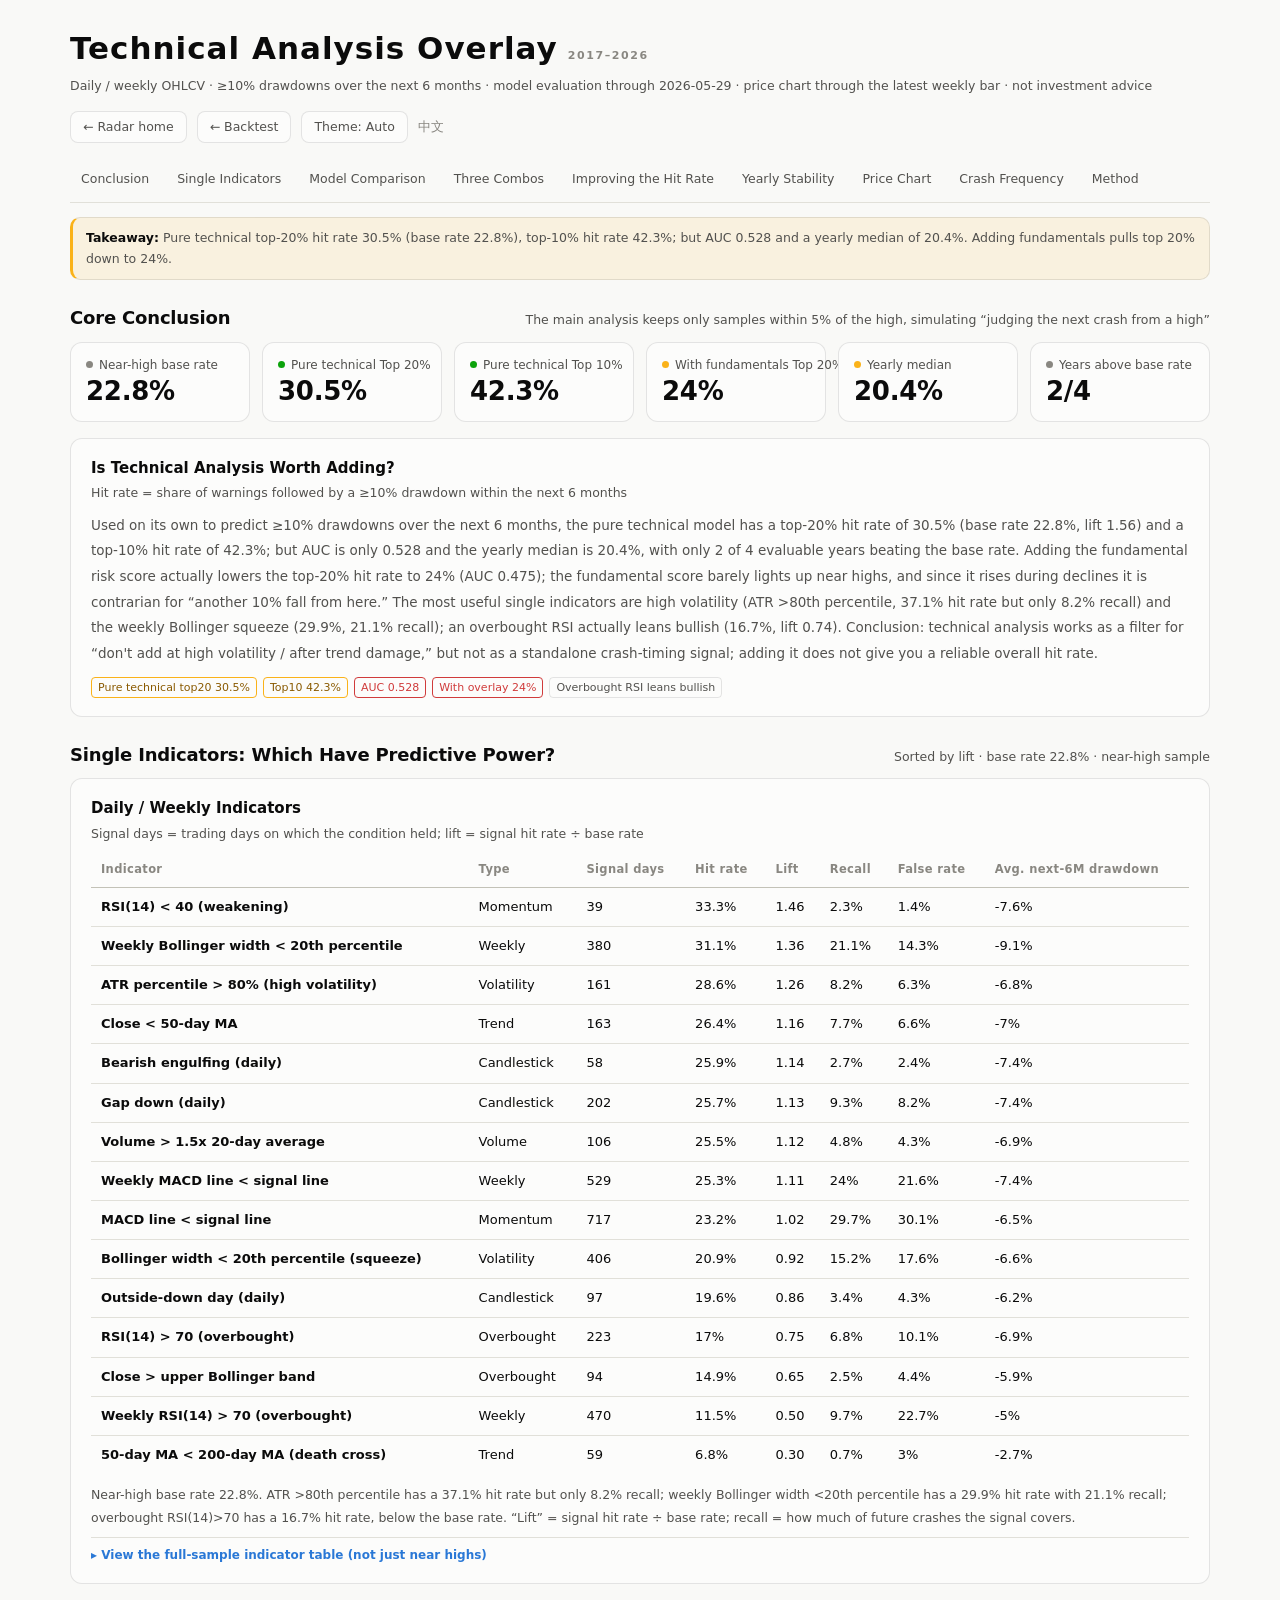
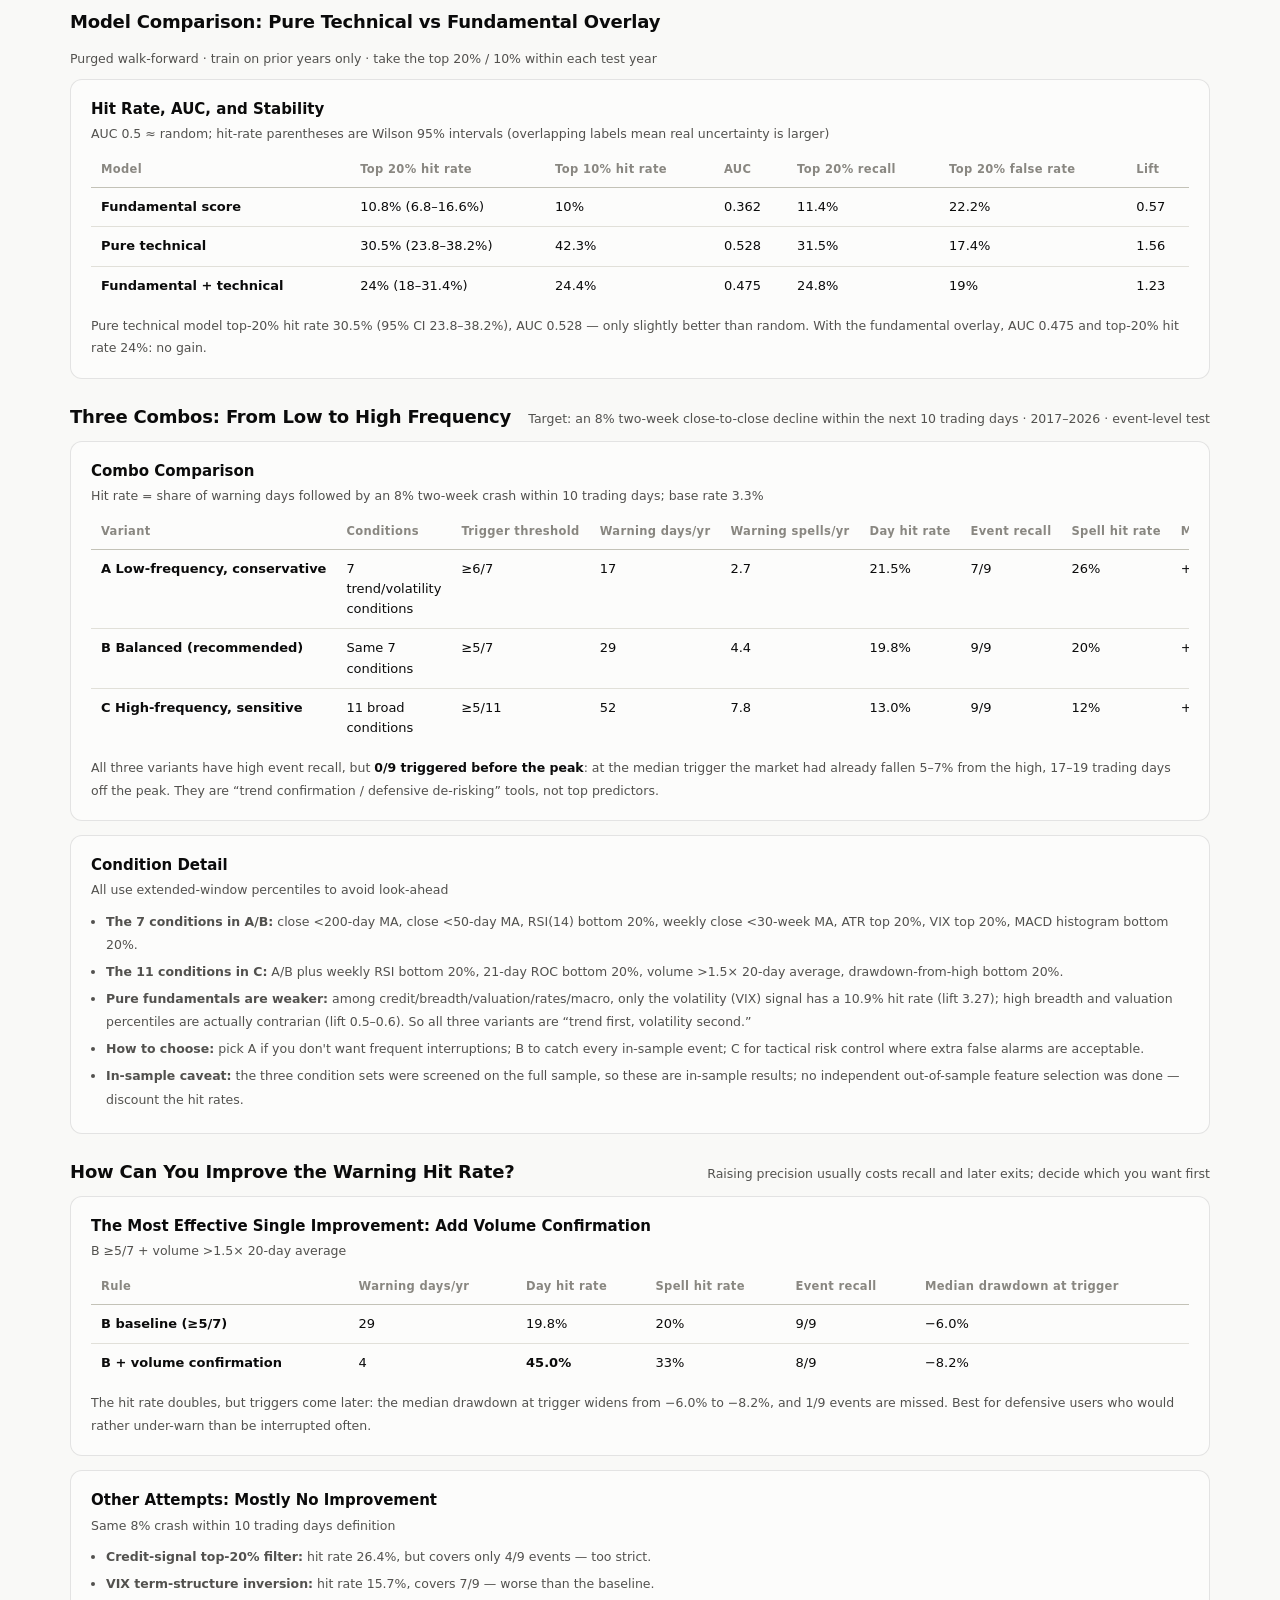
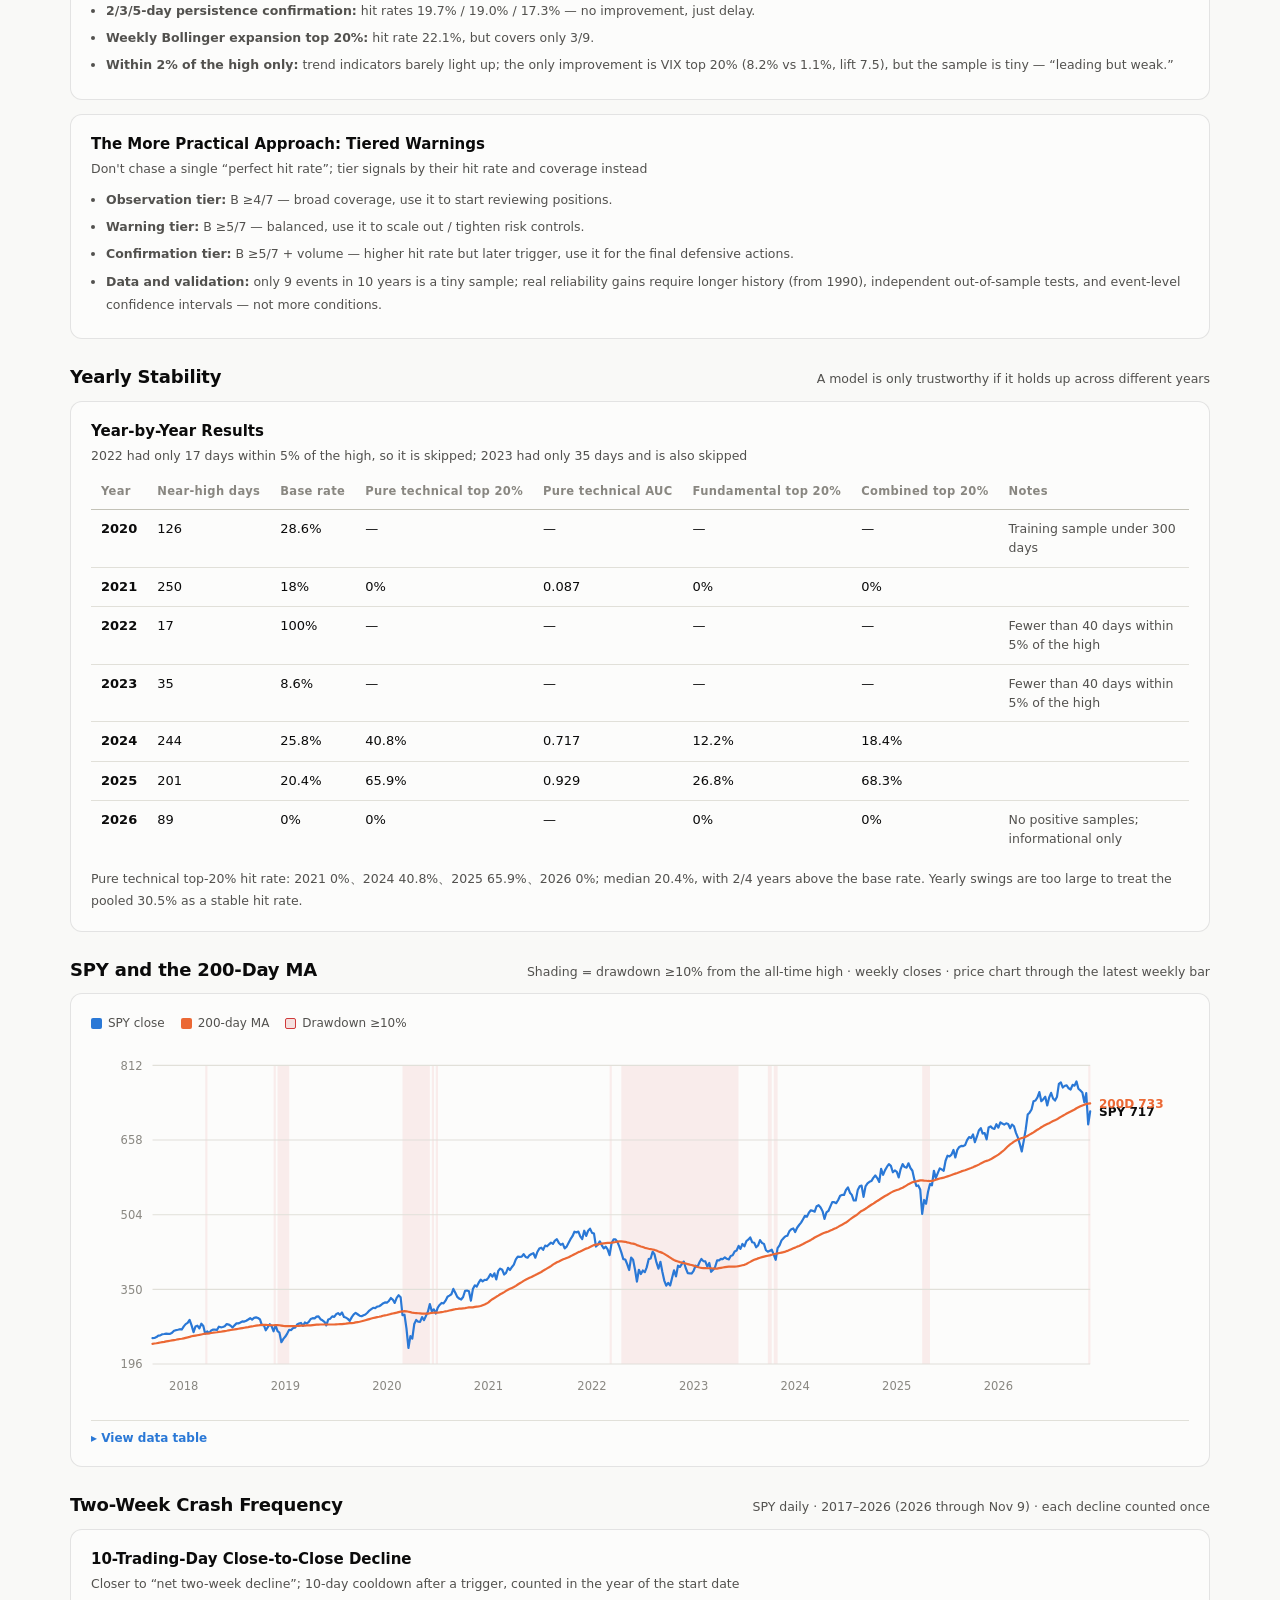
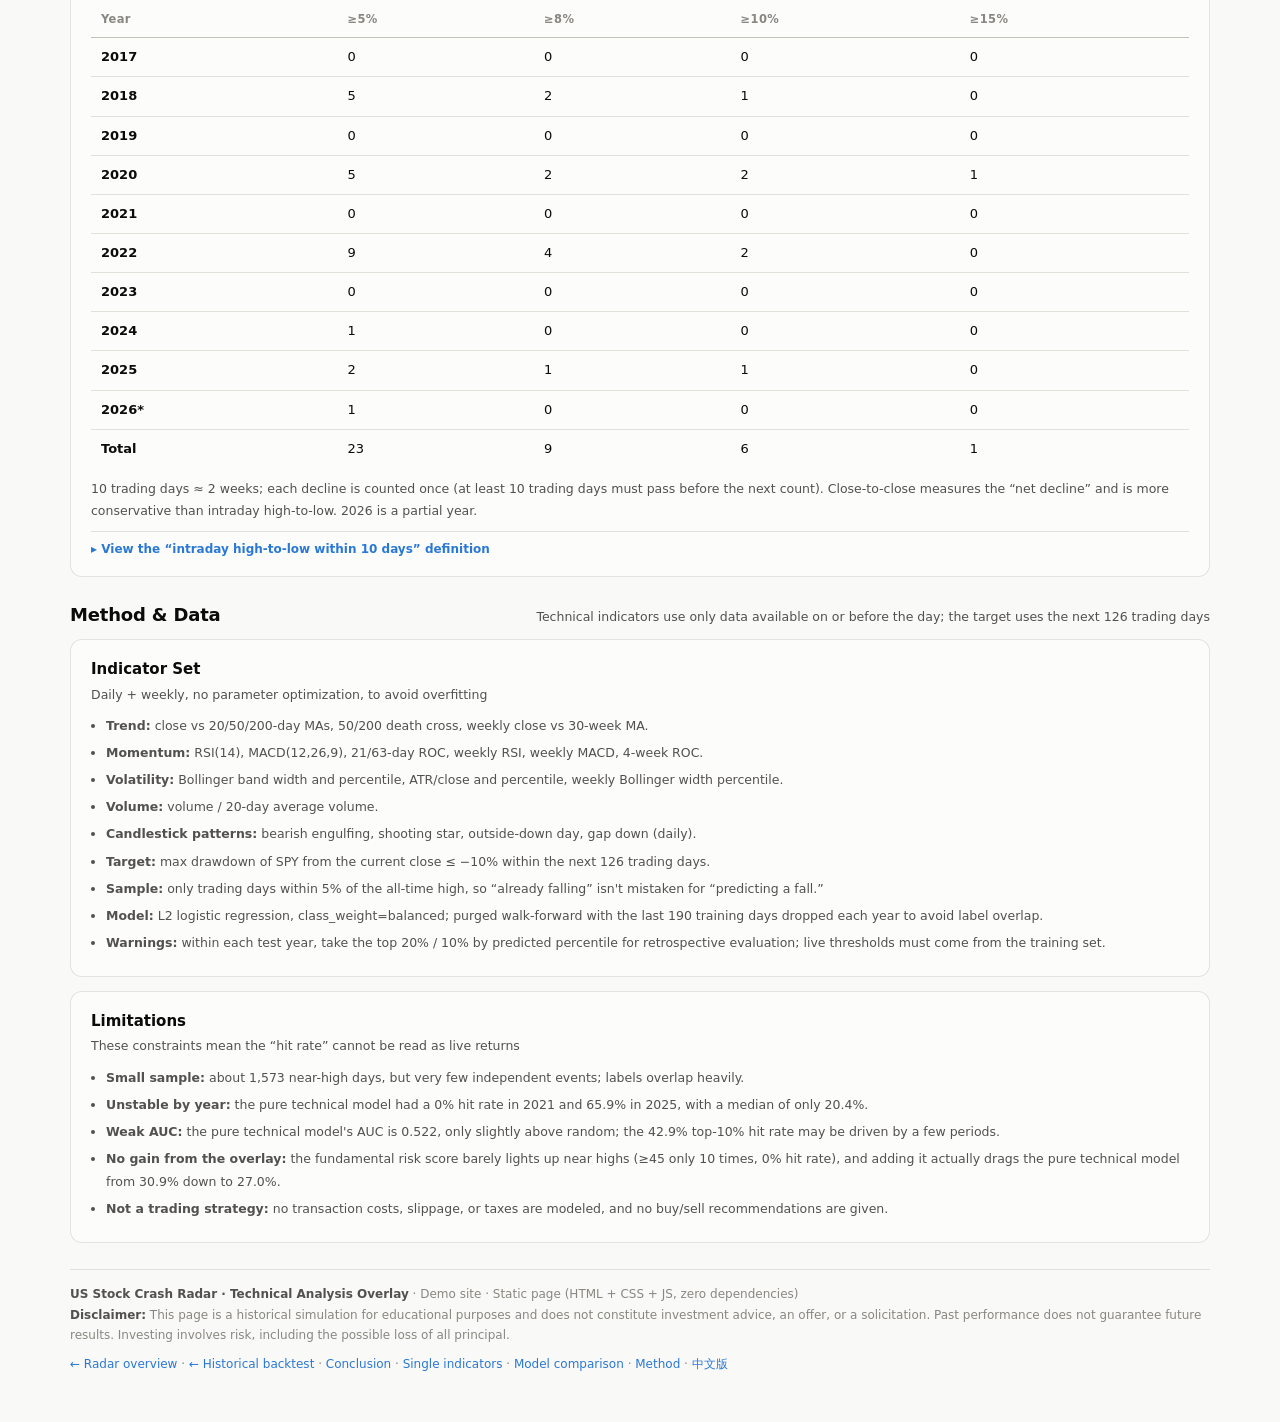
<file: en/technical.html>
<!DOCTYPE html>
<html lang="en">
<head>
<meta charset="UTF-8">
<meta name="viewport" content="width=device-width, initial-scale=1.0">
<title>Technical Analysis · US Stock Crash Radar</title>
<meta name="description" content="Using daily/weekly technical indicators to predict ≥10% drawdowns over the next 6 months: single-indicator hit rates, pure technical models, fundamental overlay, year-by-year stability. Educational and research use only, not investment advice.">
<meta name="theme-color" content="#f9f9f7" media="(prefers-color-scheme: light)">
<meta name="theme-color" content="#0d0d0d" media="(prefers-color-scheme: dark)">
<link rel="alternate" hreflang="en" href="https://wangxian111.github.io/usstockcrash/en/technical.html">
<link rel="alternate" hreflang="zh-CN" href="https://wangxian111.github.io/usstockcrash/technical.html">
<link rel="alternate" hreflang="x-default" href="https://wangxian111.github.io/usstockcrash/technical.html">
<link rel="icon" type="image/svg+xml" href="../assets/favicon.svg">
<link rel="stylesheet" href="../assets/site.css">
<style>
  .tech-indicators { min-width: 980px; }
  .tech-models { min-width: 860px; }
  .tech-yearly { min-width: 900px; }
  .tech-note { font-size: 12.5px; color: var(--ink-2); line-height: 1.8; }
  .tech-note b { color: var(--ink); }
  .tech-list { margin: 0; padding-left: 1.2em; color: var(--ink-2); font-size: 12.5px; line-height: 1.85; }
  .tech-list li { margin-bottom: 4px; }
  /* Donation button styling — kept ready for when a Ko-fi / GitHub Sponsors account exists. */
  .sponsor-btn { border-color: #ea4aaa; color: #ea4aaa; }
  .sponsor-btn:hover { background: #ea4aaa; color: #fff !important; border-color: #ea4aaa !important; }
  .lang-switch { font-size: 12.5px; color: var(--muted); text-decoration: none; }
</style>
</head>
<body class="viz-root">
<div class="wrap">

  <header class="masthead">
    <div>
      <h1>Technical Analysis Overlay <span class="mast-tag">2017–2026</span></h1>
      <div class="sub">Daily / weekly OHLCV · ≥10% drawdowns over the next 6 months · model evaluation through <span id="techAsOf">—</span> · price chart through the latest weekly bar · not investment advice</div>
    </div>
    <div class="mast-right">
      <a class="ghost-btn" href="index.html" style="text-decoration:none">← Radar home</a>
      <a class="ghost-btn" href="backtest.html" style="text-decoration:none">← Backtest</a>
      <button class="ghost-btn" id="themeBtn" type="button">Theme: Auto</button>
      <a class="lang-switch" href="../technical.html" hreflang="zh-CN">中文</a>
    </div>
  </header>

  <nav class="site-nav" aria-label="Page navigation">
    <a href="#tech-summary">Conclusion</a>
    <a href="#tech-indicators">Single Indicators</a>
    <a href="#tech-models">Model Comparison</a>
    <a href="#tech-combos">Three Combos</a>
    <a href="#tech-improve">Improving the Hit Rate</a>
    <a href="#tech-yearly">Yearly Stability</a>
    <a href="#tech-chart">Price Chart</a>
    <a href="#tech-crash-frequency">Crash Frequency</a>
    <a href="#tech-method">Method</a>
  </nav>

  <div class="demo-banner" role="note">
    <strong>Takeaway:</strong> <span id="techBannerText">Loading…</span>
  </div>

  <!-- ================= Conclusion ================= -->
  <section id="tech-summary" class="report-section">
    <div class="section-head">
      <h2>Core Conclusion</h2>
      <p class="cap">The main analysis keeps only samples within 5% of the high, simulating “judging the next crash from a high”</p>
    </div>

    <div class="kpis" id="techKpis" aria-label="Technical analysis statistics"></div>

    <div class="card">
      <div class="card-head">
        <div>
          <h2>Is Technical Analysis Worth Adding?</h2>
          <p class="cap">Hit rate = share of warnings followed by a ≥10% drawdown within the next 6 months</p>
        </div>
      </div>
      <p id="techConclusion" style="font-size:13.5px;line-height:1.9;color:var(--ink-2);margin:0 0 10px">
        Loading…
      </p>
      <div class="alert-tags" id="techTags"></div>
    </div>
  </section>

  <!-- ================= Single indicators ================= -->
  <section id="tech-indicators" class="report-section">
    <div class="section-head">
      <h2>Single Indicators: Which Have Predictive Power?</h2>
      <p class="cap">Sorted by lift · base rate <span id="techBaseRate">—</span> · near-high sample</p>
    </div>

    <div class="card">
      <div class="card-head">
        <div>
          <h2>Daily / Weekly Indicators</h2>
          <p class="cap">Signal days = trading days on which the condition held; lift = signal hit rate ÷ base rate</p>
        </div>
      </div>
      <p class="scroll-hint">Table scrolls horizontally →</p>
      <div class="tblwrap">
        <table class="sig tech-indicators">
          <thead>
            <tr>
              <th>Indicator</th><th>Type</th><th>Signal days</th><th>Hit rate</th>
              <th>Lift</th><th>Recall</th><th>False rate</th><th>Avg. next-6M drawdown</th>
            </tr>
          </thead>
          <tbody id="techIndicatorRows"></tbody>
        </table>
      </div>
      <p class="tech-note" id="techIndicatorNote" style="margin:10px 0 0"></p>
      <details class="data-table">
        <summary>View the full-sample indicator table (not just near highs)</summary>
        <div class="tblwrap">
          <table class="sig tech-indicators">
            <thead>
              <tr>
                <th>Indicator</th><th>Type</th><th>Signal days</th><th>Hit rate</th>
                <th>Lift</th><th>Recall</th><th>False rate</th><th>Avg. next-6M drawdown</th>
              </tr>
            </thead>
            <tbody id="techAllRows"></tbody>
          </table>
        </div>
      </details>
    </div>
  </section>

  <!-- ================= Model comparison ================= -->
  <section id="tech-models" class="report-section">
    <div class="section-head">
      <h2>Model Comparison: Pure Technical vs Fundamental Overlay</h2>
      <p class="cap">Purged walk-forward · train on prior years only · take the top 20% / 10% within each test year</p>
    </div>

    <div class="card">
      <div class="card-head">
        <div>
          <h2>Hit Rate, AUC, and Stability</h2>
          <p class="cap">AUC 0.5 ≈ random; hit-rate parentheses are Wilson 95% intervals (overlapping labels mean real uncertainty is larger)</p>
        </div>
      </div>
      <p class="scroll-hint">Table scrolls horizontally →</p>
      <div class="tblwrap">
        <table class="sig tech-models">
          <thead>
            <tr>
              <th>Model</th><th>Top 20% hit rate</th><th>Top 10% hit rate</th>
              <th>AUC</th><th>Top 20% recall</th><th>Top 20% false rate</th><th>Lift</th>
            </tr>
          </thead>
          <tbody id="techModelRows"></tbody>
        </table>
      </div>
      <p class="tech-note" id="techModelNote" style="margin:10px 0 0"></p>
    </div>
  </section>

  <!-- ================= Three combos ================= -->
  <section id="tech-combos" class="report-section">
    <div class="section-head">
      <h2>Three Combos: From Low to High Frequency</h2>
      <p class="cap">Target: an 8% two-week close-to-close decline within the next 10 trading days · 2017–2026 · event-level test</p>
    </div>

    <div class="card">
      <div class="card-head">
        <div>
          <h2>Combo Comparison</h2>
          <p class="cap">Hit rate = share of warning days followed by an 8% two-week crash within 10 trading days; base rate 3.3%</p>
        </div>
      </div>
      <p class="scroll-hint">Table scrolls horizontally →</p>
      <div class="tblwrap">
        <table class="sig" style="min-width:1040px">
          <thead>
            <tr>
              <th>Variant</th><th>Conditions</th><th>Trigger threshold</th>
              <th>Warning days/yr</th><th>Warning spells/yr</th><th>Day hit rate</th>
              <th>Event recall</th><th>Spell hit rate</th><th>Median days from peak</th><th>Median drawdown</th>
            </tr>
          </thead>
          <tbody>
            <tr>
              <td>A Low-frequency, conservative</td><td>7 trend/volatility conditions</td><td>≥6/7</td>
              <td class="num">17</td><td class="num">2.7</td><td class="num">21.5%</td>
              <td class="num">7/9</td><td class="num">26%</td><td class="num">+19 d</td><td class="num">−6.7%</td>
            </tr>
            <tr>
              <td>B Balanced (recommended)</td><td>Same 7 conditions</td><td>≥5/7</td>
              <td class="num">29</td><td class="num">4.4</td><td class="num">19.8%</td>
              <td class="num">9/9</td><td class="num">20%</td><td class="num">+17 d</td><td class="num">−6.0%</td>
            </tr>
            <tr>
              <td>C High-frequency, sensitive</td><td>11 broad conditions</td><td>≥5/11</td>
              <td class="num">52</td><td class="num">7.8</td><td class="num">13.0%</td>
              <td class="num">9/9</td><td class="num">12%</td><td class="num">+17 d</td><td class="num">−4.7%</td>
            </tr>
          </tbody>
        </table>
      </div>
      <p class="tech-note" style="margin:10px 0 0">
        All three variants have high event recall, but <b>0/9 triggered before the peak</b>: at the median trigger the market had already fallen 5–7% from the high,
        17–19 trading days off the peak. They are “trend confirmation / defensive de-risking” tools, not top predictors.
      </p>
    </div>

    <div class="card">
      <div class="card-head">
        <div>
          <h2>Condition Detail</h2>
          <p class="cap">All use extended-window percentiles to avoid look-ahead</p>
        </div>
      </div>
      <ul class="tech-list">
        <li><b>The 7 conditions in A/B:</b> close &lt;200-day MA, close &lt;50-day MA, RSI(14) bottom 20%, weekly close &lt;30-week MA, ATR top 20%, VIX top 20%, MACD histogram bottom 20%.</li>
        <li><b>The 11 conditions in C:</b> A/B plus weekly RSI bottom 20%, 21-day ROC bottom 20%, volume &gt;1.5× 20-day average, drawdown-from-high bottom 20%.</li>
        <li><b>Pure fundamentals are weaker:</b> among credit/breadth/valuation/rates/macro, only the volatility (VIX) signal has a 10.9% hit rate (lift 3.27); high breadth and valuation percentiles are actually contrarian (lift 0.5–0.6). So all three variants are “trend first, volatility second.”</li>
        <li><b>How to choose:</b> pick A if you don't want frequent interruptions; B to catch every in-sample event; C for tactical risk control where extra false alarms are acceptable.</li>
        <li><b>In-sample caveat:</b> the three condition sets were screened on the full sample, so these are in-sample results; no independent out-of-sample feature selection was done — discount the hit rates.</li>
      </ul>
    </div>
  </section>

  <!-- ================= Improving the hit rate ================= -->
  <section id="tech-improve" class="report-section">
    <div class="section-head">
      <h2>How Can You Improve the Warning Hit Rate?</h2>
      <p class="cap">Raising precision usually costs recall and later exits; decide which you want first</p>
    </div>

    <div class="card">
      <div class="card-head">
        <div>
          <h2>The Most Effective Single Improvement: Add Volume Confirmation</h2>
          <p class="cap">B ≥5/7 + volume &gt;1.5× 20-day average</p>
        </div>
      </div>
      <p class="scroll-hint">Table scrolls horizontally →</p>
      <div class="tblwrap">
        <table class="sig" style="min-width:760px">
          <thead>
            <tr><th>Rule</th><th>Warning days/yr</th><th>Day hit rate</th><th>Spell hit rate</th><th>Event recall</th><th>Median drawdown at trigger</th></tr>
          </thead>
          <tbody>
            <tr><td>B baseline (≥5/7)</td><td class="num">29</td><td class="num">19.8%</td><td class="num">20%</td><td class="num">9/9</td><td class="num">−6.0%</td></tr>
            <tr><td><b>B + volume confirmation</b></td><td class="num">4</td><td class="num"><b>45.0%</b></td><td class="num">33%</td><td class="num">8/9</td><td class="num">−8.2%</td></tr>
          </tbody>
        </table>
      </div>
      <p class="tech-note" style="margin:10px 0 0">
        The hit rate doubles, but triggers come later: the median drawdown at trigger widens from −6.0% to −8.2%, and 1/9 events are missed.
        Best for defensive users who would rather under-warn than be interrupted often.
      </p>
    </div>

    <div class="card">
      <div class="card-head">
        <div>
          <h2>Other Attempts: Mostly No Improvement</h2>
          <p class="cap">Same 8% crash within 10 trading days definition</p>
        </div>
      </div>
      <ul class="tech-list">
        <li><b>Credit-signal top-20% filter:</b> hit rate 26.4%, but covers only 4/9 events — too strict.</li>
        <li><b>VIX term-structure inversion:</b> hit rate 15.7%, covers 7/9 — worse than the baseline.</li>
        <li><b>2/3/5-day persistence confirmation:</b> hit rates 19.7% / 19.0% / 17.3% — no improvement, just delay.</li>
        <li><b>Weekly Bollinger expansion top 20%:</b> hit rate 22.1%, but covers only 3/9.</li>
        <li><b>Within 2% of the high only:</b> trend indicators barely light up; the only improvement is VIX top 20% (8.2% vs 1.1%, lift 7.5), but the sample is tiny — “leading but weak.”</li>
      </ul>
    </div>

    <div class="card">
      <div class="card-head">
        <div>
          <h2>The More Practical Approach: Tiered Warnings</h2>
          <p class="cap">Don't chase a single “perfect hit rate”; tier signals by their hit rate and coverage instead</p>
        </div>
      </div>
      <ul class="tech-list">
        <li><b>Observation tier:</b> B ≥4/7 — broad coverage, use it to start reviewing positions.</li>
        <li><b>Warning tier:</b> B ≥5/7 — balanced, use it to scale out / tighten risk controls.</li>
        <li><b>Confirmation tier:</b> B ≥5/7 + volume — higher hit rate but later trigger, use it for the final defensive actions.</li>
        <li><b>Data and validation:</b> only 9 events in 10 years is a tiny sample; real reliability gains require longer history (from 1990), independent out-of-sample tests, and event-level confidence intervals — not more conditions.</li>
      </ul>
    </div>
  </section>

  <!-- ================= Yearly stability ================= -->
  <section id="tech-yearly" class="report-section">
    <div class="section-head">
      <h2>Yearly Stability</h2>
      <p class="cap">A model is only trustworthy if it holds up across different years</p>
    </div>

    <div class="card">
      <div class="card-head">
        <div>
          <h2>Year-by-Year Results</h2>
          <p class="cap">2022 had only 17 days within 5% of the high, so it is skipped; 2023 had only 35 days and is also skipped</p>
        </div>
      </div>
      <p class="scroll-hint">Table scrolls horizontally →</p>
      <div class="tblwrap">
        <table class="sig tech-yearly">
          <thead>
            <tr>
              <th>Year</th><th>Near-high days</th><th>Base rate</th>
              <th>Pure technical top 20%</th><th>Pure technical AUC</th>
              <th>Fundamental top 20%</th><th>Combined top 20%</th><th>Notes</th>
            </tr>
          </thead>
          <tbody id="techYearlyRows"></tbody>
        </table>
      </div>
      <p class="tech-note" id="techStabilityNote" style="margin:10px 0 0"></p>
    </div>
  </section>

  <!-- ================= Price chart ================= -->
  <section id="tech-chart" class="report-section">
    <div class="section-head">
      <h2>SPY and the 200-Day MA</h2>
      <p class="cap">Shading = drawdown ≥10% from the all-time high · weekly closes · price chart through the latest weekly bar</p>
    </div>

    <div class="card">
      <div class="legend" aria-label="Legend">
        <span class="k"><span class="kbox" style="background:var(--s1)"></span>SPY close</span>
        <span class="k"><span class="kbox" style="background:var(--s2)"></span>200-day MA</span>
        <span class="k"><span class="kbox" style="background:rgba(208,59,59,.14);border:1px solid var(--crit)"></span>Drawdown ≥10%</span>
      </div>
      <div class="chartbox" id="techChart"></div>
    </div>
  </section>

  <!-- ================= Two-week crash frequency ================= -->
  <section id="tech-crash-frequency" class="report-section">
    <div class="section-head">
      <h2>Two-Week Crash Frequency</h2>
      <p class="cap">SPY daily · 2017–2026 (2026 through Nov 9) · each decline counted once</p>
    </div>

    <div class="card">
      <div class="card-head">
        <div>
          <h2>10-Trading-Day Close-to-Close Decline</h2>
          <p class="cap">Closer to “net two-week decline”; 10-day cooldown after a trigger, counted in the year of the start date</p>
        </div>
      </div>
      <p class="scroll-hint">Table scrolls horizontally →</p>
      <div class="tblwrap">
        <table class="sig" style="min-width:640px">
          <thead>
            <tr><th>Year</th><th>≥5%</th><th>≥8%</th><th>≥10%</th><th>≥15%</th></tr>
          </thead>
          <tbody>
            <tr><td>2017</td><td class="num">0</td><td class="num">0</td><td class="num">0</td><td class="num">0</td></tr>
            <tr><td>2018</td><td class="num">5</td><td class="num">2</td><td class="num">1</td><td class="num">0</td></tr>
            <tr><td>2019</td><td class="num">0</td><td class="num">0</td><td class="num">0</td><td class="num">0</td></tr>
            <tr><td>2020</td><td class="num">5</td><td class="num">2</td><td class="num">2</td><td class="num">1</td></tr>
            <tr><td>2021</td><td class="num">0</td><td class="num">0</td><td class="num">0</td><td class="num">0</td></tr>
            <tr><td>2022</td><td class="num">9</td><td class="num">4</td><td class="num">2</td><td class="num">0</td></tr>
            <tr><td>2023</td><td class="num">0</td><td class="num">0</td><td class="num">0</td><td class="num">0</td></tr>
            <tr><td>2024</td><td class="num">1</td><td class="num">0</td><td class="num">0</td><td class="num">0</td></tr>
            <tr><td>2025</td><td class="num">2</td><td class="num">1</td><td class="num">1</td><td class="num">0</td></tr>
            <tr><td>2026*</td><td class="num">1</td><td class="num">0</td><td class="num">0</td><td class="num">0</td></tr>
            <tr><td>Total</td><td class="num">23</td><td class="num">9</td><td class="num">6</td><td class="num">1</td></tr>
          </tbody>
        </table>
      </div>
      <p class="tech-note" style="margin:10px 0 0">
        10 trading days ≈ 2 weeks; each decline is counted once (at least 10 trading days must pass before the next count).
        Close-to-close measures the “net decline” and is more conservative than intraday high-to-low. 2026 is a partial year.
      </p>

      <details class="data-table">
        <summary>View the “intraday high-to-low within 10 days” definition</summary>
        <p class="tech-note" style="margin:8px 0">
          Intraday definition: a high followed by a low within 10 trading days with a max swing above the threshold. It also counts
          “intraday flash crashes that close back up,” so counts are higher.
        </p>
        <div class="tblwrap">
          <table class="sig" style="min-width:640px">
            <thead>
              <tr><th>Year</th><th>≥5%</th><th>≥8%</th><th>≥10%</th><th>≥15%</th></tr>
            </thead>
            <tbody>
              <tr><td>2017</td><td class="num">0</td><td class="num">0</td><td class="num">0</td><td class="num">0</td></tr>
              <tr><td>2018</td><td class="num">8</td><td class="num">3</td><td class="num">2</td><td class="num">0</td></tr>
              <tr><td>2019</td><td class="num">3</td><td class="num">1</td><td class="num">0</td><td class="num">0</td></tr>
              <tr><td>2020</td><td class="num">11</td><td class="num">4</td><td class="num">3</td><td class="num">2</td></tr>
              <tr><td>2021</td><td class="num">3</td><td class="num">0</td><td class="num">0</td><td class="num">0</td></tr>
              <tr><td>2022</td><td class="num">17</td><td class="num">9</td><td class="num">5</td><td class="num">0</td></tr>
              <tr><td>2023</td><td class="num">4</td><td class="num">0</td><td class="num">0</td><td class="num">0</td></tr>
              <tr><td>2024</td><td class="num">2</td><td class="num">1</td><td class="num">0</td><td class="num">0</td></tr>
              <tr><td>2025</td><td class="num">4</td><td class="num">2</td><td class="num">2</td><td class="num">1</td></tr>
              <tr><td>2026*</td><td class="num">4</td><td class="num">0</td><td class="num">0</td><td class="num">0</td></tr>
              <tr><td>Total</td><td class="num">56</td><td class="num">20</td><td class="num">12</td><td class="num">3</td></tr>
            </tbody>
          </table>
        </div>
      </details>
    </div>
  </section>

  <!-- ================= Method ================= -->
  <section id="tech-method" class="report-section">
    <div class="section-head">
      <h2>Method &amp; Data</h2>
      <p class="cap">Technical indicators use only data available on or before the day; the target uses the next 126 trading days</p>
    </div>

    <div class="card">
      <div class="card-head">
        <div>
          <h2>Indicator Set</h2>
          <p class="cap">Daily + weekly, no parameter optimization, to avoid overfitting</p>
        </div>
      </div>
      <ul class="tech-list">
        <li><b>Trend:</b> close vs 20/50/200-day MAs, 50/200 death cross, weekly close vs 30-week MA.</li>
        <li><b>Momentum:</b> RSI(14), MACD(12,26,9), 21/63-day ROC, weekly RSI, weekly MACD, 4-week ROC.</li>
        <li><b>Volatility:</b> Bollinger band width and percentile, ATR/close and percentile, weekly Bollinger width percentile.</li>
        <li><b>Volume:</b> volume / 20-day average volume.</li>
        <li><b>Candlestick patterns:</b> bearish engulfing, shooting star, outside-down day, gap down (daily).</li>
        <li><b>Target:</b> max drawdown of SPY from the current close ≤ −10% within the next 126 trading days.</li>
        <li><b>Sample:</b> only trading days within 5% of the all-time high, so “already falling” isn't mistaken for “predicting a fall.”</li>
        <li><b>Model:</b> L2 logistic regression, class_weight=balanced; purged walk-forward with the last 190 training days dropped each year to avoid label overlap.</li>
        <li><b>Warnings:</b> within each test year, take the top 20% / 10% by predicted percentile for retrospective evaluation; live thresholds must come from the training set.</li>
      </ul>
    </div>

    <div class="card">
      <div class="card-head">
        <div>
          <h2>Limitations</h2>
          <p class="cap">These constraints mean the “hit rate” cannot be read as live returns</p>
        </div>
      </div>
      <ul class="tech-list">
        <li><b>Small sample:</b> about 1,573 near-high days, but very few independent events; labels overlap heavily.</li>
        <li><b>Unstable by year:</b> the pure technical model had a 0% hit rate in 2021 and 65.9% in 2025, with a median of only 20.4%.</li>
        <li><b>Weak AUC:</b> the pure technical model's AUC is 0.522, only slightly above random; the 42.9% top-10% hit rate may be driven by a few periods.</li>
        <li><b>No gain from the overlay:</b> the fundamental risk score barely lights up near highs (≥45 only 10 times, 0% hit rate), and adding it actually drags the pure technical model from 30.9% down to 27.0%.</li>
        <li><b>Not a trading strategy:</b> no transaction costs, slippage, or taxes are modeled, and no buy/sell recommendations are given.</li>
      </ul>
    </div>
  </section>

  <footer>
    <b>US Stock Crash Radar · Technical Analysis Overlay</b> · Demo site · Static page (HTML + CSS + JS, zero dependencies)<br>
    <b>Disclaimer:</b> This page is a historical simulation for educational purposes and does not constitute investment advice, an offer, or a solicitation. Past performance does not guarantee future results. Investing involves risk, including the possible loss of all principal.<br>
    <span style="display:block;margin-top:8px">
      <a href="index.html">← Radar overview</a> ·
      <a href="backtest.html">← Historical backtest</a> ·
      <a href="#tech-summary">Conclusion</a> ·
      <a href="#tech-indicators">Single indicators</a> ·
      <a href="#tech-models">Model comparison</a> ·
      <a href="#tech-method">Method</a> ·
      <a href="../technical.html" hreflang="zh-CN">中文版</a>
    </span>
  </footer>
</div>

<div id="tt" aria-hidden="true"></div>

<noscript>
  <div style="max-width:1140px;margin:12px auto;padding:12px;border:1px solid #d03b3b;border-radius:8px;color:#d03b3b">
    Charts and technical analysis results require JavaScript.
  </div>
</noscript>

<script src="assets/technical-data.js"></script>
<script src="assets/technical.js"></script>
</body>
</html>
</file>
<file: assets/site.css>
/* ==========================================================================
   美股暴跌预警 · US Crash Radar
   设计令牌复用自 GoldWebsite / goldsite 的 dataviz 调色板实例。
   零依赖，浏览器直接打开即可。
   ========================================================================== */

.viz-root {
  color-scheme: light;
  --surface-1: #fcfcfb;
  --page: #f9f9f7;
  --ink: #0b0b0b;
  --ink-2: #52514e;
  --muted: #898781;
  --grid: #e1e0d9;
  --baseline: #c3c2b7;
  --border: rgba(11, 11, 11, 0.10);
  --s1: #2a78d6;
  --s2: #eb6834;
  --rise: #008300;
  --fall: #e34948;
  --seq-track: #cde2fb;
  --deem: #c9c7c0;
  --good: #0ca30c;
  --good-text: #006300;
  --warn: #fab219;
  --warn-text: #8a5a00;
  --serious: #ec835a;
  --serious-text: #a34a1f;
  --crit: #d03b3b;
  --delta-up: #006300;
  --delta-down: #d03b3b;
  --tt-bg: #ffffff;
  --tt-shadow: 0 6px 24px rgba(11, 11, 11, 0.14);
  --accent-soft: rgba(42, 120, 214, 0.08);
  --warn-soft: rgba(250, 178, 25, 0.10);
  --crit-soft: rgba(208, 59, 59, 0.08);
}

@media (prefers-color-scheme: dark) {
  :root:where(:not([data-theme="light"])) .viz-root {
    color-scheme: dark;
    --surface-1: #1a1a19;
    --page: #0d0d0d;
    --ink: #ffffff;
    --ink-2: #c3c2b7;
    --muted: #898781;
    --grid: #2c2c2a;
    --baseline: #383835;
    --border: rgba(255, 255, 255, 0.10);
    --s1: #3987e5;
    --s2: #d95926;
    --rise: #008300;
    --fall: #e66767;
    --seq-track: #184f95;
    --deem: #4a4a46;
    --good: #0ca30c;
    --good-text: #0ca30c;
    --warn: #fab219;
    --warn-text: #fab219;
    --serious: #ec835a;
    --serious-text: #ec835a;
    --crit: #d03b3b;
    --delta-up: #0ca30c;
    --delta-down: #e66767;
    --tt-bg: #232322;
    --tt-shadow: 0 6px 24px rgba(0, 0, 0, 0.5);
    --accent-soft: rgba(57, 135, 229, 0.12);
    --warn-soft: rgba(250, 178, 25, 0.12);
    --crit-soft: rgba(208, 59, 59, 0.14);
  }
}

:root[data-theme="dark"] .viz-root {
  color-scheme: dark;
  --surface-1: #1a1a19;
  --page: #0d0d0d;
  --ink: #ffffff;
  --ink-2: #c3c2b7;
  --muted: #898781;
  --grid: #2c2c2a;
  --baseline: #383835;
  --border: rgba(255, 255, 255, 0.10);
  --s1: #3987e5;
  --s2: #d95926;
  --rise: #008300;
  --fall: #e66767;
  --seq-track: #184f95;
  --deem: #4a4a46;
  --good: #0ca30c;
  --good-text: #0ca30c;
  --warn: #fab219;
  --warn-text: #fab219;
  --serious: #ec835a;
  --serious-text: #ec835a;
  --crit: #d03b3b;
  --delta-up: #0ca30c;
  --delta-down: #e66767;
  --tt-bg: #232322;
  --tt-shadow: 0 6px 24px rgba(0, 0, 0, 0.5);
  --accent-soft: rgba(57, 135, 229, 0.12);
  --warn-soft: rgba(250, 178, 25, 0.12);
  --crit-soft: rgba(208, 59, 59, 0.14);
}

* { box-sizing: border-box; }

.viz-root {
  font-family: system-ui, -apple-system, "Segoe UI", "PingFang SC", "Microsoft YaHei", sans-serif;
  background: var(--page);
  color: var(--ink);
  margin: 0;
  min-height: 100vh;
  padding: 24px 20px 48px;
  font-size: 14px;
  line-height: 1.55;
  -webkit-font-smoothing: antialiased;
}

.wrap { max-width: 1140px; margin: 0 auto; }

/* ---------- 页头 ---------- */
.masthead {
  display: flex;
  align-items: flex-end;
  justify-content: space-between;
  gap: 16px;
  flex-wrap: wrap;
  margin-bottom: 12px;
}
.masthead h1 {
  font-size: 31px;
  font-weight: 750;
  margin: 0;
  letter-spacing: 1px;
  display: flex;
  align-items: baseline;
  flex-wrap: wrap;
  gap: 10px;
}
.mast-tag {
  font-size: 11px;
  font-weight: 650;
  letter-spacing: 1.6px;
  color: var(--muted);
}
.masthead .sub { color: var(--ink-2); font-size: 12.5px; margin-top: 4px; }
.mast-right { display: flex; align-items: center; gap: 10px; flex-wrap: wrap; }
.src-badge {
  font-size: 12px;
  color: var(--ink-2);
  border: 1px solid var(--border);
  border-radius: 999px;
  padding: 4px 12px;
  background: var(--surface-1);
  display: inline-flex;
  align-items: center;
  gap: 7px;
}
.live-dot {
  width: 7px;
  height: 7px;
  border-radius: 50%;
  background: var(--warn);
  flex: none;
}
.ghost-btn {
  font: inherit;
  font-size: 12.5px;
  color: var(--ink-2);
  background: var(--surface-1);
  border: 1px solid var(--border);
  border-radius: 8px;
  padding: 5px 12px;
  cursor: pointer;
}
.ghost-btn:hover { color: var(--ink); border-color: var(--baseline); }

/* ---------- 导航 ---------- */
.site-nav {
  position: sticky;
  top: 0;
  z-index: 30;
  display: flex;
  flex-wrap: wrap;
  gap: 6px;
  padding: 9px 0;
  margin-bottom: 14px;
  background: var(--page);
  background: color-mix(in srgb, var(--page) 92%, transparent);
  backdrop-filter: blur(10px);
  -webkit-backdrop-filter: blur(10px);
  border-bottom: 1px solid var(--grid);
}
.site-nav a {
  font-size: 12.5px;
  color: var(--ink-2);
  text-decoration: none;
  padding: 4px 10px;
  border-radius: 999px;
  border: 1px solid transparent;
  white-space: nowrap;
}
.site-nav a:hover { color: var(--s1); border-color: var(--border); background: var(--surface-1); }

/* ---------- 演示提示 ---------- */
.demo-banner {
  border: 1px solid var(--border);
  border-left: 3px solid var(--warn);
  border-radius: 10px;
  background: var(--warn-soft);
  color: var(--ink-2);
  font-size: 12.5px;
  line-height: 1.7;
  padding: 9px 13px;
  margin-bottom: 14px;
}
.demo-banner strong { color: var(--ink); }
.demo-banner code {
  font-family: ui-monospace, SFMono-Regular, Consolas, "Liberation Mono", monospace;
  font-size: 11.5px;
  background: var(--surface-1);
  border: 1px solid var(--border);
  border-radius: 5px;
  padding: 1px 5px;
  color: var(--ink);
}

/* ---------- 卡片 ---------- */
.card {
  background: var(--surface-1);
  border: 1px solid var(--border);
  border-radius: 12px;
  padding: 18px 20px;
}
.card + .card { margin-top: 14px; }
.card h2 { font-size: 15px; font-weight: 650; margin: 0; }
.card h3 { font-size: 13.5px; font-weight: 650; margin: 0 0 8px; }
.card .cap { color: var(--ink-2); font-size: 12.5px; margin: 3px 0 0; }
.card-head {
  display: flex;
  align-items: flex-start;
  justify-content: space-between;
  gap: 12px;
  margin-bottom: 10px;
  flex-wrap: wrap;
}
.eyebrow {
  font-size: 11px;
  font-weight: 700;
  letter-spacing: 0.12em;
  text-transform: uppercase;
  color: var(--muted);
}

/* ---------- 预警总览 ---------- */
.alert-card {
  display: grid;
  grid-template-columns: 250px 1fr;
  gap: 24px;
  align-items: stretch;
  border-left: 4px solid var(--serious);
}
.alert-left {
  border-right: 1px solid var(--grid);
  padding-right: 22px;
  display: flex;
  flex-direction: column;
  justify-content: center;
}
.alert-level {
  font-size: 25px;
  font-weight: 750;
  letter-spacing: 0.04em;
  line-height: 1.2;
  margin-top: 4px;
  color: var(--serious-text);
}
.alert-score {
  font-size: 52px;
  font-weight: 750;
  line-height: 1.05;
  letter-spacing: -0.03em;
  margin: 4px 0 2px;
}
.alert-score small { font-size: 16px; font-weight: 500; color: var(--muted); margin-left: 3px; }
.alert-note { font-size: 12px; color: var(--muted); }
.alert-right { min-width: 0; }
.risk-meter {
  position: relative;
  display: flex;
  height: 16px;
  border-radius: 8px;
  overflow: hidden;
  background: var(--grid);
  margin: 12px 0 7px;
}
.rm-seg { height: 100%; }
.rm-calm { background: var(--good); opacity: 0.50; }
.rm-watch { background: var(--warn); opacity: 0.62; }
.rm-elev { background: var(--serious); opacity: 0.76; }
.rm-alert { background: var(--crit); opacity: 0.82; }
.rm-crisis { background: #8f1d1d; opacity: 0.92; }
.rm-marker {
  position: absolute;
  top: -5px;
  bottom: -5px;
  width: 2px;
  background: var(--ink);
  transform: translateX(-1px);
}
.rm-marker span {
  position: absolute;
  top: -4px;
  left: 50%;
  transform: translateX(-50%);
  width: 10px;
  height: 10px;
  border-radius: 50%;
  background: var(--ink);
  border: 2px solid var(--surface-1);
}
.risk-scale {
  position: relative;
  height: 16px;
  font-size: 10.5px;
  color: var(--muted);
  margin-bottom: 10px;
}
.risk-scale span {
  position: absolute;
  top: 0;
  transform: translateX(-50%);
  white-space: nowrap;
}
.risk-scale span:first-child { transform: none; }
.risk-scale span:last-child { transform: translateX(-100%); }
.alert-summary {
  font-size: 13px;
  color: var(--ink-2);
  line-height: 1.7;
  margin: 8px 0 10px;
}
.alert-tags { display: flex; flex-wrap: wrap; gap: 6px; }

/* ---------- KPI ---------- */
.kpis {
  display: grid;
  grid-template-columns: repeat(auto-fit, minmax(172px, 1fr));
  gap: 12px;
  margin-bottom: 16px;
}
.stat {
  background: var(--surface-1);
  border: 1px solid var(--border);
  border-radius: 12px;
  padding: 13px 15px;
  min-width: 0;
}
.stat-label {
  font-size: 12px;
  color: var(--ink-2);
  display: flex;
  align-items: center;
  gap: 6px;
  white-space: nowrap;
}
.stat-value {
  font-size: 26px;
  font-weight: 650;
  margin: 3px 0 1px;
  line-height: 1.15;
  letter-spacing: -0.01em;
}
.stat-value small { font-size: 13px; font-weight: 500; color: var(--ink-2); margin-left: 2px; }
.stat-delta { font-size: 12px; color: var(--ink-2); }
.stat-delta.up { color: var(--delta-up); }
.stat-delta.dn { color: var(--delta-down); }
.stat-foot {
  display: flex;
  align-items: center;
  justify-content: space-between;
  gap: 8px;
  margin-top: 8px;
}
.chip {
  display: inline-flex;
  align-items: center;
  gap: 5px;
  font-size: 11.5px;
  font-weight: 600;
  white-space: nowrap;
}
.chip-good { color: var(--good-text); }
.chip-warn { color: var(--warn-text); }
.chip-serious { color: var(--serious-text); }
.chip-crit { color: var(--crit); }
.chip-mid { color: var(--ink-2); }
.spark { display: block; flex: none; }

/* ---------- 圆点 / 标签 ---------- */
.dot {
  display: inline-block;
  width: 7px;
  height: 7px;
  border-radius: 50%;
  background: var(--muted);
  flex: none;
}
.dot.good { background: var(--good); }
.dot.warn { background: var(--warn); }
.dot.serious { background: var(--serious); }
.dot.crit { background: var(--crit); }
.dot.mid { background: var(--muted); }
.tag {
  display: inline-block;
  font-size: 11px;
  border: 1px solid var(--border);
  border-radius: 4px;
  padding: 1px 6px;
  color: var(--ink-2);
  white-space: nowrap;
}
.tag.warn { color: var(--warn-text); border-color: var(--warn); }
.tag.crit { color: var(--crit); border-color: var(--crit); }

/* ---------- 区块 ---------- */
.report-section { margin-bottom: 16px; scroll-margin-top: 54px; }
.section-head {
  display: flex;
  align-items: baseline;
  justify-content: space-between;
  gap: 14px;
  flex-wrap: wrap;
  margin: 24px 0 10px;
}
.section-head h2 {
  font-size: 18px;
  font-weight: 700;
  margin: 0;
  letter-spacing: -0.01em;
}
.section-head .cap { font-size: 12.5px; color: var(--ink-2); margin: 0; }

/* ---------- 信号表 ---------- */
.tblwrap { overflow-x: auto; -webkit-overflow-scrolling: touch; }
.scroll-hint { display: none; font-size: 11.5px; color: var(--muted); margin: 0 0 6px; }
@media (max-width: 760px) { .scroll-hint { display: block; } }
table.sig { width: 100%; min-width: 760px; border-collapse: collapse; font-size: 13px; }
table.sig th {
  text-align: left;
  font-size: 11.5px;
  color: var(--muted);
  font-weight: 650;
  letter-spacing: 0.03em;
  padding: 8px 10px;
  border-bottom: 1px solid var(--baseline);
  white-space: nowrap;
}
table.sig td {
  padding: 9px 10px;
  border-bottom: 1px solid var(--grid);
  vertical-align: top;
}
table.sig tr:last-child td { border-bottom: 0; }
table.sig td.num { font-variant-numeric: tabular-nums; white-space: nowrap; }
table.sig td:first-child { color: var(--ink); font-weight: 600; white-space: nowrap; }
table.sig .why { color: var(--ink-2); font-size: 12.5px; }
.status-tag {
  display: inline-flex;
  align-items: center;
  gap: 5px;
  font-size: 12px;
  font-weight: 600;
  white-space: nowrap;
}
.status-good { color: var(--good-text); }
.status-warn { color: var(--warn-text); }
.status-serious { color: var(--serious-text); }
.status-crit { color: var(--crit); }
.status-mid { color: var(--ink-2); }
.mini-bar {
  display: inline-block;
  width: 52px;
  height: 6px;
  border-radius: 3px;
  background: var(--grid);
  vertical-align: middle;
  margin-right: 6px;
  overflow: hidden;
}
.mini-bar span {
  display: block;
  height: 100%;
  border-radius: 3px;
  background: var(--s2);
}

/* ---------- 驱动条 ---------- */
.drv-item { padding: 8px 0; border-bottom: 1px solid var(--grid); }
.drv-item:last-child { border-bottom: 0; }
.drv-line {
  display: grid;
  grid-template-columns: 132px 1fr 78px;
  gap: 10px;
  align-items: center;
}
.drv-name { font-size: 13px; font-weight: 600; }
.drv-track {
  position: relative;
  height: 10px;
  background: var(--grid);
  border-radius: 5px;
  overflow: hidden;
}
.drv-fill {
  position: absolute;
  left: 0;
  top: 0;
  height: 100%;
  border-radius: 5px;
  background: var(--s2);
}
.drv-val {
  font-size: 12px;
  text-align: right;
  font-variant-numeric: tabular-nums;
  color: var(--ink-2);
}
.drv-reason {
  font-size: 11.5px;
  color: var(--ink-2);
  margin: 3px 0 0;
  padding-left: 142px;
  line-height: 1.55;
}
.formula-box {
  border: 1px solid var(--border);
  border-radius: 10px;
  background: var(--page);
  padding: 12px 14px;
  font-size: 12.5px;
  color: var(--ink-2);
  line-height: 1.75;
}
.formula-box b { color: var(--ink); }
.formula-box code {
  font-family: ui-monospace, SFMono-Regular, Consolas, "Liberation Mono", monospace;
  font-size: 11.5px;
  background: var(--surface-1);
  border: 1px solid var(--border);
  border-radius: 5px;
  padding: 1px 5px;
  color: var(--ink);
}

/* ---------- 图表 ---------- */
.charts-grid { display: grid; grid-template-columns: 1fr 1fr; gap: 16px; }
.charts-grid .span2 { grid-column: 1 / -1; }
.chartbox { width: 100%; }
.chartbox svg { display: block; width: 100%; height: auto; }
.legend {
  display: flex;
  gap: 16px;
  flex-wrap: wrap;
  font-size: 12px;
  color: var(--ink-2);
  margin: 2px 0 6px;
  align-items: center;
}
.legend .k { display: inline-flex; align-items: center; gap: 6px; }
.kbox { width: 11px; height: 11px; border-radius: 2px; display: inline-block; }
.nodata { color: var(--muted); font-size: 13px; padding: 24px 0; text-align: center; }

/* ---------- 数据表 ---------- */
details.data-table {
  margin-top: 8px;
  border-top: 1px solid var(--grid);
  padding-top: 8px;
}
details.data-table summary {
  cursor: pointer;
  list-style: none;
  font-size: 12px;
  color: var(--s1);
  font-weight: 600;
}
details.data-table summary::-webkit-details-marker { display: none; }
details.data-table summary::before { content: "▸ "; }
details.data-table[open] summary::before { content: "▾ "; }
details.data-table .tblwrap {
  max-height: 280px;
  overflow: auto;
  border: 1px solid var(--border);
  border-radius: 8px;
  margin-top: 8px;
}
table.data { width: 100%; border-collapse: collapse; font-size: 12.5px; }
table.data th {
  position: sticky;
  top: 0;
  background: var(--surface-1);
  text-align: right;
  font-weight: 600;
  color: var(--ink-2);
  padding: 7px 10px;
  border-bottom: 1px solid var(--grid);
  white-space: nowrap;
}
table.data th:first-child, table.data td:first-child { text-align: left; }
table.data td {
  padding: 6px 10px;
  text-align: right;
  border-bottom: 1px solid var(--grid);
  color: var(--ink);
  font-variant-numeric: tabular-nums;
  white-space: nowrap;
}
table.data tr:last-child td { border-bottom: 0; }

/* ---------- 时间线 ---------- */
.timeline { list-style: none; margin: 0; padding: 0; }
.timeline li {
  position: relative;
  padding: 0 0 14px 20px;
  border-left: 2px solid var(--grid);
}
.timeline li:last-child { padding-bottom: 0; }
.timeline li::before {
  content: "";
  position: absolute;
  left: -5px;
  top: 4px;
  width: 8px;
  height: 8px;
  border-radius: 50%;
  background: var(--s1);
  border: 2px solid var(--surface-1);
}
.timeline .d { font-size: 12px; color: var(--s1); font-weight: 650; }
.timeline .t { font-size: 12.5px; color: var(--ink-2); margin-top: 1px; }
.timeline b { color: var(--ink); }

/* ---------- 暴露地图 ---------- */
table.exposure { width: 100%; min-width: 720px; border-collapse: collapse; font-size: 12.5px; }
table.exposure th {
  text-align: left;
  font-size: 11.5px;
  color: var(--muted);
  font-weight: 650;
  padding: 8px 10px;
  border-bottom: 1px solid var(--baseline);
  white-space: nowrap;
}
table.exposure td {
  padding: 8px 10px;
  border-bottom: 1px solid var(--grid);
  color: var(--ink-2);
  vertical-align: top;
}
table.exposure tr:last-child td { border-bottom: 0; }
table.exposure td:first-child { color: var(--ink); font-weight: 600; white-space: nowrap; }

/* ---------- 行动清单 ---------- */
.playbook-grid { display: grid; grid-template-columns: repeat(3, 1fr); gap: 16px; }
.playbook-grid .card { margin-top: 0; }
.checklist { list-style: none; margin: 0; padding: 0; }
.checklist li {
  position: relative;
  padding: 5px 0 5px 20px;
  font-size: 12.5px;
  color: var(--ink-2);
  border-bottom: 1px solid var(--grid);
}
.checklist li:last-child { border-bottom: 0; }
.checklist li::before {
  content: "✓";
  position: absolute;
  left: 0;
  top: 5px;
  color: var(--good);
  font-weight: 700;
  font-size: 12px;
}
.tranche { width: 100%; border-collapse: collapse; font-size: 12.5px; }
.tranche td { padding: 5px 0; border-bottom: 1px solid var(--grid); color: var(--ink-2); }
.tranche tr:last-child td { border-bottom: 0; }
.tranche td:last-child { text-align: right; font-variant-numeric: tabular-nums; color: var(--ink); }

/* ---------- 提示框 ---------- */
#tt {
  position: fixed;
  z-index: 60;
  pointer-events: none;
  background: var(--tt-bg);
  color: var(--ink);
  border: 1px solid var(--border);
  border-radius: 10px;
  box-shadow: var(--tt-shadow);
  padding: 9px 12px;
  font-size: 12.5px;
  min-width: 140px;
  display: none;
}
#tt .tt-title { color: var(--ink-2); font-size: 11.5px; margin-bottom: 4px; }
#tt .tt-row {
  display: flex;
  align-items: center;
  gap: 14px;
  justify-content: space-between;
  margin-top: 2px;
}
#tt .tt-row .n { color: var(--ink-2); display: inline-flex; align-items: center; gap: 6px; }
#tt .tt-row .v { font-weight: 650; font-variant-numeric: tabular-nums; }
#tt .key { width: 10px; height: 2.5px; border-radius: 2px; display: inline-block; flex: none; }

/* ---------- 页脚 ---------- */
footer {
  color: var(--muted);
  font-size: 12px;
  line-height: 1.7;
  border-top: 1px solid var(--grid);
  padding-top: 14px;
  margin-top: 26px;
}
footer b { color: var(--ink-2); }
footer ul { margin: 6px 0 0; padding-left: 18px; }
footer li { margin: 2px 0; }
footer a { color: var(--s1); text-decoration: none; }
footer a:hover { text-decoration: underline; }

/* ---------- 响应式 ---------- */
@media (max-width: 900px) {
  .charts-grid { grid-template-columns: 1fr; }
  .playbook-grid { grid-template-columns: 1fr; }
  .alert-card { grid-template-columns: 1fr; gap: 16px; }
  .alert-left { border-right: 0; border-bottom: 1px solid var(--grid); padding-right: 0; padding-bottom: 14px; }
}
@media (max-width: 620px) {
  .viz-root { padding: 14px 10px 36px; }
  .masthead h1 { font-size: 25px; }
  .alert-score { font-size: 44px; }
  .drv-line { grid-template-columns: 96px 1fr 64px; }
  .drv-reason { padding-left: 0; }
  .kpis { grid-template-columns: 1fr 1fr; }
  .stat-value { font-size: 23px; }
}
@media (max-width: 420px) {
  .kpis { grid-template-columns: 1fr; }
}

@media print {
  .site-nav, .ghost-btn, .demo-banner { display: none !important; }
  body { background: #ffffff; }
  .card, .stat { box-shadow: none; break-inside: avoid; }
}
</file>
